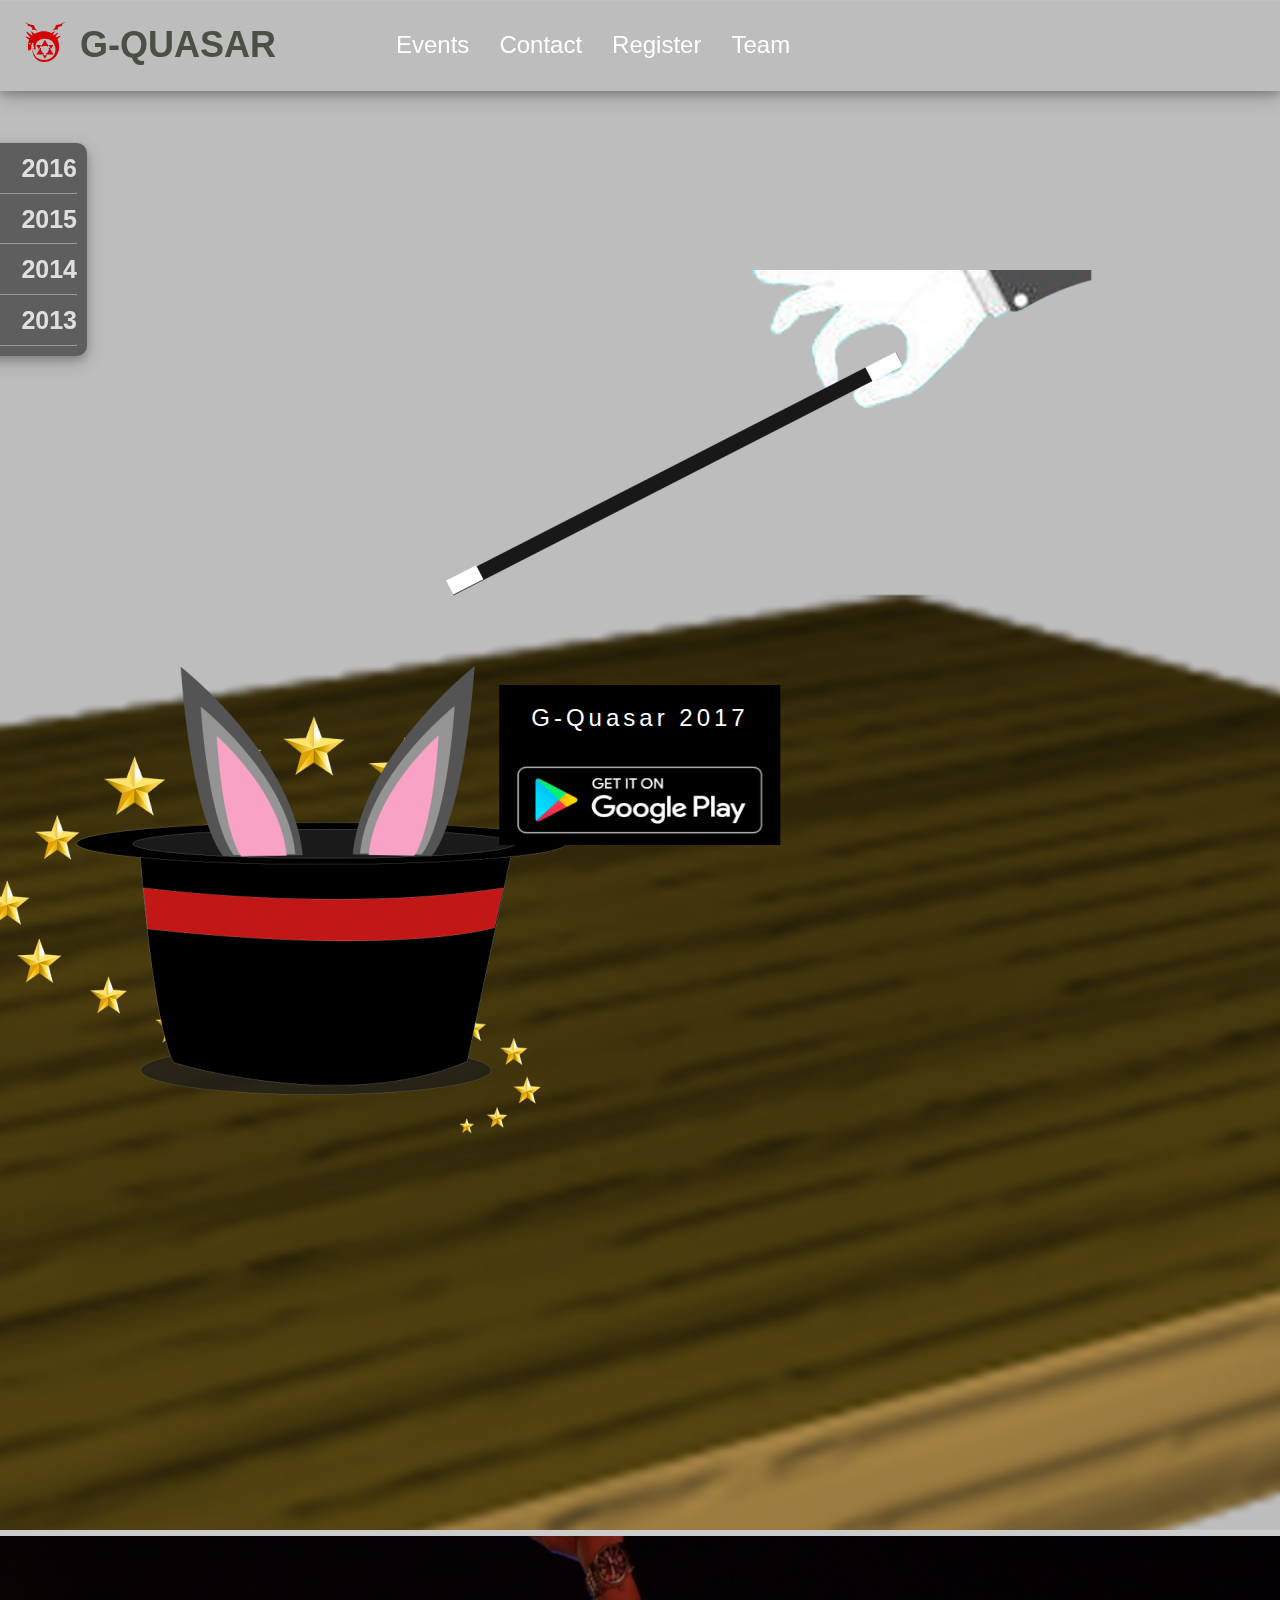
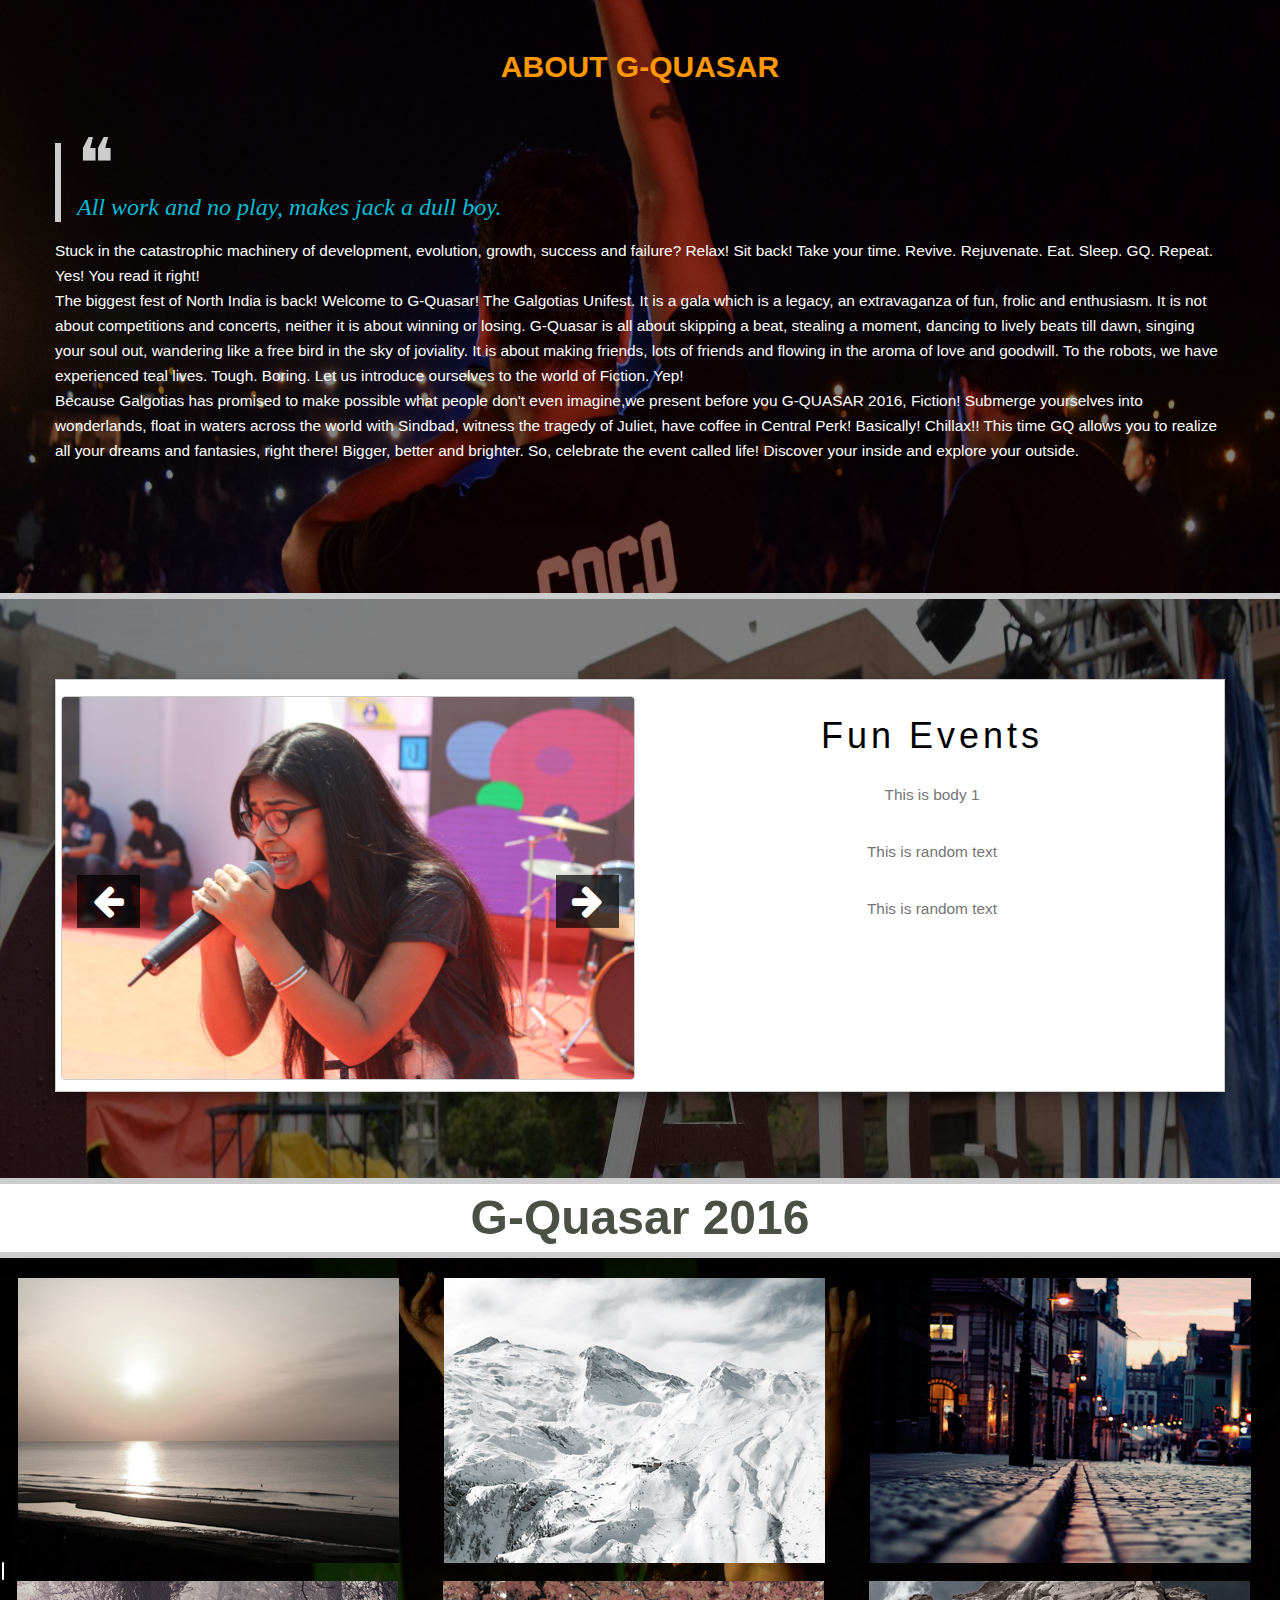
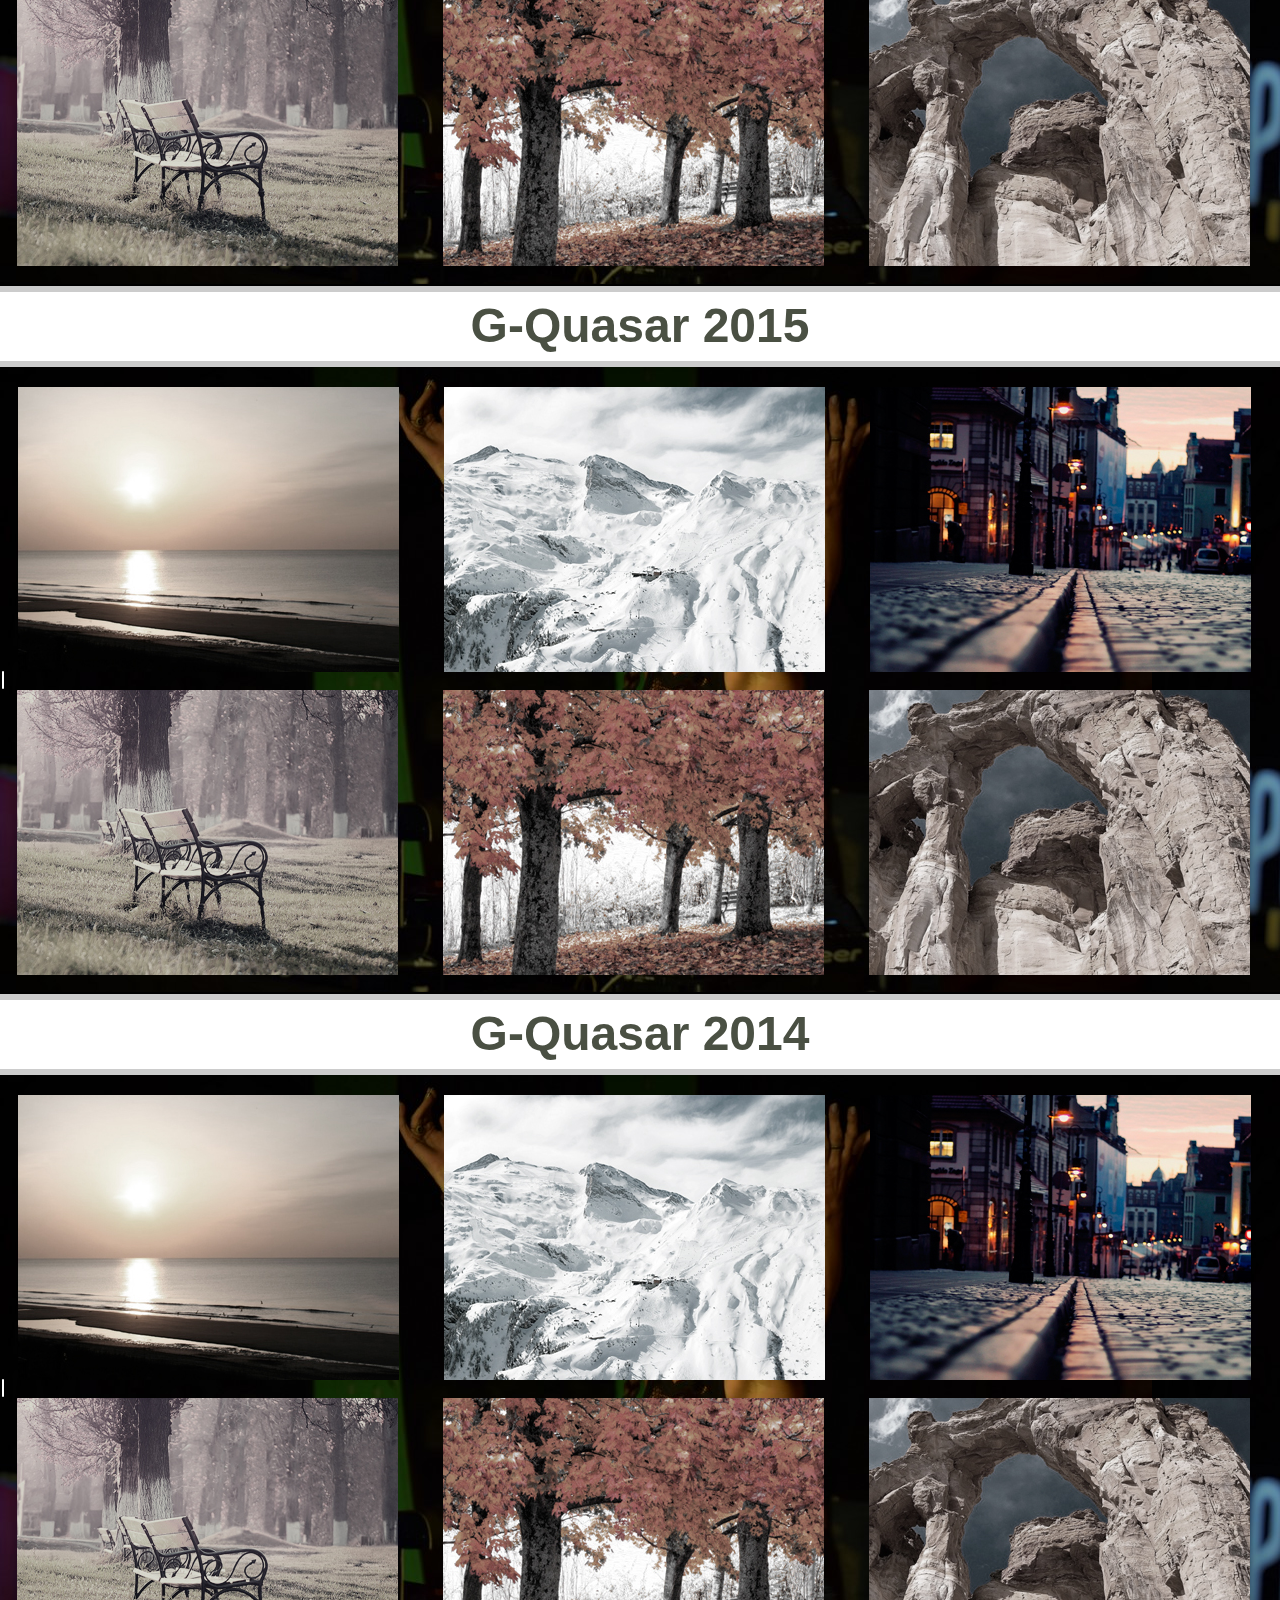
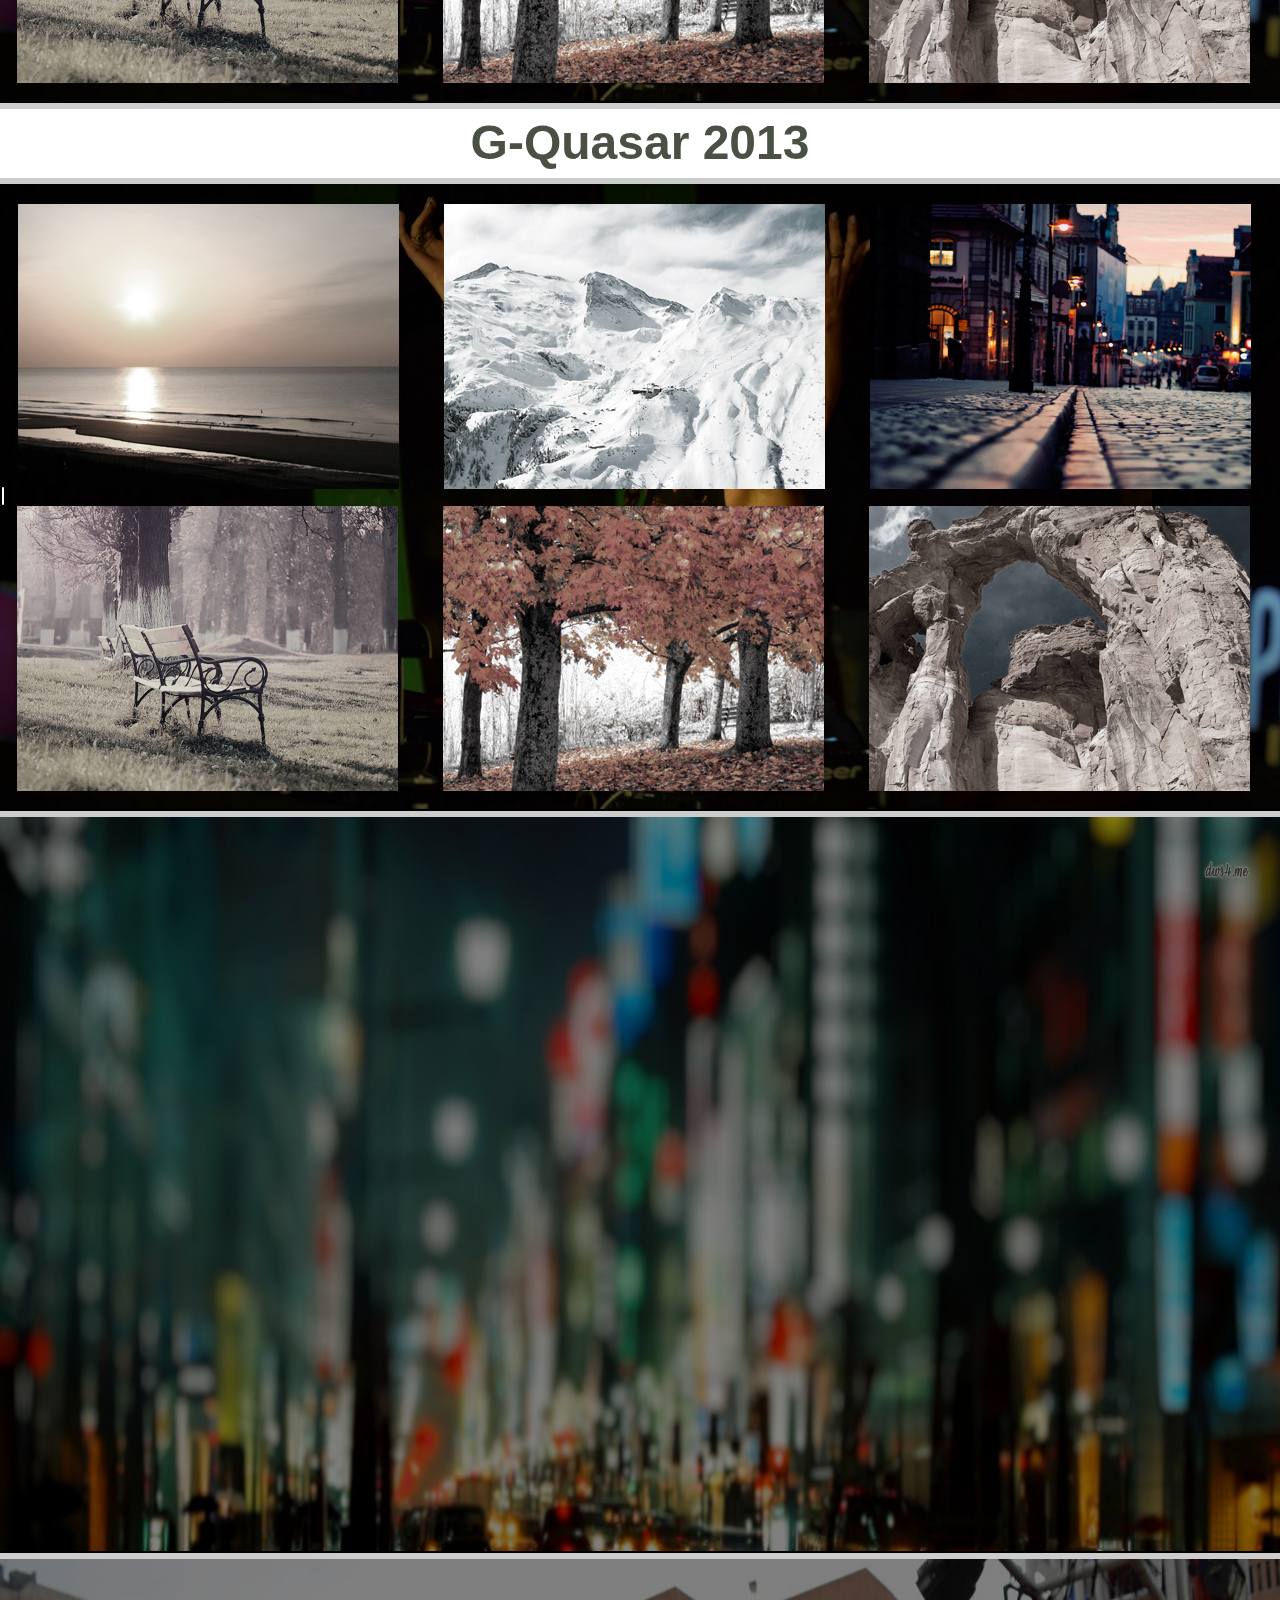
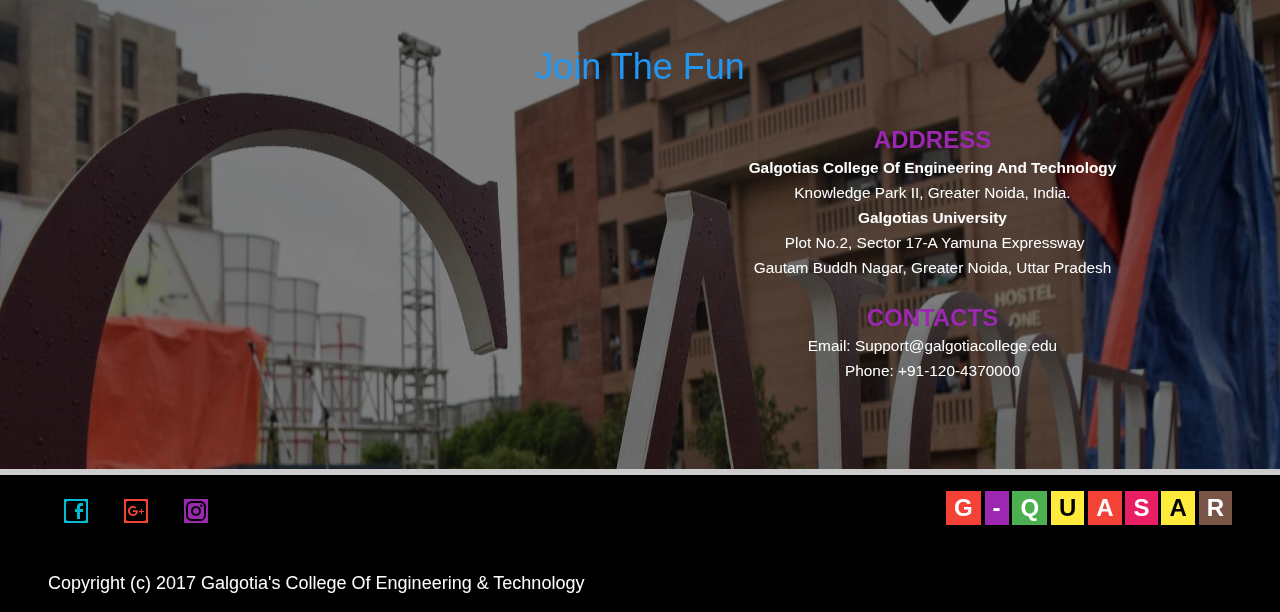
<file: index.html>
<!DOCTYPE html>
<html>
<head>
<meta http-equiv="X-UA-Compatible" content="IE=edge,chrome=1">
<meta name='viewport' content='width=device-width, initial-scale=1'>
  <title>G-Quasar 2017</title>
  <link rel="icon" href="assets/images/ico.png" type="image/x-icon">

   
  <link rel="stylesheet" href="assets/css/w3.min.css">
   <link rel="stylesheet" href="assets/css/style.css">
  <link rel="stylesheet" type="text/css" href="assets/css/main.min.css">
  <link rel="stylesheet" href="https://cdnjs.cloudflare.com/ajax/libs/font-awesome/4.7.0/css/font-awesome.min.css">
 <!--  <link rel="stylesheet" href="assets/css/bootstrap.min.css"> -->
    
  <link href="assets/css/scrolling-nav.css" rel="stylesheet">
  <script  src="assets/js/jqbs.min.js"></script>
<!--   <script  src="assets/js/bootstrap.min.js"></script> -->
</head>
<body  id="page-top" data-spy="scroll" data-target=".navbar-fixed-top">

    <!-- Navigation -->
    <nav class="navbar navbar-default navbar-fixed-top w3-card-4" style="background-color: rgba(0,0,0,0);border-color: rgba(0,0,0,0); " role="navigation">
    <img class="w3-left" src="assets/images/fma.svg" width="40" height="40" style="margin-left:25px;margin-top: 2px;" >
    <a class="navbar-brand page-scroll w3-xxlarge" style="font-family:sans-serif;font-weight: bold;color:#4A5043;" href="#page-top" >G-QUASAR</a>
        <div class="container">

            <div class="navbar-header page-scroll">

                <button type="button" class="navbar-toggle" data-toggle="collapse" data-target=".navbar-ex1-collapse">
                    <span class="sr-only">Toggle navigation</span>
                    <span class="icon-bar"></span>
                    <span class="icon-bar"></span>
                    <span class="icon-bar"></span>
                </button>

                
            </div>

            <!-- Collect the nav links, forms, and other content for toggling -->
            <div class="collapse navbar-collapse navbar-ex1-collapse">
                <ul class="nav navbar-nav" style="margin-left: 90px;">
                    <!-- Hidden li included to remove active class from about link when scrolled up past about section -->
                    <li class="hidden">
                        <a class="page-scroll w3-text-white w3-xlarge" href="#page-top"></a>
                    </li>
                    <li>
                        <a class="page-scroll w3-text-white w3-xlarge w3-hover-orange" href="./events.html">Events</a>
                    </li>
                    <li>
                        <a class="page-scroll w3-text-white w3-xlarge w3-hover-orange" href="./contact.html">Contact</a>
                    </li>
                    <li>
                        <a class="page-scroll w3-text-white w3-xlarge w3-hover-orange" href="./register.html">Register</a>
                    </li>
                    <li>
                        <a class="page-scroll w3-text-white w3-xlarge w3-hover-orange" href="./register.html">Team</a>
                    </li>
                </ul>
            </div>
            <!-- /.navbar-collapse -->
        </div>
        <!-- /.container -->
    </nav>

    <!-- Intro Section -->


<!-- animated loader -->
<div id="loader-wrapper">
<div class="spinner">
  <div class="rect1"></div>
  <div class="rect2"></div>
  <div class="rect3"></div>
  <div class="rect4"></div>
  <div class="rect5"></div>
</div>
</div>

<div id="hero" class="hero2 w3-display-container" >


<nav class="w3-hide-small w3-card-4" id="years_nav" style="z-index: 2000;">
        <ul id="menu_years">
          <li id="li2016" class="" onclick="$('li').removeClass('selected');$(this).addClass('selected');"><a id="a2016" href="#2016" style="font-family:sans-serif;font-weight: bold;color:#FFF;" >2016</a></li>
          <li  id="li2015" class="" onclick="$('li').removeClass('selected');$(this).addClass('selected');"><a id="a2015" href="#2015" style="font-family:sans-serif;font-weight: bold;color:#FFF;">2015</a></li>
          <li id="li2014" class="" onclick="$('li').removeClass('selected');$(this).addClass('selected');"><a id="a2014" href="#2014" style="font-family:sans-serif;font-weight: bold;color:#FFF;">2014</a></li>
          <li id="li2013" class="" onclick="$('li').removeClass('selected');$(this).addClass('selected');"><a id="a2013" href="#2013" style="font-family:sans-serif;font-weight: bold;color:#FFF;">2013</a></li>
        </ul>
</nav>


<div class="w3-display-middle w3-black  w3-animate-opacity" style="height:160px;min-width: 280px;"> 
 <span class="w3-padding-xlarge w3-xlarge w3-wide" style="z-index: -1;display: block;">G-Quasar 2017</span>
 <br>
 <img src="assets/images/android.png" id="" class=" w3-hover-cyan" style="z-index:1; height:100px;width: 100%;position: absolute;bottom: 0px;" >

</div>

<!-- 
 <span class=" w3-padding-xlarge w3-black w3-xlarge w3-wide w3-animate-opacity" style="position: fixed;top:65vh;left:40vw;z-index: -1;" data-type = "parallax" data-depth="0.20">G-Quasar 2017</span>

  <img src="assets/images/android.png" id="androidlogo" class="w3-black w3-padding-0 w3-wide w3-animate-opacity w3-hover-cyan" style="z-index:1;position: fixed;top:75vh;left:40vw; height: 80px;width: 275px" data-type = "parallax" data-depth="0.20"> -->


  <div class="layer layer-01" data-type = "parallax" data-depth="0.10"></div>
  <div class="layer layer-02"   data-type = "parallax" data-depth="0.15"></div>
  <div class="layer layer-03"  data-type = "parallax" data-depth="-0.25"></div>
  <div class="layer layer-04"  data-type = "parallax" data-depth="0.20"></div>
  <div class="layer layer-05"  data-type = "parallax" data-depth="0.90"></div>
</div>


<section class="content-2 col-3 mbr-parallax-background w3-topbar w3-bottombar" id="features1-3" style="background-image: url(assets/images/about.jpg);">
  <div class="mbr-overlay" style=" background-color: rgba(0,0, 0,0.5); height: 100%;width: 100%;"></div>

<div class="container" style="padding-top: 30px;padding-bottom: 60px;">


  <div style="width: 100%;"><h2 style="text-align: center;font-family:sans-serif;font-weight: bold;" class=" w3-text-orange w3-myfont ">ABOUT G-QUASAR</h2></div>

    <div class="w3-panel w3-leftbar " style=" margin-top:60px !important;">
      <p><span style="font-size:70px;line-height:0.6em;opacity:0.8">&#10077;</span><br>
      <i class="w3-serif w3-xlarge w3-text-cyan">All work and no play, makes jack a dull boy.</i></p>

    </div>
<p>
Stuck in the catastrophic machinery of development, evolution, growth, success and failure? Relax! Sit back! Take your time. Revive. Rejuvenate. Eat. Sleep. GQ. Repeat.</p>
<p>Yes! You read it right!</p>
<p>
The biggest fest of North India is back! Welcome to G-Quasar! The Galgotias Unifest. It is a gala which is a legacy, an extravaganza of fun, frolic and enthusiasm. It is not about competitions and concerts, neither it is about winning or losing. G-Quasar is all about skipping a beat, stealing a moment, dancing to lively beats till dawn, singing your soul out, wandering like a free bird in the sky of joviality. It is about making friends, lots of friends and flowing in the aroma of love and goodwill.
To the robots, we have experienced teal lives. Tough. Boring. Let us introduce ourselves to the world of Fiction. Yep!</p>
<p>
Because Galgotias has promised to make possible what people don't even imagine,we present before you G-QUASAR 2016, Fiction!
Submerge yourselves into wonderlands, float in waters across the world with Sindbad, witness the tragedy of Juliet, have coffee in Central Perk! Basically! Chillax!! This time GQ allows you to realize all your dreams and fantasies, right there! Bigger, better and brighter.
So, celebrate the event called life! Discover your inside and explore your outside.
</p>
</div>

    
</section>




 
<section class="content-2 col-3 mbr-parallax-background " id="features1-3" style="background-image: url(assets/images/galgotia.jpg);">
<div class="mbr-overlay" style=" background-color: rgba(0,0, 0,0.5); height: 100%;width: 100%;"></div>

<div class="container w3-padding-16">
<div class="w3-row w3-padding-0  w3-card w3-card-4 w3-white">

<div class="w3-col l6 w3-center w3-padding-16" style="padding-left: 5px;padding-right: 5px;">
<div class="w3-display-container ">
<img src="assets/images/4c.jpg" alt="Lights" class="w3-round w3-image w3-border w3-animate-opacity imgAnimate">
<img src="assets/images/2c.jpg" alt="Lights" class="w3-round w3-image w3-border w3-animate-opacity imgAnimate" style="display: none;">
<img src="assets/images/g2.jpg" alt="Lights" class="w3-round w3-image w3-border w3-animate-opacity imgAnimate" style="display: none;">
<div class="bLeft w3-display-left w3-container w3-xxlarge w3-text-white w3-margin w3-hover-grey" style="background-color: rgba(0,0,0,0.7);"><i class="fa fa-arrow-left"></i></div>
<div class="bRight w3-display-right w3-container w3-xxlarge w3-text-white w3-margin  w3-hover-grey" style="background-color: rgba(0,0,0,0.7);"><i class="fa fa-arrow-right"></i></div>
</div>
</div>

<div class="w3-col l6 w3-center w3-padding-16 w3-animate-opacity">
<div class="imgAnimateText">
<h1 class="w3-wide" id="title">Fun Events</h1>
<p class="w3-text-grey w3-padding-16" >This is body 1 </p>
<p class="w3-text-grey w3-padding-16" >This is random text</p>
<p class="w3-text-grey w3-padding-16" >This is random text</p>
</div>
<div class="imgAnimateText" style="display: none;">
<h1 class="w3-wide" id="title">Fun Events 2</h1>
<p class="w3-text-grey w3-padding-16" >This is body 2 </p>
<p class="w3-text-grey w3-padding-16" >This is random text</p>
<p class="w3-text-grey w3-padding-16" >This is random text</p>
</div>
<div class="imgAnimateText" style="display: none;">
<h1 class="w3-wide" id="title">Fun Events 3</h1>
<p class="w3-text-grey w3-padding-16" >This is body 3 </p>
<p class="w3-text-grey w3-padding-16" >This is random text</p>
<p class="w3-text-grey w3-padding-16" >This is random text</p>
</div>
</div>

</div>
</div>
</section>


 
 <div class="" style="background: url('assets/images/2c.jpg');" >
    <div class=" w3-margin-0 w3-white w3-padding-0 w3-topbar w3-bottombar" id="2016">
    <h1 class="w3-xxxlarge w3-center w3-padding-8 w3-margin-0" style="font-family:sans-serif;font-weight: bold;color:#4A5043;">G-Quasar 2016</h1>
  </div>
  <div style="padding-top: 20px;" id="d2016">

      <ul class="project-wrapper wow animated fadeInUp">
                            <a class="panel" name="link2011"></a>
              <li class="portfolio-item">
                <img class="boximg" src="assets/images/item.jpg" class="img-responsive" alt="gq17">
                <figcaption class="mask">
                  <h3>Habib</h3>
                  <p>2011</p>
                </figcaption>
                <ul class="external">
                  <li><a class="fancybox" title="Araund The world" data-fancybox-group="works" href="img/portfolio/item.jpg"><i class="fa fa-search"></i></a></li>
                  
                </ul>
              </li>
              
              <li class="portfolio-item">
                <img class="boximg" src="assets/images/item2.jpg" class="img-responsive" alt="Lorem Ipsum is simply dummy text of the printing and typesetting ndustry. ">
                <figcaption class="mask">
                  <h3>G-QUASAR</h3>
                  <p>2011</p>
                </figcaption>
                <ul class="external">
                  <li><a class="fancybox" title="Wall street" href="img/slider/banner.jpg" data-fancybox-group="works" ><i class="fa fa-search"></i></a></li>
                  
                </ul>
              </li>
              
              <li class="portfolio-item">
                <img class="boximg" src="assets/images/item3.jpg" class="img-responsive" alt="Lorem Ipsum is simply dummy text of the printing and typesetting ndustry. ">
                <figcaption class="mask">
                  <h3>G-QUASAR</h3>
                  <p>2011</p>
                </figcaption>
                <ul class="external">
                  <li><a class="fancybox" title="Behind The world" data-fancybox-group="works" href="img/portfolio/item3.jpg"><i class="fa fa-search"></i></a></li>
                  
                </ul>
              </li>
              
              <li class="portfolio-item">
                <img class="boximg" src="assets/images/item4.jpg" class="img-responsive" alt="Lorem Ipsum is simply dummy text of the printing and typesetting ndustry.">
                <figcaption class="mask">
                  <h3>G-QUASAR</h3>
                  <p>2011</p>
                </figcaption>
                <ul class="external">
                  <li><a class="fancybox" title="Wall street 4" data-fancybox-group="works" href="img/portfolio/item4.jpg"><i class="fa fa-search"></i></a></li>
                  
                </ul>
              </li>
              
              <li class="portfolio-item">
                <img class="boximg" src="assets/images/item5.jpg" class="img-responsive" alt="Lorem Ipsum is simply dummy text of the printing and typesetting ndustry. ">
                <figcaption class="mask">
                  <h3>G-QUASAR</h3>
                  <p>2011</p>
                </figcaption>
                <ul class="external">
                  <li><a class="fancybox" title="Wall street 5" data-fancybox-group="works" href="img/portfolio/item5.jpg"><i class="fa fa-search"></i></a></li>
                  
                </ul>
              </li>
              
              <li class="portfolio-item">
                <img class="boximg" src="assets/images/item6.jpg" class="img-responsive" alt="Lorem Ipsum is simply dummy text of the printing and typesetting ndustry. ">
                <figcaption class="mask">
        
                            <h3>G-QUASAR</h3>
                  <p>2011</p>
                                </figcaption>
                <ul class="external">
                  <li><a class="fancybox" title="Wall street 6" data-fancybox-group="works" href="img/portfolio/item6.jpg"><i class="fa fa-search"></i></a></li>



                                    

                  
                </ul>
              </li>
            </ul>
</div>



 </div>

  

 <section>
  </section>
 
 <div class="w3-margin-0" style="background: url('assets/images/2c.jpg'); " >
    <div class=" w3-margin-0 w3-white w3-padding-0 w3-topbar w3-bottombar" id="2015">
    <h1 class="w3-xxxlarge w3-center w3-padding-8 w3-margin-0" style="font-family:sans-serif;font-weight: bold;color:#4A5043;">G-Quasar 2015</h1>
  </div>
  <div style="padding-top: 20px;" id="d2015" >

      <ul class="project-wrapper wow animated fadeInUp">
                            <a class="panel" name="link2011"></a>
              <li class="portfolio-item">
                <img class="boximg" src="assets/images/item.jpg" class="img-responsive" alt="gq17">
                <figcaption class="mask">
                  <h3>Habib</h3>
                  <p>2011</p>
                </figcaption>
                <ul class="external">
                  <li><a class="fancybox" title="Araund The world" data-fancybox-group="works" href="img/portfolio/item.jpg"><i class="fa fa-search"></i></a></li>
                  
                </ul>
              </li>
              
              <li class="portfolio-item">
                <img class="boximg" src="assets/images/item2.jpg" class="img-responsive" alt="Lorem Ipsum is simply dummy text of the printing and typesetting ndustry. ">
                <figcaption class="mask">
                  <h3>G-QUASAR</h3>
                  <p>2011</p>
                </figcaption>
                <ul class="external">
                  <li><a class="fancybox" title="Wall street" href="img/slider/banner.jpg" data-fancybox-group="works" ><i class="fa fa-search"></i></a></li>
                  
                </ul>
              </li>
              
              <li class="portfolio-item">
                <img class="boximg" src="assets/images/item3.jpg" class="img-responsive" alt="Lorem Ipsum is simply dummy text of the printing and typesetting ndustry. ">
                <figcaption class="mask">
                  <h3>G-QUASAR</h3>
                  <p>2011</p>
                </figcaption>
                <ul class="external">
                  <li><a class="fancybox" title="Behind The world" data-fancybox-group="works" href="img/portfolio/item3.jpg"><i class="fa fa-search"></i></a></li>
                  
                </ul>
              </li>
              
              <li class="portfolio-item">
                <img class="boximg" src="assets/images/item4.jpg" class="img-responsive" alt="Lorem Ipsum is simply dummy text of the printing and typesetting ndustry.">
                <figcaption class="mask">
                  <h3>G-QUASAR</h3>
                  <p>2011</p>
                </figcaption>
                <ul class="external">
                  <li><a class="fancybox" title="Wall street 4" data-fancybox-group="works" href="img/portfolio/item4.jpg"><i class="fa fa-search"></i></a></li>
                  
                </ul>
              </li>
              
              <li class="portfolio-item">
                <img class="boximg" src="assets/images/item5.jpg" class="img-responsive" alt="Lorem Ipsum is simply dummy text of the printing and typesetting ndustry. ">
                <figcaption class="mask">
                  <h3>G-QUASAR</h3>
                  <p>2011</p>
                </figcaption>
                <ul class="external">
                  <li><a class="fancybox" title="Wall street 5" data-fancybox-group="works" href="img/portfolio/item5.jpg"><i class="fa fa-search"></i></a></li>
                  
                </ul>
              </li>
              
              <li class="portfolio-item">
                <img class="boximg" src="assets/images/item6.jpg" class="img-responsive" alt="Lorem Ipsum is simply dummy text of the printing and typesetting ndustry. ">
                <figcaption class="mask">
        
                            <h3>G-QUASAR</h3>
                  <p>2011</p>
                                </figcaption>
                <ul class="external">
                  <li><a class="fancybox" title="Wall street 6" data-fancybox-group="works" href="img/portfolio/item6.jpg"><i class="fa fa-search"></i></a></li>



                                    

                  
                </ul>
              </li>
            </ul>
</div>



 </div>




 <section>
  </section>
 
 <div class="" style="background: url('assets/images/2c.jpg');" >
    <div class=" w3-margin-0 w3-white w3-padding-0 w3-topbar w3-bottombar" id="2014">
    <h1 class="w3-xxxlarge w3-center w3-padding-8 w3-margin-0" style="font-family:sans-serif;font-weight: bold;color:#4A5043;">G-Quasar 2014</h1>
  </div>
  <div style="padding-top: 20px;" id="d2014">

      <ul class="project-wrapper wow animated fadeInUp">
                            <a class="panel" name="link2011"></a>
              <li class="portfolio-item">
                <img class="boximg" src="assets/images/item.jpg" class="img-responsive" alt="gq17">
                <figcaption class="mask">
                  <h3>Habib</h3>
                  <p>2011</p>
                </figcaption>
                <ul class="external">
                  <li><a class="fancybox" title="Araund The world" data-fancybox-group="works" href="img/portfolio/item.jpg"><i class="fa fa-search"></i></a></li>
                  
                </ul>
              </li>
              
              <li class="portfolio-item">
                <img class="boximg" src="assets/images/item2.jpg" class="img-responsive" alt="Lorem Ipsum is simply dummy text of the printing and typesetting ndustry. ">
                <figcaption class="mask">
                  <h3>G-QUASAR</h3>
                  <p>2011</p>
                </figcaption>
                <ul class="external">
                  <li><a class="fancybox" title="Wall street" href="img/slider/banner.jpg" data-fancybox-group="works" ><i class="fa fa-search"></i></a></li>
                  
                </ul>
              </li>
              
              <li class="portfolio-item">
                <img class="boximg" src="assets/images/item3.jpg" class="img-responsive" alt="Lorem Ipsum is simply dummy text of the printing and typesetting ndustry. ">
                <figcaption class="mask">
                  <h3>G-QUASAR</h3>
                  <p>2011</p>
                </figcaption>
                <ul class="external">
                  <li><a class="fancybox" title="Behind The world" data-fancybox-group="works" href="img/portfolio/item3.jpg"><i class="fa fa-search"></i></a></li>
                  
                </ul>
              </li>
              
              <li class="portfolio-item">
                <img class="boximg" src="assets/images/item4.jpg" class="img-responsive" alt="Lorem Ipsum is simply dummy text of the printing and typesetting ndustry.">
                <figcaption class="mask">
                  <h3>G-QUASAR</h3>
                  <p>2011</p>
                </figcaption>
                <ul class="external">
                  <li><a class="fancybox" title="Wall street 4" data-fancybox-group="works" href="img/portfolio/item4.jpg"><i class="fa fa-search"></i></a></li>
                  
                </ul>
              </li>
              
              <li class="portfolio-item">
                <img class="boximg" src="assets/images/item5.jpg" class="img-responsive" alt="Lorem Ipsum is simply dummy text of the printing and typesetting ndustry. ">
                <figcaption class="mask">
                  <h3>G-QUASAR</h3>
                  <p>2011</p>
                </figcaption>
                <ul class="external">
                  <li><a class="fancybox" title="Wall street 5" data-fancybox-group="works" href="img/portfolio/item5.jpg"><i class="fa fa-search"></i></a></li>
                  
                </ul>
              </li>
              
              <li class="portfolio-item">
                <img class="boximg" src="assets/images/item6.jpg" class="img-responsive" alt="Lorem Ipsum is simply dummy text of the printing and typesetting ndustry. ">
                <figcaption class="mask">
        
                            <h3>G-QUASAR</h3>
                  <p>2011</p>
                                </figcaption>
                <ul class="external">
                  <li><a class="fancybox" title="Wall street 6" data-fancybox-group="works" href="img/portfolio/item6.jpg"><i class="fa fa-search"></i></a></li>



                                    

                  
                </ul>
              </li>
            </ul>
</div>



 </div>



 <section>
  </section>
 
<div class="" style="background: url('assets/images/2c.jpg');" >
    <div class=" w3-margin-0 w3-white w3-padding-0 w3-topbar w3-bottombar" id="2013">
    <h1 class="w3-xxxlarge w3-center w3-padding-8 w3-margin-0" style="font-family:sans-serif;font-weight: bold;color:#4A5043;">G-Quasar 2013</h1>
  </div>
  <div style="padding-top: 20px;" id="d2013">

      <ul class="project-wrapper wow animated fadeInUp">
                            <a class="panel" name="link2011"></a>
              <li class="portfolio-item">
                <img class="boximg" src="assets/images/item.jpg" class="img-responsive" alt="gq17">
                <figcaption class="mask">
                  <h3>Habib</h3>
                  <p>2011</p>
                </figcaption>
                <ul class="external">
                  <li><a class="fancybox" title="Araund The world" data-fancybox-group="works" href="img/portfolio/item.jpg"><i class="fa fa-search"></i></a></li>
                  
                </ul>
              </li>
              
              <li class="portfolio-item">
                <img class="boximg" src="assets/images/item2.jpg" class="img-responsive" alt="Lorem Ipsum is simply dummy text of the printing and typesetting ndustry. ">
                <figcaption class="mask">
                  <h3>G-QUASAR</h3>
                  <p>2011</p>
                </figcaption>
                <ul class="external">
                  <li><a class="fancybox" title="Wall street" href="img/slider/banner.jpg" data-fancybox-group="works" ><i class="fa fa-search"></i></a></li>
                  
                </ul>
              </li>
              
              <li class="portfolio-item">
                <img class="boximg" src="assets/images/item3.jpg" class="img-responsive" alt="Lorem Ipsum is simply dummy text of the printing and typesetting ndustry. ">
                <figcaption class="mask">
                  <h3>G-QUASAR</h3>
                  <p>2011</p>
                </figcaption>
                <ul class="external">
                  <li><a class="fancybox" title="Behind The world" data-fancybox-group="works" href="img/portfolio/item3.jpg"><i class="fa fa-search"></i></a></li>
                  
                </ul>
              </li>
              
              <li class="portfolio-item">
                <img class="boximg" src="assets/images/item4.jpg" class="img-responsive" alt="Lorem Ipsum is simply dummy text of the printing and typesetting ndustry.">
                <figcaption class="mask">
                  <h3>G-QUASAR</h3>
                  <p>2011</p>
                </figcaption>
                <ul class="external">
                  <li><a class="fancybox" title="Wall street 4" data-fancybox-group="works" href="img/portfolio/item4.jpg"><i class="fa fa-search"></i></a></li>
                  
                </ul>
              </li>
              
              <li class="portfolio-item">
                <img class="boximg" src="assets/images/item5.jpg" class="img-responsive" alt="Lorem Ipsum is simply dummy text of the printing and typesetting ndustry. ">
                <figcaption class="mask">
                  <h3>G-QUASAR</h3>
                  <p>2011</p>
                </figcaption>
                <ul class="external">
                  <li><a class="fancybox" title="Wall street 5" data-fancybox-group="works" href="img/portfolio/item5.jpg"><i class="fa fa-search"></i></a></li>
                  
                </ul>
              </li>
              
              <li class="portfolio-item">
                <img class="boximg" src="assets/images/item6.jpg" class="img-responsive" alt="Lorem Ipsum is simply dummy text of the printing and typesetting ndustry. ">
                <figcaption class="mask">
        
                            <h3>G-QUASAR</h3>
                  <p>2011</p>
                                </figcaption>
                <ul class="external">
                  <li><a class="fancybox" title="Wall street 6" data-fancybox-group="works" href="img/portfolio/item6.jpg"><i class="fa fa-search"></i></a></li>



                                    

                  
                </ul>
              </li>
            </ul>
</div>



 </div>



 <section>
  </section>
 

<section class="content-2 col-3 mbr-parallax-background w3-topbar" id="features1-3" style="background-image: url(assets/images/sponsors.jpg);">
  <div class="mbr-overlay" style=" background-color: rgba(0,0, 0,0.5); height: 100%;width: 100%;"></div>

<div class="container" style="height: 600px;">

 
 
</div>

    
</section>




<section>
</section>


<section class="content-2 col-3 mbr-parallax-background w3-topbar w3-bottombar" id="features1-3" style="background-image: url(assets/images/galgotia.jpg);">
  <div class="mbr-overlay" style=" background-color: rgba(0,0, 0,0.5); height: 100%;width: 100%;"></div>

<div class="container" style="">

 <h1 class="w3-center w3-margin w3-padding w3-text-blue" style="font-family:sans-serif;">Join The Fun</h1>
 <div class="w3-row">

 <div class="w3-col l6 w3-center w3-padding-16">

<!-- <script src='https://maps.googleapis.com/maps/api/js'></script><div  style='border: 2px solid black; border-radius: 10px;width: 100%;'><div id='gmap_canvas' style='border-radius: 10px;width: 100%;height: 280px;'></div><style>#gmap_canvas img{max-width:none!important;background:none!important}</style></div><script type='text/javascript'>function init_map(){var myOptions = {zoom:16,center:new google.maps.LatLng(28.4562316,77.49930740000002),mapTypeId: google.maps.MapTypeId.ROADMAP};map = new google.maps.Map(document.getElementById('gmap_canvas'), myOptions);marker = new google.maps.Marker({map: map,position: new google.maps.LatLng(28.4562316,77.49930740000002)});infowindow = new google.maps.InfoWindow({content:'<strong>Galgotia College</strong><br>Galgotia College<br>'});google.maps.event.addListener(marker, 'click', function(){infowindow.open(map,marker);});infowindow.open(map,marker);}google.maps.event.addDomListener(window, 'load', init_map);</script> -->



</div>
<div class="w3-col l6 w3-center location w3-padding-16">

<p class="mbr-contacts__text"><strong class="w3-xlarge w3-hover-pink w3-text-purple" style="font-family:sans-serif;font-weight: bold;">ADDRESS</strong><br><b>Galgotias College Of Engineering And Technology</b><br> Knowledge Park II, Greater Noida, India.<br><b>Galgotias University</b><br>&nbsp;Plot No.2, Sector 17-A Yamuna Expressway</p><p> Gautam Buddh Nagar, Greater Noida, Uttar Pradesh<br><br>
<strong class="w3-xlarge w3-hover-pink w3-text-purple" style="font-family:sans-serif;font-weight: bold;">CONTACTS</strong><br>
Email: Support@galgotiacollege.edu<br>
Phone: +91-120-4370000</p>
</div>
</div>


 
</div>

    
</section>





<div class="w3-row w3-black w3-padding"  style="z-index: 500;">

<div class="w3-container w3-twothird">
        
    <div class="w3-container">
        <svg class="w3-cyan w3-margin w3-hover-sepia" style="width:24px;height:24px;" viewBox="0 0 24 24">
        <path fill="#000000" d="M19,4V7H17A1,1 0 0,0 16,8V10H19V13H16V20H13V13H11V10H13V7.5C13,5.56 14.57,4 16.5,4M20,2H4A2,2 0 0,0 2,4V20A2,2 0 0,0 4,22H20A2,2 0 0,0 22,20V4C22,2.89 21.1,2 20,2Z" />
    </svg>

    <svg class="w3-red w3-margin w3-hover-sepia" style="width:24px;height:24px" viewBox="0 0 24 24">
        <path fill="#000000" d="M20,2A2,2 0 0,1 22,4V20A2,2 0 0,1 20,22H4A2,2 0 0,1 2,20V4C2,2.89 2.9,2 4,2H20M20,12H18V10H17V12H15V13H17V15H18V13H20V12M9,11.29V13H11.86C11.71,13.71 11,15.14 9,15.14C7.29,15.14 5.93,13.71 5.93,12C5.93,10.29 7.29,8.86 9,8.86C10,8.86 10.64,9.29 11,9.64L12.36,8.36C11.5,7.5 10.36,7 9,7C6.21,7 4,9.21 4,12C4,14.79 6.21,17 9,17C11.86,17 13.79,15 13.79,12.14C13.79,11.79 13.79,11.57 13.71,11.29H9Z" />
    </svg>

    <svg class="w3-purple w3-margin w3-hover-sepia"  style="width:24px;height:24px" viewBox="0 0 24 24">
        <path fill="#000000" d="M7.8,2H16.2C19.4,2 22,4.6 22,7.8V16.2A5.8,5.8 0 0,1 16.2,22H7.8C4.6,22 2,19.4 2,16.2V7.8A5.8,5.8 0 0,1 7.8,2M7.6,4A3.6,3.6 0 0,0 4,7.6V16.4C4,18.39 5.61,20 7.6,20H16.4A3.6,3.6 0 0,0 20,16.4V7.6C20,5.61 18.39,4 16.4,4H7.6M17.25,5.5A1.25,1.25 0 0,1 18.5,6.75A1.25,1.25 0 0,1 17.25,8A1.25,1.25 0 0,1 16,6.75A1.25,1.25 0 0,1 17.25,5.5M12,7A5,5 0 0,1 17,12A5,5 0 0,1 12,17A5,5 0 0,1 7,12A5,5 0 0,1 12,7M12,9A3,3 0 0,0 9,12A3,3 0 0,0 12,15A3,3 0 0,0 15,12A3,3 0 0,0 12,9Z" />
    </svg>
    </div>

    </br>



    <div class="w3-container">
        <h4 style="font-family:sans-serif;">Copyright (c) 2017 Galgotia's College Of Engineering &amp; Technology</h4>
    </div>

</div>


<div class="w3-container w3-third">

        <div class="w3-container w3-black w3-right w3-padding" style="right: 0px;bottom: 0px;height: 120px;">
              <span class="w3-tag w3-xlarge  w3-red w3-hover-green" style="font-family:sans-serif;font-weight: bold;">G</span>
              <span class="w3-tag w3-xlarge w3-hover-pink w3-purple " style="font-family:sans-serif;font-weight: bold;">-</span>
              <span class="w3-tag w3-xlarge w3-hover-yellow w3-green" style="font-family:sans-serif;font-weight: bold;">Q</span>
              <span class="w3-tag w3-xlarge w3-yellow w3-hover-grey" style="font-family:sans-serif;font-weight: bold;">U</span>
              <!-- <span class="w3-tag  w3-text-blue w3-hover-pink">L</span> -->
              <span class="w3-tag w3-xlarge w3-red w3-hover-green" style="font-family:sans-serif;font-weight: bold;">A</span>
              <span class="w3-tag w3-xlarge w3-pink w3-hover-sepia" style="font-family:sans-serif;font-weight: bold;">S</span>
              <span class="w3-tag w3-xlarge w3-yellow w3-hover-purple" style="font-family:sans-serif;font-weight: bold;">A</span>
              <span class="w3-tag w3-xlarge w3-brown w3-hover-orange" style="font-family:sans-serif;font-weight: bold;">R</span>
      </div>





  </div>
</div>



<script src="assets/js/progresssmordernizer.min.js"></script>
<!-- <script src="assets/js/modernizr.js"></script> -->
<script type="text/javascript">
  Pace.start();
  var touch = Modernizr.touch;
  var date=new Date();
  var time=date.getTime();

</script>

<!-- 
<script src="assets/js/jquery.imageScroll.min.js"></script>
 --> <script src="assets/js/jquery.parallax.js"></script>
<script src="assets/js/jquery.easing.min.min.js"></script>
 <script src="assets/js/script.js"></script>
<!-- <script src="assets/js/scrolling-nav.js"></script> -->
<!-- <script src="assets/js/jquery.fancybox.pack.js"></script> -->  
  <script  src="assets/js/detectmobilebrowser.js"></script> 
<script type="text/javascript">




  
  $(window).on("load",function(){
      Pace.stop();
      $("#loader-wrapper").fadeOut();
      // $("#main-container").fadeIn();
      //document.getElementById("top").click();
  });




$(document).ready(function(){


var hero2=document.getElementsByClassName("hero2");
  if(jQuery.browser.mobile){
      hero2[0].style.height="100vh";
      layers = hero2[0].querySelectorAll("[data-type='parallax']");
      for (i = 0, len = layers.length; i < len; i++) {
          $(layers[i]).css('display','none');
      }
      
      $("#hero").css('background-image',"url('assets/images/sponsors.jpg')");
    }



     if ($.fn.parallax){
            $(window).on('message', function(event){
                if ('destroy.parallax' === event.originalEvent.data.type){
                    $('[data-parallax-id="' + event.originalEvent.data.id + '"]')
                        .removeClass('mbr-added')
                        .parallax('destroy');
                }
            });
            $(document).on('add.cards change.cards', function(event){
                $(event.target).outerFind('.mbr-parallax-background:not(.mbr-added)').each(function(){
                    $(this).addClass('mbr-added');
                    if (!$.isMobile()){
                        $(this).attr('data-parallax-id', ('' + Math.random()).replace(/\D/g, '')).parallax('50%', 0.3, true);
                    }
                });
            });
        }





// var myIndex = 0;
// var myIndex2=0;
// carousel();
// carousel2();
// function carousel() {
//     var i;
//     var x = document.getElementsByClassName("mySlides");
//     for (i = 0; i < x.length; i++) {
//        x[i].style.display = "none";
//     }
//     myIndex++;
//     if (myIndex > x.length) {myIndex = 1}
//     x[myIndex-1].style.display = "block";
//     setTimeout(carousel, 2000); // Change image every 2 seconds
// }
// function carousel2() {
//     var j;
//     var gx = document.getElementsByClassName("mySlides1");
//     for (j = 0; j < gx.length; j++) {
//        gx[j].style.display = "none";
//     }
//     myIndex2++;
//     if (myIndex2 > gx.length) {myIndex2 = 1}
//     gx[myIndex2-1].style.display = "block";
//     setTimeout(carousel2, 2000); // Change image every 2 seconds
// }


  
// $('.img-holder').imageScroll();



var iIndex=0;
var imgAnimate=document.getElementsByClassName('imgAnimate');
var imgAnimateText=document.getElementsByClassName('imgAnimateText');
$(".bLeft").on('click',function(){
  console.log(iIndex);
  imgAnimate[iIndex].style.display='none';
  imgAnimateText[iIndex].style.display='none';
  if(iIndex==0){
    iIndex=imgAnimate.length;
  }
  imgAnimateText[--iIndex].style.display='block';
  imgAnimate[iIndex].style.display='block';
  
  
});

$(".bRight").on('click',function(){
    console.log(iIndex);

  imgAnimate[iIndex].style.display='none'; 
  imgAnimateText[iIndex].style.display='none';
  if(iIndex==imgAnimate.length-1){
    iIndex=-1;
  }
  imgAnimate[++iIndex].style.display='block';
  imgAnimateText[iIndex].style.display='block';
  
});




$.fn.isOnScreen = function(){
    
    var win = $(window);
    
    var viewport = {
        top : win.scrollTop(),
        left : win.scrollLeft()
    };

    viewport.right = viewport.left + win.width();
    viewport.bottom = viewport.top + win.height();
    var bounds = this.offset();
    bounds.right = bounds.left + this.outerWidth();
    bounds.bottom = bounds.top + this.outerHeight();
    return (!(viewport.right < bounds.left || viewport.left > bounds.right || viewport.bottom < bounds.top || viewport.top > bounds.bottom));
   
};



function removeSelectedClass(){
  $('#li2016').removeClass('selected');
  $('#li2015').removeClass('selected');
  $('#li2014').removeClass('selected');
  $('#li2013').removeClass('selected');
}




var d2016=document.getElementById("d2016");
var d2015=document.getElementById("d2015");
var d2014=document.getElementById("d2014");
var d2013=document.getElementById("d2013");

$(window).scroll(function(event) {



    //this is for the reveal effect   
   
      if(d2016.getBoundingClientRect().top<200 && d2016.getBoundingClientRect().bottom>150){
        removeSelectedClass();
        $("#li2016").addClass('selected');
      }else if(d2015.getBoundingClientRect().top<200 && d2015.getBoundingClientRect().bottom>150){
        removeSelectedClass();
        $("#li2015").addClass('selected');
      }else if(d2014.getBoundingClientRect().top<200 && d2014.getBoundingClientRect().bottom>150){
        removeSelectedClass();
        $("#li2014").addClass('selected');
      }else if(d2013.getBoundingClientRect().top<200 && d2013.getBoundingClientRect().bottom>150){
        removeSelectedClass();
        $("#li2013").addClass('selected');
      }else{
        removeSelectedClass();
      }




      var parallax = document.querySelectorAll(".parallax"),
      speed = 0.5;

  
    [].slice.call(parallax).forEach(function(el,i){

      var windowYOffset = window.pageYOffset,
          elBackgrounPos = "50% " + (windowYOffset * speed) + "px";

      el.style.backgroundPosition = elBackgrounPos;


    });




   

     

    if(!jQuery.browser.mobile){


          var hero2=document.getElementsByClassName("hero2");

      
         window.requestAnimationFrame(function(){

          for(var i=0;i<hero2.length;i++){
          var rect = hero2[i].getBoundingClientRect();
          if($(hero2[i]).isOnScreen() == true){
            if(i==0){
          
              setScroll(i, this.pageYOffset);
              // console.log(this.pageYOffset);
              
            //setScroll(i, window.innerHeight- rect.top );  
            }
            
          }
          }
        });

    }


    





});



$("#years_nav").on('click', 'a', function(event){
    event.preventDefault();

    $('html, body').animate({
        scrollTop: $( $.attr(this, 'href') ).offset().top
    }, 600);
});







function setScroll(e,d){



  var hero2=document.getElementsByClassName("hero2");
         
    //  var holder=document.getElementById("hero");
      layers = hero2[e].querySelectorAll("[data-type='parallax']");
      for (i = 0, len = layers.length; i < len; i++) {
        layer = layers[i];
        depth = layer.getAttribute('data-depth');
        if(d>=400 && i==2){
          layer.setAttribute('data-depth','-0.70');
          depth=Math.abs(depth);
          movement=-((d-350)*depth)+100;
          // console.log(movement);
        }else{
          if(i==2 && d<400){
            layer.setAttribute('data-depth','-0.25');
            depth = layer.getAttribute('data-depth');
          }
          movement = -(d * depth);  
        }
        
        translate3d = 'translate3d(0, ' + movement + 'px, 0)';
        layer.style['-webkit-transform'] = translate3d;
        layer.style['-moz-transform'] = translate3d;
        layer.style['-ms-transform'] = translate3d;
        layer.style['-o-transform'] = translate3d;
        layer.style.transform = translate3d;
      }




}



$(".fancybox").fancybox({
    padding: 0,

    openEffect : 'elastic',
    openSpeed  : 650,

    closeEffect : 'elastic',
    closeSpeed  : 550,

    closeClick : true,
      
    beforeShow: function () {
      this.title = $(this.element).attr('title');
      this.title = '<h3>' + this.title + '</h3>' + '<p>' + $(this.element).parents('.portfolio-item').find('img').attr('alt') + '</p>';
    },
    
    helpers : {
      title : { 
        type: 'inside' 
      },
      overlay : {
        css : {
          'background' : 'rgba(0,0,0,0.8)'
        }
      }
    }
  });
$(".fancybox").fancybox();

});


</script>
</body>



</html>
</file>
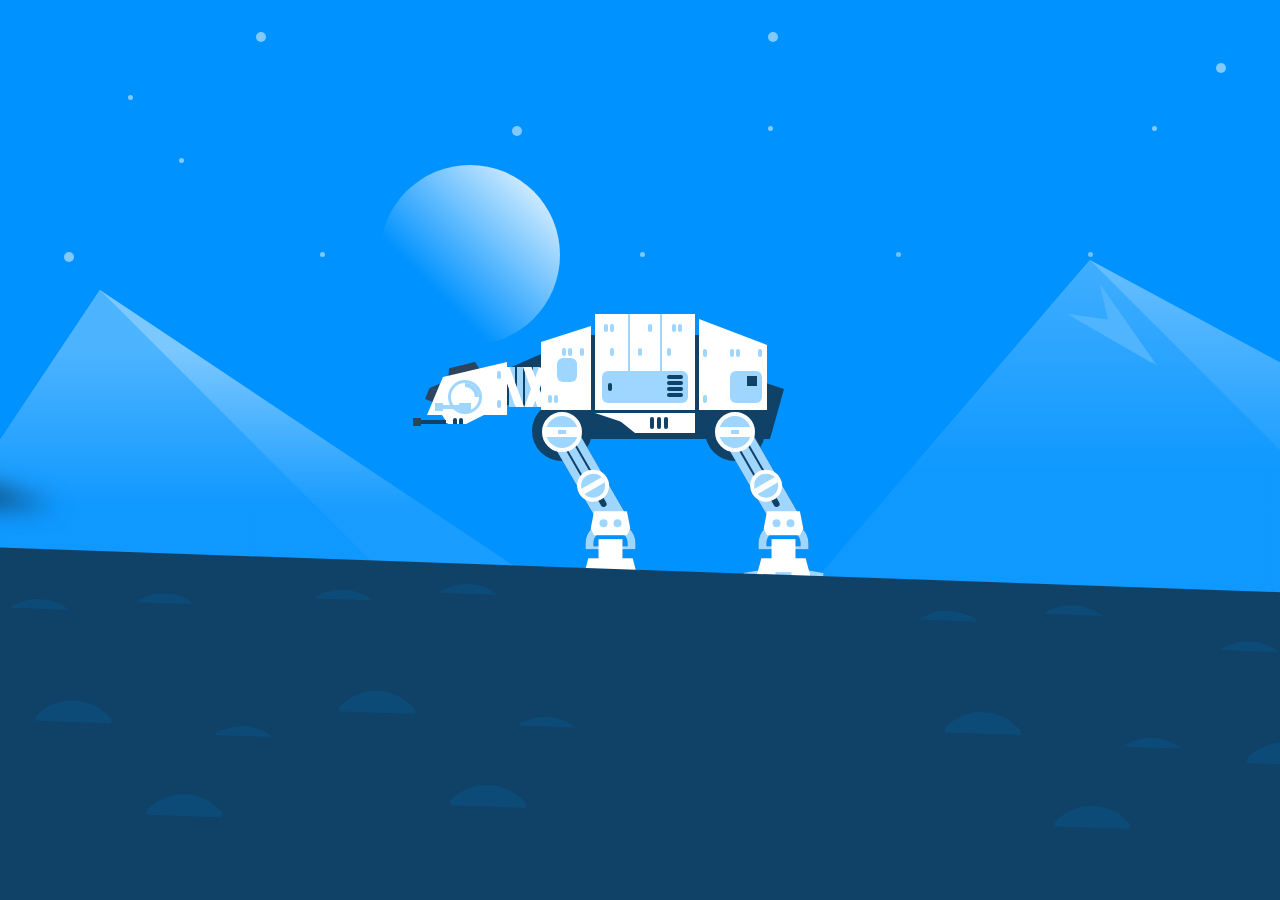
<file: starwars.html>
<!DOCTYPE html>
<!-- saved from url=(0038)http://gquasar.in/Events/starwars.html -->
<html><head><meta http-equiv="Content-Type" content="text/html; charset=windows-1252">

  <link rel="stylesheet" href="./starwars_files/animate.min.css">
  <link rel="stylesheet" href="./starwars_files/style.css">
  <link rel="stylesheet" href="./starwars_files/mbr-additional.css" type="text/css">
 
<style>
* {
  -khtml-box-sizing: border-box;
  -ms-box-sizing: border-box;
  box-sizing: border-box;
  *behavior: url(js/libs/boxsizing.htc);
}
body{
margin:0px;
}
html,
body {
  width: 100%;
  height: 100%;
}
body {
  margin: 0;
  line-height: 1;
  color: #000000;
  background: #0092ff;
}
section {
  position: relative;
  width: 100%;
  height: 100%;
  min-height: 500px;
  overflow: hidden;
}
.bg {
  position: absolute;
  left: 0;
  top: 0;
  width: 100%;
  height: 70%;
  z-index: 1;
}
.bg .star {
  position: absolute;
  width: 10px;
  height: 10px;
  border-radius: 6px;
  background: #ffffff;
  opacity: 0.5;
  filter: alpha(opacity=50);
}
.bg .star-small {
  position: absolute;
  width: 5px;
  height: 5px;
  border-radius: 3px;
  background: #ffffff;
  opacity: 0.5;
  filter: alpha(opacity=50);
}
.bg .star-1 {
  left: 5%;
  top: 40%;
}
.bg .star-2 {
  left: 20%;
  top: 5%;
}
.bg .star-3 {
  left: 40%;
  top: 20%;
}
.bg .star-4 {
  left: 60%;
  top: 5%;
}
.bg .star-5 {
  left: 80%;
  top: 60%;
}
.bg .star-6 {
  left: 95%;
  top: 10%;
}
.bg .star-small-1 {
  left: 10%;
  top: 15%;
}
.bg .star-small-2 {
  left: 14%;
  top: 25%;
}
.bg .star-small-3 {
  left: 8%;
  top: 60%;
}
.bg .star-small-4 {
  left: 25%;
  top: 40%;
}
.bg .star-small-5 {
  left: 18%;
  top: 75%;
}
.bg .star-small-6 {
  left: 50%;
  top: 40%;
}
.bg .star-small-7 {
  left: 60%;
  top: 20%;
}
.bg .star-small-8 {
  left: 70%;
  top: 40%;
}
.bg .star-small-9 {
  left: 90%;
  top: 20%;
}
.bg .star-small-10 {
  left: 85%;
  top: 40%;
}
.moon {
  position: absolute;
  left: 50%;
  top: 25%;
  margin: -60px 0 0 -260px;
  width: 180px;
  height: 180px;
  border-radius: 90px;
  background: -webkit-gradient(linear, left top, right bottom, color-stop(0%, #ffffff), color-stop(1%, rgba(255, 255, 255, 0.99)), color-stop(70%, rgba(255, 255, 255, 0)));
  background: -webkit-linear-gradient(-45deg, #ffffff 0%, rgba(255, 255, 255, 0.99) 1%, rgba(255, 255, 255, 0) 70%);
  background: -webkit-linear-gradient(315deg, #ffffff 0%, rgba(255, 255, 255, 0.99) 1%, rgba(255, 255, 255, 0) 70%);
  background: linear-gradient(135deg, #ffffff 0%, rgba(255, 255, 255, 0.99) 1%, rgba(255, 255, 255, 0) 70%);
  -webkit-transform: rotate(90deg);
  transform: rotate(90deg);
  z-index: 5;
}
.mountain-first {
  position: absolute;
  left: 0;
  top: 50%;
  margin-top: -260px;
  width: 550px;
  height: 400px;
  z-index: 1;
}
.mountain-first:before {
  content: '';
  position: absolute;
  left: -100px;
  bottom: 0;
  width: 0;
  height: 0;
  border-style: solid;
  border-width: 0 300px 300px 200px;
  border-color: transparent transparent #4cb3ff transparent;
  z-index: 2;
}
.mountain-first:after {
  content: '';
  position: absolute;
  left: 0;
  bottom: 0;
  width: 100%;
  height: 60%;
  background: -webkit-gradient(linear, left top, left bottom, color-stop(0%, rgba(125, 185, 232, 0)), color-stop(65%, #0092ff));
  background: -webkit-linear-gradient(top, rgba(125, 185, 232, 0) 0%, #0092ff 65%);
  background: linear-gradient(to bottom, rgba(125, 185, 232, 0) 0%, #0092ff 65%);
  opacity: 0.8;
  filter: alpha(opacity=80);
  z-index: 4;
}
.mountain-first .mountain-shadow {
  position: absolute;
  left: -100px;
  bottom: 0;
  width: 0;
  height: 0;
  border-style: solid;
  border-width: 0 450px 300px 200px;
  border-color: transparent transparent #7bc7ff transparent;
}
.mountain-second {
  position: absolute;
  right: -10px;
  top: 50%;
  margin-top: -240px;
  width: 500px;
  height: 400px;
  z-index: 1;
}
.mountain-second:before {
  content: '';
  position: absolute;
  left: 0;
  bottom: 0;
  width: 0;
  height: 0;
  border-style: solid;
  border-width: 0 350px 350px 300px;
  border-color: transparent transparent #4cb3ff transparent;
  z-index: 2;
}
.mountain-second:after {
  content: '';
  position: absolute;
  left: 0;
  bottom: 0;
  width: 100%;
  height: 100%;
  background: -webkit-gradient(linear, left top, left bottom, color-stop(0%, rgba(125, 185, 232, 0)), color-stop(65%, #0092ff));
  background: -webkit-linear-gradient(top, rgba(125, 185, 232, 0) 0%, #0092ff 65%);
  background: linear-gradient(to bottom, rgba(125, 185, 232, 0) 0%, #0092ff 65%);
  opacity: 0.8;
  filter: alpha(opacity=80);
  z-index: 4;
}
.mountain-second .mountain-shadow {
  position: absolute;
  left: 0;
  bottom: 0;
  width: 0;
  height: 0;
  border-style: solid;
  border-width: 0 650px 350px 300px;
  border-color: transparent transparent #7bc7ff transparent;
}
.mountain-second .mountain-top {
  position: absolute;
  left: 50%;
  top: 110px;
  margin: 0 0 0 30px;
  width: 50px;
  height: 50px;
  z-index: 8;
}
.mountain-second .mountain-top:after {
  content: '';
  position: absolute;
  left: 0;
  top: 0;
  border-style: solid;
  border-width: 0 50px 20px 50px;
  border-color: transparent transparent #50b4ff transparent;
  -webkit-transform: rotate(-125deg);
  transform: rotate(-125deg);
}
.mountain-second .mountain-top:before {
  content: '';
  position: absolute;
  left: -5px;
  top: 0;
  border-style: solid;
  border-width: 0 50px 20px 50px;
  border-color: transparent transparent #50b4ff transparent;
  -webkit-transform: rotate(30deg);
  transform: rotate(30deg);
}
.first-bg {
  position: absolute;
  left: -10%;
  top: 50%;
  margin-top: 120px;
  width: 120%;
  height: 10px;
  border-bottom: 580px solid #104166;
  border-left: 8px solid transparent;
  border-right: 14px solid transparent;
  height: 0;
  -webkit-transform: rotate(2deg);
  transform: rotate(2deg);
  z-index: 100;
}
.first-bg-anim {
  position: absolute;
  left: 0;
  top: 0;
  width: 100%;
  height: auto;
}
.first-bg-anim .first {
  position: absolute;
  left: -10%;
  bottom: -5px;
  width: 0;
  height: 0;
  border-style: solid;
  border-width: 0 160px 60px 80px;
  border-color: transparent transparent #104166 transparent;
  -webkit-animation: first-rock 30s infinite;
          animation: first-rock 30s infinite;
  -webkit-animation-fill-mode: forwards;
          animation-fill-mode: forwards;
  -webkit-animation-timing-function: linear;
          animation-timing-function: linear;
}
.first-bg-anim .first:before {
  content: '';
  position: absolute;
  left: 0px;
  top: 30px;
  width: 0;
  height: 0;
  border-style: solid;
  border-width: 0 60px 20px 40px;
  border-color: transparent transparent #0c4a78 transparent;
  -webkit-transform: rotate(-160deg);
  transform: rotate(-160deg);
}
.first-bg-anim .second {
  position: absolute;
  left: -10%;
  bottom: -5px;
  width: 0;
  height: 0;
  border-style: solid;
  border-width: 0 80px 80px 160px;
  border-color: transparent transparent #104166 transparent;
  -webkit-animation: first-rock 30s infinite;
          animation: first-rock 30s infinite;
  -webkit-animation-delay: 8s;
          animation-delay: 8s;
  -webkit-animation-fill-mode: forwards;
          animation-fill-mode: forwards;
  -webkit-animation-timing-function: linear;
          animation-timing-function: linear;
}
.first-bg-anim .second:before {
  content: '';
  position: absolute;
  left: -30px;
  top: 35px;
  width: 0;
  height: 0;
  border-style: solid;
  border-width: 0 20px 40px 60px;
  border-color: transparent transparent #0c4a78 transparent;
  -webkit-transform: rotate(-135deg);
  transform: rotate(-135deg);
}
.first-bg-anim .third {
  position: absolute;
  left: -10%;
  bottom: -5px;
  width: 0;
  height: 0;
  border-style: solid;
  border-width: 0 160px 60px 80px;
  border-color: transparent transparent #104166 transparent;
  -webkit-animation: first-rock 30s infinite;
          animation: first-rock 30s infinite;
  -webkit-animation-delay: 16s;
          animation-delay: 16s;
  -webkit-animation-fill-mode: forwards;
          animation-fill-mode: forwards;
  -webkit-animation-timing-function: linear;
          animation-timing-function: linear;
}
.first-bg-anim .third:before {
  content: '';
  position: absolute;
  left: 0px;
  top: 30px;
  width: 0;
  height: 0;
  border-style: solid;
  border-width: 0 60px 20px 40px;
  border-color: transparent transparent #0c4a78 transparent;
  -webkit-transform: rotate(-160deg);
  transform: rotate(-160deg);
}
.first-bg-anim .last {
  position: absolute;
  left: -10%;
  bottom: -5px;
  width: 0;
  height: 0;
  border-style: solid;
  border-width: 0 80px 80px 160px;
  border-color: transparent transparent #104166 transparent;
  -webkit-animation: first-rock 30s infinite;
          animation: first-rock 30s infinite;
  -webkit-animation-delay: 24s;
          animation-delay: 24s;
  -webkit-animation-fill-mode: forwards;
          animation-fill-mode: forwards;
  -webkit-animation-timing-function: linear;
          animation-timing-function: linear;
}
.first-bg-anim .last:before {
  content: '';
  position: absolute;
  left: -30px;
  top: 35px;
  width: 0;
  height: 0;
  border-style: solid;
  border-width: 0 20px 40px 60px;
  border-color: transparent transparent #0c4a78 transparent;
  -webkit-transform: rotate(-135deg);
  transform: rotate(-135deg);
}
.second-bg-anim {
  position: absolute;
  left: 0;
  top: 0;
  width: 100%;
  height: auto;
}
.second-bg-anim .first-rock-content {
  position: absolute;
  left: 0;
  top: 0;
  width: 100%;
  height: 100%;
  -webkit-animation: rock 20s infinite;
          animation: rock 20s infinite;
  -webkit-animation-fill-mode: forwards;
          animation-fill-mode: forwards;
  -webkit-animation-timing-function: linear;
          animation-timing-function: linear;
}
.second-bg-anim .second-rock-content {
  position: absolute;
  left: -100%;
  top: 0;
  width: 100%;
  height: 100%;
  -webkit-animation: rock 20s infinite;
          animation: rock 20s infinite;
  -webkit-animation-fill-mode: forwards;
          animation-fill-mode: forwards;
  -webkit-animation-timing-function: linear;
          animation-timing-function: linear;
}
.second-bg-anim .rock {
  position: absolute;
  overflow: hidden;
}
.second-bg-anim .rock:before {
  content: '';
  position: absolute;
  left: 50%;
  top: 0;
  border-radius: 50px;
  background: #0c4a78;
}
.second-bg-anim .rock-middle {
  width: 60px;
  height: 10px;
}
.second-bg-anim .rock-middle:before {
  margin: 0 0 0 -50px;
  width: 100px;
  height: 100px;
}
.second-bg-anim .rock-big {
  width: 76px;
  height: 22px;
}
.second-bg-anim .rock-big:before {
  margin: 0 0 0 -50px;
  width: 100px;
  height: 100px;
}
.second-bg-anim .rock-content {
  position: absolute;
  top: 0;
  width: 25%;
  height: 100%;
}
.second-bg-anim .rock-content-1 {
  display: block;
  left: 0;
}
.second-bg-anim .rock-content-2 {
  display: block;
  left: 20%;
  top: -20px;
}
.second-bg-anim .rock-content-3 {
  display: none;
  left: 40%;
  top: 30px;
}
.second-bg-anim .rock-content-4 {
  left: 60%;
  top: -20px;
}
.second-bg-anim .rock-content-5 {
  left: 80%;
}
.second-bg-anim .rock-content-6 {
  display: none;
  left: 90%;
}
.second-bg-anim .rock-1 {
  left: 70%;
  top: 240px;
}
.second-bg-anim .rock-2 {
  left: 40%;
  top: 150px;
}
.second-bg-anim .rock-3 {
  display: none;
  left: 90%;
  top: 70px;
}
.second-bg-anim .rock-7 {
  left: 32%;
  top: 50px;
}
.second-bg-anim .rock-8 {
  left: 64%;
  top: 110px;
  display: none;
}
.second-bg-anim .rock-9 {
  left: 80%;
  top: 130px;
  display: none;
}
.second-bg-anim .rock-10 {
  left: 74%;
  top: 200px;
  display: none;
}
.second-bg-anim .rock-11 {
  left: 87%;
  top: 170px;
}
.second-bg-anim .rock-12 {
  left: 35%;
  top: 240px;
  display: none;
}
.second-bg-anim .rock-13 {
  left: 45%;
  top: 100px;
  display: none;
}
.second-bg-anim .rock-14 {
  left: 65%;
  top: 40px;
}
.space-ship {
  position: absolute;
  left: -30%;
  top: 20%;
  width: 97px;
  height: 32px;
  background: #104166;
  z-index: 1000;
  -webkit-filter: blur(5px);
  -moz-filter: blur(5px);
  -o-filter: blur(5px);
  -ms-filter: blur(5px);
  filter: blur(5px);
}
.space-ship:before {
  content: '';
  position: absolute;
  left: -9px;
  top: 50%;
  margin: -11px 0 0 0;
  width: 9px;
  height: 22px;
  background: #104166;
}
.space-ship:after {
  content: '';
  position: absolute;
  left: 100%;
  top: 0;
  width: 0;
  height: 0;
  border-style: solid;
  border-width: 32px 0 0 108px;
  border-color: transparent transparent transparent #104166;
}
.space-ship-small {
  -webkit-animation: ship 4s infinite;
          animation: ship 4s infinite;
  -webkit-animation-fill-mode: forwards;
          animation-fill-mode: forwards;
  -webkit-animation-timing-function: ease-in;
          animation-timing-function: ease-in;
  -webkit-animation-delay: 4s;
          animation-delay: 4s;
}
.space-ship-big {
  left: -30%;
  top: 50%;
  -webkit-transform: scale(2.5);
  transform: scale(2.5);
  -webkit-animation: ship 2s infinite;
          animation: ship 2s infinite;
  -webkit-animation-fill-mode: forwards;
          animation-fill-mode: forwards;
  -webkit-animation-timing-function: ease-in;
          animation-timing-function: ease-in;
  -webkit-animation-delay: 4s;
          animation-delay: 4s;
}
.space-ship-wing {
  position: absolute;
  left: 27px;
  top: -14px;
  width: 50px;
  height: 25px;
  background: #22689d;
  z-index: 2;
}
.space-ship-wing:after {
  content: '';
  position: absolute;
  left: 100%;
  top: 0;
  width: 0;
  height: 0;
  border-style: solid;
  border-width: 25px 0 0 37px;
  border-color: transparent transparent transparent #22689d;
}
.space-ship-bg {
  position: absolute;
  left: 32px;
  top: 100%;
  width: 60px;
  height: 18px;
  background: #104166;
}
.space-ship-bg:before,
.space-ship-bg:after {
  content: '';
  position: absolute;
  top: 0;
  width: 0;
  height: 0;
  border-style: solid;
}
.space-ship-bg:before {
  left: -12px;
  border-width: 0 12px 18px 0;
  border-color: transparent #104166 transparent transparent;
}
.space-ship-bg:after {
  right: -12px;
  border-width: 18px 12px 0 0;
  border-color: #104166 transparent transparent transparent;
}
.space-ship-gun {
  position: absolute;
  left: 17px;
  top: 1px;
  width: 30px;
  height: 10px;
  background: #22689d;
  z-index: 2;
}
.space-ship-gun:after {
  content: '';
  position: absolute;
  left: 100%;
  bottom: 1px;
  width: 94px;
  height: 4px;
  background: #22689d;
}
.at-at {
  position: absolute;
  left: 50%;
  top: 50%;
  margin: -135px 0 0 -120px;
  width: 250px;
  height: 114px;
  z-index: 95;
}
.at-at-content {
  position: absolute;
  left: 0;
  top: 0;
  width: 100%;
  height: 100%;
  z-index: 10;
}
.at-at-content .dark-bg {
  position: absolute;
  right: 50px;
  bottom: -10px;
  width: 145px;
  height: 104px;
  background: #104166;
}
.at-at-content .dark-bg:before,
.at-at-content .dark-bg:after {
  content: '';
  position: absolute;
  bottom: -22px;
  width: 60px;
  height: 60px;
  border-radius: 30px;
  background: #104166;
}
.at-at-content .dark-bg:before {
  left: -43px;
}
.at-at-content .dark-bg:after {
  right: -45px;
}
.at-at-content .dark-bg-right {
  position: absolute;
  left: 100%;
  bottom: 0;
  width: 50px;
  height: 50px;
  background: #104166;
}
.at-at-content .dark-bg-right:after {
  content: '';
  position: absolute;
  right: -14px;
  top: 0;
  width: 0;
  height: 0;
  border-style: solid;
  border-width: 50px 14px 0 0;
  border-color: #104166 transparent transparent transparent;
}
.at-at-content .dark-bg-right:before {
  content: '';
  position: absolute;
  right: -14px;
  top: -18px;
  width: 0;
  height: 0;
  border-style: solid;
  border-width: 18px 0 0 54px;
  border-color: transparent transparent transparent #104166;
}
.at-at-body {
  position: absolute;
  left: 75px;
  top: -16px;
  margin-top: 15px;
  width: 100px;
  height: 96px;
  background: #ffffff;
  z-index: 20;
  -webkit-animation: at-at-body 2.5s infinite;
          animation: at-at-body 2.5s infinite;
  -webkit-animation-timing-function: ease-out;
          animation-timing-function: ease-out;
}
.at-at-body-bg {
  position: absolute;
  left: 7px;
  bottom: 7px;
  padding: 4px 5px 0 65px;
  width: 86px;
  height: 32px;
  border-radius: 6px;
  background: #9fd6ff;
  *zoom: 1;
}
.at-at-body-bg:before,
.at-at-body-bg:after {
  display: table;
  content: "";
}
.at-at-body-bg:after {
  clear: both;
}
.at-at-body-bg .i {
  position: absolute;
  left: 6px;
  top: 12px;
  width: 4px;
  height: 8px;
  border-radius: 2px;
  background: #104166;
}
.at-at-body-bg > i {
  float: right;
  margin: 0 0 2px 0;
  width: 16px;
  height: 4px;
  border-radius: 2px;
  background: #104166;
}
.at-at-body-bg-first-block {
  position: absolute;
  left: 0;
  top: 0;
  width: 35%;
  height: 57px;
  border-right: 2px solid #9fd6ff;
}
.at-at-body-bg-first-block i {
  position: absolute;
  width: 4px;
  height: 8px;
  border-radius: 2px;
  background: #9fd6ff;
}
.at-at-body-bg-first-block .at-at-body-bg-first-block-item-1 {
  left: 9px;
  top: 10px;
}
.at-at-body-bg-first-block .at-at-body-bg-first-block-item-2 {
  left: 15px;
  top: 10px;
}
.at-at-body-bg-first-block .at-at-body-bg-first-block-item-3 {
  left: 15px;
  top: 34px;
}
.at-at-body-bg-second-block {
  position: absolute;
  left: 35%;
  top: 0;
  width: 30%;
  height: 57px;
}
.at-at-body-bg-second-block i {
  position: absolute;
  width: 4px;
  height: 8px;
  border-radius: 2px;
  background: #9fd6ff;
}
.at-at-body-bg-second-block .at-at-body-bg-second-block-item-1 {
  left: 18px;
  top: 10px;
}
.at-at-body-bg-second-block .at-at-body-bg-second-block-item-2 {
  left: 8px;
  top: 34px;
}
.at-at-body-bg-third-block {
  position: absolute;
  right: 0;
  top: 0;
  width: 35%;
  height: 57px;
  border-left: 2px solid #9fd6ff;
}
.at-at-body-bg-third-block i {
  position: absolute;
  width: 4px;
  height: 8px;
  border-radius: 2px;
  background: #9fd6ff;
}
.at-at-body-bg-third-block .at-at-body-bg-third-block-item-1 {
  left: 10px;
  top: 10px;
}
.at-at-body-bg-third-block .at-at-body-bg-third-block-item-2 {
  left: 16px;
  top: 10px;
}
.at-at-body-bg-third-block .at-at-body-bg-third-block-item-3 {
  left: 5px;
  top: 34px;
}
.at-at-head {
  position: absolute;
  right: 100%;
  bottom: -5px;
  margin: 0 88px 0 0;
  width: 64px;
  height: 38px;
  background: #ffffff;
}
.at-at-neck {
  position: absolute;
  left: 100%;
  bottom: 10px;
  width: 34px;
  height: 36px;
}
.at-at-neck .neck-bg {
  position: absolute;
  left: 0;
  top: 0;
  width: 100%;
  height: 100%;
  background: #104166;
}
.at-at-neck .neck-bg:after {
  content: '';
  position: absolute;
  top: -15px;
  left: 0;
  width: 0;
  height: 0;
  border-style: solid;
  border-width: 0 0 15px 34px;
  border-color: transparent transparent #104166 transparent;
}
.at-at-neck .neck-ribs {
  position: absolute;
  left: 0;
  top: -2px;
  width: 100%;
  height: 40px;
  z-index: 2;
  overflow: hidden;
  *zoom: 1;
}
.at-at-neck .neck-ribs:before,
.at-at-neck .neck-ribs:after {
  display: table;
  content: "";
}
.at-at-neck .neck-ribs:after {
  clear: both;
}
.at-at-neck .neck-ribs i {
  float: left;
  margin: 0 0 0 2px;
  width: 6px;
  height: 100%;
  background: #9fd6ff;
}
.at-at-neck .neck-ribs .neck-cable-first {
  position: absolute;
  left: -6px;
  top: 0px;
  width: 8px;
  height: 200%;
  background: #ffffff;
  -webkit-transform: rotate(-20deg);
  transform: rotate(-20deg);
  -webkit-transform-origin: left top;
  transform-origin: left top;
}
.at-at-neck .neck-ribs .neck-cable-second {
  position: absolute;
  left: 16px;
  top: 0px;
  width: 8px;
  height: 200%;
  background: #ffffff;
  -webkit-transform: rotate(-20deg);
  transform: rotate(-20deg);
  -webkit-transform-origin: left top;
  transform-origin: left top;
}
.at-at-neck .neck-ribs .neck-cable-last {
  position: absolute;
  left: 32px;
  top: 0px;
  width: 8px;
  height: 200%;
  background: #ffffff;
  -webkit-transform: rotate(20deg);
  transform: rotate(20deg);
  -webkit-transform-origin: left top;
  transform-origin: left top;
}
.head-bg {
  position: absolute;
  left: 0;
  top: 0;
  width: 100%;
  height: 100%;
  z-index: 10;
}
.head-bg i {
  position: absolute;
  width: 4px;
  height: 8px;
  border-radius: 2px;
  background: #9fd6ff;
}
.head-bg .head-bg-first {
  right: 6px;
  top: -6px;
}
.head-bg .head-bg-second {
  right: 6px;
  bottom: 7px;
}
.head-snout {
  position: absolute;
  left: 5px;
  top: 3px;
  width: 34px;
  height: 34px;
  border-radius: 18px;
  border: 3px solid #9fd6ff;
}
.head-snout .in-head-snout {
  position: absolute;
  right: 0;
  top: 0;
  width: 14px;
  height: 14px;
  overflow: hidden;
}
.head-snout .in-head-snout:after {
  content: '';
  position: absolute;
  right: 0;
  top: 0;
  border-radius: 20px;
  width: 20px;
  height: 20px;
  border: 4px solid #9fd6ff;
}
.head-snout .head-snout-gun {
  position: absolute;
  bottom: 2px;
  left: -8px;
  width: 16px;
  height: 4px;
  background: #9fd6ff;
}
.head-snout .head-snout-gun:before {
  content: '';
  position: absolute;
  left: -8px;
  top: -2px;
  width: 8px;
  height: 8px;
  background: #9fd6ff;
}
.head-snout .head-snout-gun:after {
  content: '';
  position: absolute;
  right: -12px;
  top: -2px;
  width: 12px;
  height: 8px;
  background: #9fd6ff;
}
.head {
  position: absolute;
  left: 0;
  top: 0;
  width: 100%;
  height: 100%;
  z-index: 5;
}
.head:after {
  content: '';
  position: absolute;
  left: 0;
  top: -15px;
  width: 0;
  height: 0;
  border-style: solid;
  border-width: 0 0 15px 64px;
  border-color: transparent transparent #ffffff transparent;
}
.head:before {
  content: '';
  position: absolute;
  top: 0;
  left: -16px;
  width: 0;
  height: 0;
  border-style: solid;
  border-width: 0 0 38px 16px;
  border-color: transparent transparent #ffffff transparent;
}
.head-chin {
  position: absolute;
  left: 5px;
  bottom: -9px;
  width: 18px;
  height: 9px;
  background: #ffffff;
}
.head-chin:before {
  content: '';
  position: absolute;
  left: -6px;
  top: 0;
  width: 0;
  height: 0;
  border-style: solid;
  border-width: 0 6px 9px 0;
  border-color: transparent #ffffff transparent transparent;
  z-index: 5;
}
.head-chin:after {
  content: '';
  position: absolute;
  right: -18px;
  top: 0;
  width: 0;
  height: 0;
  border-style: solid;
  border-width: 9px 18px 0 0;
  border-color: #ffffff transparent transparent transparent;
}
.head-chin .head-chin-bg-first {
  position: absolute;
  left: 5px;
  bottom: 0;
  width: 4px;
  height: 6px;
  border-radius: 2px 2px 0 0;
  background: #104166;
}
.head-chin .head-chin-bg-second {
  position: absolute;
  left: 11px;
  bottom: 0;
  width: 4px;
  height: 6px;
  border-radius: 2px 2px 0 0;
  background: #104166;
}
.head-gun {
  position: absolute;
  right: 20px;
  bottom: 0;
  width: 25px;
  height: 4px;
  background: #104166;
  z-index: 5;
  -webkit-animation: fire-back 2.5s infinite;
          animation: fire-back 2.5s infinite;
  -webkit-animation-timing-function: ease-out;
          animation-timing-function: ease-out;
}
.head-gun:after {
  content: '';
  position: absolute;
  left: -8px;
  top: -2px;
  width: 8px;
  height: 8px;
  background: #2d445d;
}
.fire {
  position: absolute;
  left: -34px;
  bottom: 1px;
  width: 36px;
  height: 2px;
  -webkit-animation: fire 2.5s infinite;
          animation: fire 2.5s infinite;
  -webkit-animation-timing-function: ease-out;
          animation-timing-function: ease-out;
  *zoom: 1;
}
.fire:before,
.fire:after {
  display: table;
  content: "";
}
.fire:after {
  clear: both;
}
.fire i {
  float: left;
  margin: 0 0 0 4px;
  width: 8px;
  height: 2px;
  background: #ffffff;
}
.head-left-bg {
  position: absolute;
  left: -16px;
  top: 12px;
  width: 8px;
  height: 12px;
  background: #2d445d;
  -webkit-transform: rotate(22deg);
  transform: rotate(22deg);
}
.head-left-bg:after {
  content: '';
  position: absolute;
  left: 0;
  top: -8px;
  width: 0;
  height: 0;
  border-style: solid;
  border-width: 0 0 8px 8px;
  border-color: transparent transparent #2d445d transparent;
}
.head-top-bg {
  position: absolute;
  left: 4px;
  top: -12px;
  display: block;
  width: 32px;
  height: 8px;
  overflow: hidden;
  z-index: 1;
  -webkit-transform: rotate(-14deg);
  transform: rotate(-14deg);
}
.head-top-bg:after {
  content: '';
  position: absolute;
  bottom: 0;
  left: 0;
  width: 0;
  height: 0;
  border-style: solid;
  border-width: 0 16px 50px 16px;
  border-color: transparent transparent #2d445d transparent;
}
.at-at-body-left {
  position: absolute;
  right: 100%;
  top: 28px;
  margin: 0 4px 0 0;
  width: 50px;
  height: 68px;
  background: #ffffff;
}
.at-at-body-left:after {
  content: '';
  position: absolute;
  left: 0;
  top: -16px;
  width: 0;
  height: 0;
  border-style: solid;
  border-width: 0 0 16px 50px;
  border-color: transparent transparent #ffffff transparent;
}
.at-at-body-left-bg {
  position: absolute;
  left: 16px;
  top: 16px;
  width: 20px;
  height: 24px;
  border-radius: 6px;
  background: #9fd6ff;
}
.at-at-body-left-bg-1,
.at-at-body-left-bg-2,
.at-at-body-left-bg-3,
.at-at-body-left-bg-4,
.at-at-body-left-bg-5 {
  position: absolute;
  width: 4px;
  height: 8px;
  border-radius: 2px;
  background: #9fd6ff;
}
.at-at-body-left-bg-1 {
  left: 21px;
  top: 6px;
}
.at-at-body-left-bg-2 {
  left: 27px;
  top: 6px;
}
.at-at-body-left-bg-3 {
  left: 39px;
  top: 6px;
}
.at-at-body-left-bg-4 {
  left: 7px;
  bottom: 7px;
}
.at-at-body-left-bg-5 {
  left: 13px;
  bottom: 7px;
}
.at-at-body-right {
  position: absolute;
  left: 100%;
  top: 31px;
  margin: 0 0 0 4px;
  width: 68px;
  height: 65px;
  background: #ffffff;
}
.at-at-body-right:after {
  content: '';
  position: absolute;
  left: 0;
  top: -26px;
  width: 0;
  height: 0;
  border-style: solid;
  border-width: 26px 0 0 68px;
  border-color: transparent transparent transparent #ffffff;
}
.at-at-body-right-bg-1,
.at-at-body-right-bg-2,
.at-at-body-right-bg-3,
.at-at-body-right-bg-4,
.at-at-body-right-bg-5 {
  position: absolute;
  width: 4px;
  height: 8px;
  border-radius: 2px;
  background: #9fd6ff;
}
.at-at-body-right-bg-1 {
  left: 4px;
  top: 4px;
}
.at-at-body-right-bg-2 {
  left: 31px;
  top: 4px;
}
.at-at-body-right-bg-3 {
  left: 37px;
  top: 4px;
}
.at-at-body-right-bg-4 {
  left: 59px;
  top: 4px;
}
.at-at-body-right-bg-5 {
  left: 4px;
  bottom: 7px;
}
.at-at-body-right-bg {
  position: absolute;
  right: 5px;
  bottom: 7px;
  width: 32px;
  height: 32px;
  border-radius: 6px;
  background: #9fd6ff;
}
.at-at-body-right-bg:after {
  content: '';
  position: absolute;
  right: 5px;
  top: 5px;
  width: 10px;
  height: 10px;
  background: #104166;
}
.at-at-body-bottom {
  position: absolute;
  right: 0;
  top: 100%;
  margin-top: 3px;
  width: 60px;
  height: 20px;
  background: #ffffff;
}
.at-at-body-bottom .body-bottom-left {
  position: absolute;
  left: -40px;
  top: 0;
  width: 40px;
  height: 20px;
}
.at-at-body-bottom .body-bottom-left:before {
  content: '';
  position: absolute;
  left: 0;
  top: 0;
  width: 0;
  height: 0;
  border-style: solid;
  border-width: 0 48px 16px 0;
  border-color: transparent #ffffff transparent transparent;
}
.at-at-body-bottom .body-bottom-left:after {
  content: '';
  position: absolute;
  left: 25px;
  bottom: 0;
  width: 0;
  height: 0;
  border-style: solid;
  border-width: 0 15px 12px 0;
  border-color: transparent #ffffff transparent transparent;
}
.at-at-body-bottom-bg {
  padding: 4px 0 4px 15px;
  width: 100%;
  height: 100%;
  *zoom: 1;
}
.at-at-body-bottom-bg:before,
.at-at-body-bottom-bg:after {
  display: table;
  content: "";
}
.at-at-body-bottom-bg:after {
  clear: both;
}
.at-at-body-bottom-bg i {
  float: left;
  margin: 0 3px 0 0;
  width: 4px;
  height: 12px;
  border-radius: 2px;
  background: #104166;
}
.leg-front-back {
  left: 30px;
  z-index: 5;
  -webkit-animation: legs 10s infinite;
          animation: legs 10s infinite;
  -webkit-animation-delay: 5s;
          animation-delay: 5s;
}
.leg-front-back .leg-first {
  -webkit-animation: leg-first 10s infinite;
          animation: leg-first 10s infinite;
  -webkit-animation-delay: 5s;
          animation-delay: 5s;
}
.leg-front-back .leg-second {
  -webkit-animation: leg-second 10s infinite;
          animation: leg-second 10s infinite;
  -webkit-animation-delay: 5s;
          animation-delay: 5s;
}
.leg-front-back .in-second-leg {
  -webkit-animation: leg-foot 10s infinite;
          animation: leg-foot 10s infinite;
  -webkit-animation-delay: 5s;
          animation-delay: 5s;
}
.leg-rear-back {
  left: 203px;
  z-index: 5;
  -webkit-animation: legs 10s infinite;
          animation: legs 10s infinite;
  -webkit-animation-delay: 7.5s;
          animation-delay: 7.5s;
}
.leg-rear-back .leg-first {
  -webkit-animation: leg-first 10s infinite;
          animation: leg-first 10s infinite;
  -webkit-animation-delay: 7.5s;
          animation-delay: 7.5s;
}
.leg-rear-back .leg-second {
  -webkit-animation: leg-second 10s infinite;
          animation: leg-second 10s infinite;
  -webkit-animation-delay: 7.5s;
          animation-delay: 7.5s;
}
.leg-rear-back .in-second-leg {
  -webkit-animation: leg-foot 10s infinite;
          animation: leg-foot 10s infinite;
  -webkit-animation-delay: 7.5s;
          animation-delay: 7.5s;
}
.leg-front {
  left: 30px;
  z-index: 15;
  -webkit-animation: legs 10s infinite;
          animation: legs 10s infinite;
}
.leg-front .leg-first {
  -webkit-animation: leg-first 10s infinite;
          animation: leg-first 10s infinite;
}
.leg-front .leg-second {
  -webkit-animation: leg-second 10s infinite;
          animation: leg-second 10s infinite;
}
.leg-front .in-second-leg {
  -webkit-animation: leg-foot 10s infinite;
          animation: leg-foot 10s infinite;
}
.leg-rear {
  left: 203px;
  z-index: 15;
  -webkit-animation: legs 10s infinite;
          animation: legs 10s infinite;
  -webkit-animation-delay: 2.5s;
          animation-delay: 2.5s;
}
.leg-rear .leg-first {
  -webkit-animation: leg-first 10s infinite;
          animation: leg-first 10s infinite;
  -webkit-animation-delay: 2.5s;
          animation-delay: 2.5s;
}
.leg-rear .leg-second {
  -webkit-animation: leg-second 10s infinite;
          animation: leg-second 10s infinite;
  -webkit-animation-delay: 2.5s;
          animation-delay: 2.5s;
}
.leg-rear .in-second-leg {
  -webkit-animation: leg-foot 10s infinite;
          animation: leg-foot 10s infinite;
  -webkit-animation-delay: 2.5s;
          animation-delay: 2.5s;
}
.leg-content {
  position: absolute;
  bottom: -15px;
  width: 40px;
  height: 40px;
}
.leg-content .leg-first-joint {
  position: absolute;
  left: -8px;
  bottom: -8px;
  border-radius: 20px;
  border: 4px solid #ffffff;
  width: 40px;
  height: 40px;
  background: #9fd6ff;
  z-index: 2;
}
.leg-content .leg-first-joint i {
  position: absolute;
  left: 0;
  top: 50%;
  margin-top: -5px;
  width: 100%;
  height: 10px;
  background: #ffffff;
}
.leg-content .leg-first-joint i:after {
  content: '';
  position: absolute;
  left: 50%;
  top: 50%;
  margin: -2px 0 0 -4px;
  width: 8px;
  height: 4px;
  background: #9fd6ff;
}
.leg-content .leg-first {
  position: absolute;
  left: 0;
  top: 35px;
  width: 28px;
  height: 60px;
  background: #9fd6ff;
  -webkit-transform: rotate(-30deg);
  transform: rotate(-30deg);
  -webkit-transform-origin: left top;
  transform-origin: left top;
}
.leg-content .leg-first .leg-first-hr-a,
.leg-content .leg-first .leg-first-hr-b {
  position: absolute;
  left: 8px;
  top: 0;
  width: 2px;
  height: 100%;
  background: #104166;
}
.leg-content .leg-first .leg-first-hr-b {
  left: auto;
  right: 8px;
}
.leg-content .in-first-leg {
  position: absolute;
  left: -6px;
  bottom: -6px;
  width: 40px;
  height: 40px;
}
.leg-content .leg-second-joint {
  position: absolute;
  left: 4px;
  top: 20px;
  border-radius: 20px;
  border: 4px solid #ffffff;
  width: 32px;
  height: 32px;
  background: #9fd6ff;
  z-index: 2;
}
.leg-content .leg-second-joint i {
  position: absolute;
  left: 0;
  top: 50%;
  margin-top: -3px;
  width: 100%;
  height: 6px;
  background: #ffffff;
}
.leg-content .leg-second {
  position: absolute;
  left: 6px;
  top: 30px;
  width: 28px;
  height: 50px;
  background: #9fd6ff;
  -webkit-transform-origin: left top;
  transform-origin: left top;
}
.leg-content .leg-second .leg-second-hr {
  position: absolute;
  left: 50%;
  top: 0;
  margin: 0 0 0 -3px;
  width: 6px;
  height: 60%;
  border-radius: 0 0 4px 4px;
  background: #104166;
}
.leg-content .in-second-leg {
  position: absolute;
  left: 0px;
  bottom: -15px;
  width: 40px;
  height: 40px;
  -webkit-transform: rotate(30deg);
  transform: rotate(30deg);
  -webkit-transform-origin: left top;
  transform-origin: left top;
}
.leg-content .foot-joint {
  position: absolute;
  left: 0px;
  top: 2px;
  width: 40px;
  height: 18px;
  overflow: hidden;
  z-index: 2;
}
.leg-content .foot-joint .foot-ankle {
  position: relative;
  display: block;
  width: 100%;
  height: 100%;
}
.leg-content .foot-joint .foot-ankle:before,
.leg-content .foot-joint .foot-ankle:after {
  content: '';
  position: absolute;
  bottom: 2px;
  width: 8px;
  height: 8px;
  border-radius: 4px;
  background: #9fd6ff;
  z-index: 4;
}
.leg-content .foot-joint .foot-ankle:before {
  left: 9px;
}
.leg-content .foot-joint .foot-ankle:after {
  right: 9px;
}
.leg-content .foot-joint .foot-ankle-bg {
  position: absolute;
  left: 0;
  bottom: 0;
  width: 0;
  height: 0;
  border-style: solid;
  border-width: 0 20px 100px 20px;
  border-color: transparent transparent #ffffff transparent;
}
.leg-content .foot-ankle-bottom {
  position: absolute;
  top: 18px;
  width: 40px;
  height: 8px;
  overflow: hidden;
  z-index: 2;
}
.leg-content .foot-ankle-bottom:after {
  content: '';
  position: absolute;
  left: 0;
  top: 1px;
  width: 0;
  height: 0;
  border-style: solid;
  border-width: 40px 20px 0 20px;
  border-color: #ffffff transparent transparent transparent;
}
.leg-content .foot-ankle-space {
  position: absolute;
  left: -5px;
  top: 14px;
  width: 50px;
  height: 26px;
  border-radius: 20px 20px 0 0;
  border: 8px solid #9fd6ff;
  border-bottom: 3px solid #9fd6ff;
}
.leg-content .foot {
  position: absolute;
  left: 50%;
  top: 30px;
  margin: 0 0 0 -12px;
  width: 24px;
  height: 37px;
  background: #ffffff;
}
.leg-content .foot-bottom {
  position: absolute;
  left: 50%;
  bottom: 0;
  margin: 0 0 0 -27px;
  width: 54px;
  height: 18px;
  overflow: hidden;
  z-index: 2;
}
.leg-content .foot-bottom:before {
  content: '';
  position: absolute;
  left: 0;
  bottom: 0;
  width: 0;
  height: 0;
  border-style: solid;
  border-width: 0 27px 100px 27px;
  border-color: transparent transparent #ffffff transparent;
}
.leg-content .foot-bottom:after {
  content: '';
  position: absolute;
  left: 50%;
  bottom: 0;
  margin: 0 0 0 -8px;
  width: 16px;
  height: 4px;
  background: #9fd6ff;
}
.leg-content .foot-land {
  position: absolute;
  left: 50%;
  bottom: 0;
  margin: 0 0 0 -40px;
  width: 80px;
  height: 10px;
  overflow: hidden;
}
.leg-content .foot-land:before {
  content: '';
  position: absolute;
  left: 50%;
  bottom: 0;
  margin: 0 0 0 -60px;
  width: 0;
  height: 0;
  border-style: solid;
  border-width: 0 60px 10px 60px;
  border-color: transparent transparent #9fd6ff transparent;
}
.leg-front-back .leg-first-joint,
.leg-rear-back .leg-first-joint {
  border-color: #104166;
  background: #104166;
}
.leg-front-back .leg-first-joint i,
.leg-rear-back .leg-first-joint i {
  display: none;
}
.leg-front-back .leg-first,
.leg-rear-back .leg-first {
  background: #104166;
}
.leg-front-back .leg-second-joint,
.leg-rear-back .leg-second-joint {
  border-color: #22689d;
  background: #22689d;
}
.leg-front-back .leg-second-joint i,
.leg-rear-back .leg-second-joint i {
  display: none;
}
.leg-front-back .leg-second,
.leg-rear-back .leg-second {
  background: #104166;
}
.leg-front-back .foot-joint .foot-ankle:before,
.leg-rear-back .foot-joint .foot-ankle:before,
.leg-front-back .foot-joint .foot-ankle:after,
.leg-rear-back .foot-joint .foot-ankle:after {
  display: none;
}
.leg-front-back .foot-joint .foot-ankle-bg,
.leg-rear-back .foot-joint .foot-ankle-bg {
  border-color: transparent transparent #22689d transparent;
}
.leg-front-back .foot-ankle-bottom:after,
.leg-rear-back .foot-ankle-bottom:after {
  border-color: #22689d transparent transparent transparent;
}
.leg-front-back .foot-ankle-space,
.leg-rear-back .foot-ankle-space {
  border: 8px solid #104166;
  border-bottom: 3px solid #104166;
}
.leg-front-back .foot,
.leg-rear-back .foot {
  background: #22689d;
}
.leg-front-back .foot-bottom:before,
.leg-rear-back .foot-bottom:before {
  border-color: transparent transparent #22689d transparent;
}
.leg-front-back .foot-bottom:after,
.leg-rear-back .foot-bottom:after {
  background: #104166;
}
.leg-front-back .foot-land:before,
.leg-rear-back .foot-land:before {
  border-color: transparent transparent #104166 transparent;
}
@-webkit-keyframes ship {
  0% {
    left: -30%;
  }
  100% {
    left: 1000%;
  }
}
@keyframes ship {
  0% {
    left: -30%;
  }
  100% {
    left: 1000%;
  }
}
@-webkit-keyframes rock {
  0% {
    margin-left: 0%;
  }
  100% {
    margin-left: 100%;
  }
}
@keyframes rock {
  0% {
    margin-left: 0%;
  }
  100% {
    margin-left: 100%;
  }
}
@-webkit-keyframes first-rock {
  0% {
    left: -10%;
  }
  100% {
    left: 110%;
  }
}
@keyframes first-rock {
  0% {
    left: -10%;
  }
  100% {
    left: 110%;
  }
}
@-webkit-keyframes fire-back {
  0% {
    width: 25px;
  }
  40% {
    width: 25px;
  }
  45% {
    width: 20px;
  }
  50% {
    width: 25px;
  }
  100% {
    width: 25px;
  }
}
@keyframes fire-back {
  0% {
    width: 25px;
  }
  40% {
    width: 25px;
  }
  45% {
    width: 20px;
  }
  50% {
    width: 25px;
  }
  100% {
    width: 25px;
  }
}
@-webkit-keyframes fire {
  0% {
    left: -34px;
  }
  50% {
    left: -34px;
  }
  100% {
    left: -1000px;
  }
}
@keyframes fire {
  0% {
    left: -34px;
  }
  50% {
    left: -34px;
  }
  100% {
    left: -1000px;
  }
}
@-webkit-keyframes at-at-body {
  0% {
    margin-top: 15px;
  }
  20% {
    margin-top: 10px;
  }
  75% {
    margin-top: 10px;
  }
  80% {
    margin-top: 15px;
  }
  100% {
    margin-top: 15px;
  }
}
@keyframes at-at-body {
  0% {
    margin-top: 15px;
  }
  20% {
    margin-top: 10px;
  }
  75% {
    margin-top: 10px;
  }
  80% {
    margin-top: 15px;
  }
  100% {
    margin-top: 15px;
  }
}
@-webkit-keyframes legs {
  0% {
    bottom: -15px;
  }
  10% {
    bottom: -5px;
  }
  15% {
    bottom: -5px;
  }
  25% {
    bottom: -15px;
  }
}
@keyframes legs {
  0% {
    bottom: -15px;
  }
  10% {
    bottom: -5px;
  }
  15% {
    bottom: -5px;
  }
  25% {
    bottom: -15px;
  }
}
@-webkit-keyframes leg-first {
  0% {
    left: 0px;
    -webkit-transform: rotate(-30deg);
    transform: rotate(-30deg);
  }
  15% {
    left: 0;
    top: 20px;
    height: 50px;
    -webkit-transform: rotate(40deg);
    transform: rotate(40deg);
  }
  30% {
    left: 0;
    top: 20px;
    height: 60px;
    -webkit-transform: rotate(40deg);
    transform: rotate(40deg);
  }
}
@keyframes leg-first {
  0% {
    left: 0px;
    -webkit-transform: rotate(-30deg);
    transform: rotate(-30deg);
  }
  15% {
    left: 0;
    top: 20px;
    height: 50px;
    -webkit-transform: rotate(40deg);
    transform: rotate(40deg);
  }
  30% {
    left: 0;
    top: 20px;
    height: 60px;
    -webkit-transform: rotate(40deg);
    transform: rotate(40deg);
  }
}
@-webkit-keyframes leg-second {
  0% {
    top: 30px;
    left: 6px;
    height: 50px;
    -webkit-transform: rotate(0deg);
    transform: rotate(0deg);
  }
  15% {
    top: 50px;
    left: 10px;
    height: 50px;
    -webkit-transform: rotate(-60deg);
    transform: rotate(-60deg);
  }
  25% {
    top: 45px;
    left: 5px;
    height: 50px;
    -webkit-transform: rotate(0deg);
    transform: rotate(0deg);
  }
  33% {
    top: 45px;
    left: 5px;
    height: 50px;
    -webkit-transform: rotate(0deg);
    transform: rotate(0deg);
  }
  50% {
    height: 30px;
  }
  60% {
    height: 35px;
  }
}
@keyframes leg-second {
  0% {
    top: 30px;
    left: 6px;
    height: 50px;
    -webkit-transform: rotate(0deg);
    transform: rotate(0deg);
  }
  15% {
    top: 50px;
    left: 10px;
    height: 50px;
    -webkit-transform: rotate(-60deg);
    transform: rotate(-60deg);
  }
  25% {
    top: 45px;
    left: 5px;
    height: 50px;
    -webkit-transform: rotate(0deg);
    transform: rotate(0deg);
  }
  33% {
    top: 45px;
    left: 5px;
    height: 50px;
    -webkit-transform: rotate(0deg);
    transform: rotate(0deg);
  }
  50% {
    height: 30px;
  }
  60% {
    height: 35px;
  }
}
@-webkit-keyframes leg-foot {
  0% {
    left: 0px;
    bottom: -15px;
    -webkit-transform: rotate(30deg);
    transform: rotate(30deg);
  }
  15% {
    left: -5px;
    bottom: -25px;
    -webkit-transform: rotate(10deg);
    transform: rotate(10deg);
  }
  20% {
    left: -5px;
    bottom: -40px;
    -webkit-transform: rotate(-35deg);
    transform: rotate(-35deg);
  }
  25% {
    left: -5px;
    bottom: -40px;
    -webkit-transform: rotate(-35deg);
    transform: rotate(-35deg);
  }
  33% {
    left: -5px;
    bottom: -40px;
    -webkit-transform: rotate(-30deg);
    transform: rotate(-30deg);
  }
}
@keyframes leg-foot {
  0% {
    left: 0px;
    bottom: -15px;
    -webkit-transform: rotate(30deg);
    transform: rotate(30deg);
  }
  15% {
    left: -5px;
    bottom: -25px;
    -webkit-transform: rotate(10deg);
    transform: rotate(10deg);
  }
  20% {
    left: -5px;
    bottom: -40px;
    -webkit-transform: rotate(-35deg);
    transform: rotate(-35deg);
  }
  25% {
    left: -5px;
    bottom: -40px;
    -webkit-transform: rotate(-35deg);
    transform: rotate(-35deg);
  }
  33% {
    left: -5px;
    bottom: -40px;
    -webkit-transform: rotate(-30deg);
    transform: rotate(-30deg);
  }
}
@media screen and (max-width: 1025px), screen and (max-height: 500px) {
  .at-at {
    margin-top: -95px;
    -webkit-transform: scale(0.8);
    transform: scale(0.8);
  }
  .mountain-first {
    left: -80px;
    -webkit-transform: scale(0.8);
    transform: scale(0.8);
  }
  .mountain-second {
    right: -100px;
    -webkit-transform: scale(0.8);
    transform: scale(0.8);
  }
  .first-bg-anim .second {
    display: none;
  }
  .first-bg-anim .last {
    display: none;
  }
}
@media screen and (max-width: 740px), screen and (max-height: 500px) {
  section {
    min-height: 0;
  }
  .at-at {
    margin-top: -35px;
    -webkit-transform: scale(0.5);
    transform: scale(0.5);
  }
  .moon {
    position: absolute;
    left: 50%;
    top: 25%;
    margin: -60px 0 0 -180px;
    width: 100px;
    height: 100px;
  }
  .mountain-first {
    left: -150px;
    margin-top: -170px;
    -webkit-transform: scale(0.5);
    transform: scale(0.5);
  }
  .mountain-second {
    right: -180px;
    margin-top: -160px;
    -webkit-transform: scale(0.5);
    transform: scale(0.5);
  }
}
@media screen and (max-width: 500px), screen and (max-height: 400px) {
  .moon {
    margin: -60px 0 0 -100px;
  }
  .first-bg-anim .third {
    display: none;
  }
}
.c {
  *zoom: 1;
}
.c:before,
.c:after {
  display: table;
  content: "";
}
.c:after {
  clear: both;
}

</style>
</head>
<body>
<section>
  <div class="at-at">
    <div class="at-at-content">
      <div class="at-at-body">
        <div class="at-at-head">
          <div class="at-at-neck">
            <div class="neck-ribs">
              <div class="neck-cable-first"></div>
              <div class="neck-cable-second"></div>
              <div class="neck-cable-last"></div>
              <i></i><i></i><i></i><i></i>
            </div>
            <div class="neck-bg"></div>
          </div>
          <div class="head-bg">
            <div class="head-snout">
              <div class="in-head-snout"></div>
              <div class="head-snout-gun"></div>
            </div>
            <i class="head-bg-first"></i>
            <i class="head-bg-second"></i>
          </div>
          <div class="head">
            <div class="head-chin">
              <i class="head-chin-bg-first"></i>
              <i class="head-chin-bg-second"></i>
              <i class="head-gun"></i>
              <i class="fire"><i></i><i></i><i></i></i>
            </div>
          </div>
          <i class="head-left-bg"></i>
          <i class="head-top-bg"></i>
        </div>
        <div class="at-at-body-left">
          <i class="at-at-body-left-bg-1"></i>
          <i class="at-at-body-left-bg-2"></i>
          <i class="at-at-body-left-bg-3"></i>
          <i class="at-at-body-left-bg-4"></i>
          <i class="at-at-body-left-bg-5"></i>
          <div class="at-at-body-left-bg"></div>
        </div>
        <div class="at-at-body-right">
          <i class="at-at-body-right-bg-1"></i>
          <i class="at-at-body-right-bg-2"></i>
          <i class="at-at-body-right-bg-3"></i>
          <i class="at-at-body-right-bg-4"></i>
          <i class="at-at-body-right-bg-5"></i>
          <div class="at-at-body-right-bg"></div>
        </div>
        <div class="at-at-body-bottom">
          <div class="at-at-body-bottom-bg"><i></i><i></i><i></i></div>
          <div class="body-bottom-left"></div>
        </div>
        <div class="at-at-body-bg">
          <i></i><i></i><i></i><i></i>
          <div class="i"></div>
        </div>
        <div class="at-at-body-bg-first-block">
          <i class="at-at-body-bg-first-block-item-1"></i>
          <i class="at-at-body-bg-first-block-item-2"></i>
          <i class="at-at-body-bg-first-block-item-3"></i>
        </div>
        <div class="at-at-body-bg-second-block">
          <i class="at-at-body-bg-second-block-item-1"></i>
          <i class="at-at-body-bg-second-block-item-2"></i>
        </div>
        <div class="at-at-body-bg-third-block">
          <i class="at-at-body-bg-third-block-item-1"></i>
          <i class="at-at-body-bg-third-block-item-2"></i>
          <i class="at-at-body-bg-third-block-item-3"></i>
        </div>
      </div>
      <div class="dark-bg">
        <i class="dark-bg-right"></i>
      </div>
    </div>
    <div class="leg-content leg-front">
      <div class="leg-first-joint"><i></i></div>
      <div class="leg-first">
        <i class="leg-first-hr-a"></i>
        <i class="leg-first-hr-b"></i>
        <div class="in-first-leg">
          <div class="leg-second-joint"><i></i></div>
          <div class="leg-second">
            <i class="leg-second-hr"></i>
            <div class="in-second-leg">
              <div class="foot-joint"><i class="foot-ankle"><i class="foot-ankle-bg"></i></i>
              </div>
              <div class="foot-ankle-bottom"></div>
              <div class="foot-ankle-space"></div>
              <div class="foot">
                <div class="foot-bottom"></div>
                <div class="foot-land"></div>
              </div>
            </div>
          </div>
        </div>
      </div>
    </div>
    <div class="leg-content leg-rear">
      <div class="leg-first-joint"><i></i></div>
      <div class="leg-first">
        <i class="leg-first-hr-a"></i>
        <i class="leg-first-hr-b"></i>
        <div class="in-first-leg">
          <div class="leg-second-joint"><i></i></div>
          <div class="leg-second">
            <i class="leg-second-hr"></i>
            <div class="in-second-leg">
              <div class="foot-joint"><i class="foot-ankle"><i class="foot-ankle-bg"></i></i>
              </div>
              <div class="foot-ankle-bottom"></div>
              <div class="foot-ankle-space"></div>
              <div class="foot">
                <div class="foot-bottom"></div>
                <div class="foot-land"></div>
              </div>
            </div>
          </div>
        </div>
      </div>
    </div>
    <div class="leg-content leg-front-back">
      <div class="leg-first-joint"><i></i></div>
      <div class="leg-first">
        <i class="leg-first-hr-a"></i>
        <i class="leg-first-hr-b"></i>
        <div class="in-first-leg">
          <div class="leg-second-joint"><i></i></div>
          <div class="leg-second">
            <i class="leg-second-hr"></i>
            <div class="in-second-leg">
              <div class="foot-joint"><i class="foot-ankle"><i class="foot-ankle-bg"></i></i>
              </div>
              <div class="foot-ankle-bottom"></div>
              <div class="foot-ankle-space"></div>
              <div class="foot">
                <div class="foot-bottom"></div>
                <div class="foot-land"></div>
              </div>
            </div>
          </div>
        </div>
      </div>
    </div>
    <div class="leg-content leg-rear-back">
      <div class="leg-first-joint"><i></i></div>
      <div class="leg-first">
        <i class="leg-first-hr-a"></i>
        <i class="leg-first-hr-b"></i>
        <div class="in-first-leg">
          <div class="leg-second-joint"><i></i></div>
          <div class="leg-second">
            <i class="leg-second-hr"></i>
            <div class="in-second-leg">
              <div class="foot-joint"><i class="foot-ankle"><i class="foot-ankle-bg"></i></i>
              </div>
              <div class="foot-ankle-bottom"></div>
              <div class="foot-ankle-space"></div>
              <div class="foot">
                <div class="foot-bottom"></div>
                <div class="foot-land"></div>
              </div>
            </div>
          </div>
        </div>
      </div>
    </div>
  </div>

  <div class="bg">
    <i class="star star-1"></i>
    <i class="star star-2"></i>
    <i class="star star-3"></i>
    <i class="star star-4"></i>
    <i class="star star-5"></i>
    <i class="star star-6"></i>
    <i class="star-small star-small-1"></i>
    <i class="star-small star-small-2"></i>
    <i class="star-small star-small-3"></i>
    <i class="star-small star-small-4"></i>
    <i class="star-small star-small-5"></i>
    <i class="star-small star-small-6"></i>
    <i class="star-small star-small-7"></i>
    <i class="star-small star-small-8"></i>
    <i class="star-small star-small-9"></i>
    <i class="star-small star-small-10"></i>
  </div>

  <i class="moon"></i>
  <i class="mountain-first">
			<i class="mountain-shadow"></i>
  </i>
  <i class="mountain-second">
			<i class="mountain-shadow"></i>
  <span class="mountain-top"></span>
  </i>
  <div class="first-bg">
    <div class="first-bg-anim">
      <i class="first"></i>
      <i class="second"></i>
      <i class="third"></i>
      <i class="last"></i>
    </div>
    <div class="second-bg-anim">
      <div class="first-rock-content">
        <div class="rock-content rock-content-1">
          <i class="rock rock-big rock-1"></i>
          <i class="rock rock-big rock-2"></i>
          <i class="rock rock-big rock-3"></i>
          <i class="rock rock-middle rock-7"></i>
          <i class="rock rock-middle rock-8"></i>
          <i class="rock rock-middle rock-9"></i>
          <i class="rock rock-middle rock-10"></i>
          <i class="rock rock-middle rock-11"></i>
          <i class="rock rock-middle rock-12"></i>
          <i class="rock rock-middle rock-13"></i>
          <i class="rock rock-middle rock-14"></i>
        </div>
        <div class="rock-content rock-content-2">
          <i class="rock rock-big rock-1"></i>
          <i class="rock rock-big rock-2"></i>
          <i class="rock rock-big rock-3"></i>
          <i class="rock rock-middle rock-7"></i>
          <i class="rock rock-middle rock-8"></i>
          <i class="rock rock-middle rock-9"></i>
          <i class="rock rock-middle rock-10"></i>
          <i class="rock rock-middle rock-11"></i>
          <i class="rock rock-middle rock-12"></i>
          <i class="rock rock-middle rock-13"></i>
          <i class="rock rock-middle rock-14"></i>
        </div>
        <div class="rock-content rock-content-3">
          <i class="rock rock-big rock-1"></i>
          <i class="rock rock-big rock-2"></i>
          <i class="rock rock-big rock-3"></i>
          <i class="rock rock-middle rock-7"></i>
          <i class="rock rock-middle rock-8"></i>
          <i class="rock rock-middle rock-9"></i>
          <i class="rock rock-middle rock-10"></i>
          <i class="rock rock-middle rock-11"></i>
          <i class="rock rock-middle rock-12"></i>
          <i class="rock rock-middle rock-13"></i>
          <i class="rock rock-middle rock-14"></i>
        </div>
        <div class="rock-content rock-content-4">
          <i class="rock rock-big rock-1"></i>
          <i class="rock rock-big rock-2"></i>
          <i class="rock rock-big rock-3"></i>
          <i class="rock rock-middle rock-7"></i>
          <i class="rock rock-middle rock-8"></i>
          <i class="rock rock-middle rock-9"></i>
          <i class="rock rock-middle rock-10"></i>
          <i class="rock rock-middle rock-11"></i>
          <i class="rock rock-middle rock-12"></i>
          <i class="rock rock-middle rock-13"></i>
          <i class="rock rock-middle rock-14"></i>
        </div>
        <div class="rock-content rock-content-5">
          <i class="rock rock-big rock-1"></i>
          <i class="rock rock-big rock-2"></i>
          <i class="rock rock-big rock-3"></i>
          <i class="rock rock-middle rock-7"></i>
          <i class="rock rock-middle rock-8"></i>
          <i class="rock rock-middle rock-9"></i>
          <i class="rock rock-middle rock-10"></i>
          <i class="rock rock-middle rock-11"></i>
          <i class="rock rock-middle rock-12"></i>
          <i class="rock rock-middle rock-13"></i>
          <i class="rock rock-middle rock-14"></i>
        </div>
        <div class="rock-content rock-content-6">
          <i class="rock rock-big rock-1"></i>
          <i class="rock rock-big rock-2"></i>
          <i class="rock rock-big rock-3"></i>
          <i class="rock rock-middle rock-7"></i>
          <i class="rock rock-middle rock-8"></i>
          <i class="rock rock-middle rock-9"></i>
          <i class="rock rock-middle rock-10"></i>
          <i class="rock rock-middle rock-11"></i>
          <i class="rock rock-middle rock-12"></i>
          <i class="rock rock-middle rock-13"></i>
          <i class="rock rock-middle rock-14"></i>
        </div>
      </div>
      <div class="second-rock-content">
        <div class="rock-content rock-content-1">
          <i class="rock rock-big rock-1"></i>
          <i class="rock rock-big rock-2"></i>
          <i class="rock rock-big rock-3"></i>
          <i class="rock rock-middle rock-7"></i>
          <i class="rock rock-middle rock-8"></i>
          <i class="rock rock-middle rock-9"></i>
          <i class="rock rock-middle rock-10"></i>
          <i class="rock rock-middle rock-11"></i>
          <i class="rock rock-middle rock-12"></i>
          <i class="rock rock-middle rock-13"></i>
          <i class="rock rock-middle rock-14"></i>
        </div>
        <div class="rock-content rock-content-2">
          <i class="rock rock-big rock-1"></i>
          <i class="rock rock-big rock-2"></i>
          <i class="rock rock-big rock-3"></i>
          <i class="rock rock-middle rock-7"></i>
          <i class="rock rock-middle rock-8"></i>
          <i class="rock rock-middle rock-9"></i>
          <i class="rock rock-middle rock-10"></i>
          <i class="rock rock-middle rock-11"></i>
          <i class="rock rock-middle rock-12"></i>
          <i class="rock rock-middle rock-13"></i>
          <i class="rock rock-middle rock-14"></i>
        </div>
        <div class="rock-content rock-content-3">
          <i class="rock rock-big rock-1"></i>
          <i class="rock rock-big rock-2"></i>
          <i class="rock rock-big rock-3"></i>
          <i class="rock rock-middle rock-7"></i>
          <i class="rock rock-middle rock-8"></i>
          <i class="rock rock-middle rock-9"></i>
          <i class="rock rock-middle rock-10"></i>
          <i class="rock rock-middle rock-11"></i>
          <i class="rock rock-middle rock-12"></i>
          <i class="rock rock-middle rock-13"></i>
          <i class="rock rock-middle rock-14"></i>
        </div>
        <div class="rock-content rock-content-4">
          <i class="rock rock-big rock-1"></i>
          <i class="rock rock-big rock-2"></i>
          <i class="rock rock-big rock-3"></i>
          <i class="rock rock-middle rock-7"></i>
          <i class="rock rock-middle rock-8"></i>
          <i class="rock rock-middle rock-9"></i>
          <i class="rock rock-middle rock-10"></i>
          <i class="rock rock-middle rock-11"></i>
          <i class="rock rock-middle rock-12"></i>
          <i class="rock rock-middle rock-13"></i>
          <i class="rock rock-middle rock-14"></i>
        </div>
        <div class="rock-content rock-content-5">
          <i class="rock rock-big rock-1"></i>
          <i class="rock rock-big rock-2"></i>
          <i class="rock rock-big rock-3"></i>
          <i class="rock rock-middle rock-7"></i>
          <i class="rock rock-middle rock-8"></i>
          <i class="rock rock-middle rock-9"></i>
          <i class="rock rock-middle rock-10"></i>
          <i class="rock rock-middle rock-11"></i>
          <i class="rock rock-middle rock-12"></i>
          <i class="rock rock-middle rock-13"></i>
          <i class="rock rock-middle rock-14"></i>
        </div>
        <div class="rock-content rock-content-6">
          <i class="rock rock-big rock-1"></i>
          <i class="rock rock-big rock-2"></i>
          <i class="rock rock-big rock-3"></i>
          <i class="rock rock-middle rock-7"></i>
          <i class="rock rock-middle rock-8"></i>
          <i class="rock rock-middle rock-9"></i>
          <i class="rock rock-middle rock-10"></i>
          <i class="rock rock-middle rock-11"></i>
          <i class="rock rock-middle rock-12"></i>
          <i class="rock rock-middle rock-13"></i>
          <i class="rock rock-middle rock-14"></i>
        </div>
      </div>
    </div>
  </div>
  <div class="space-ship space-ship-small">
    <i class="space-ship-wing"></i>
    <i class="space-ship-bg"><i class="space-ship-gun"></i></i>
  </div>
  <div class="space-ship space-ship-big">
    <i class="space-ship-wing"></i>
    <i class="space-ship-bg"><i class="space-ship-gun"></i></i>
  </div>
</section>

</body></html>
</file>
<file: assets/css/style.css>
*{
   font-family: "Comic Sans MS", cursive, sans-serif;
   -webkit-font-smoothing: antialiased;
   scroll-behavior: smooth;
   -webkit-scroll-behavior:smooth;
   


  }

/* cyrillic-ext */
@font-face {
  font-family: 'Roboto';
  font-style: normal;
  font-weight: 400;
  src: local('Roboto'), local('Roboto-Regular'), url(https://fonts.gstatic.com/s/roboto/v15/ek4gzZ-GeXAPcSbHtCeQI_esZW2xOQ-xsNqO47m55DA.woff2) format('woff2');
  unicode-range: U+0460-052F, U+20B4, U+2DE0-2DFF, U+A640-A69F;
}
/* cyrillic */
@font-face {
  font-family: 'Roboto';
  font-style: normal;
  font-weight: 400;
  src: local('Roboto'), local('Roboto-Regular'), url(https://fonts.gstatic.com/s/roboto/v15/mErvLBYg_cXG3rLvUsKT_fesZW2xOQ-xsNqO47m55DA.woff2) format('woff2');
  unicode-range: U+0400-045F, U+0490-0491, U+04B0-04B1, U+2116;
}
/* greek-ext */
@font-face {
  font-family: 'Roboto';
  font-style: normal;
  font-weight: 400;
  src: local('Roboto'), local('Roboto-Regular'), url(https://fonts.gstatic.com/s/roboto/v15/-2n2p-_Y08sg57CNWQfKNvesZW2xOQ-xsNqO47m55DA.woff2) format('woff2');
  unicode-range: U+1F00-1FFF;
}
/* greek */
@font-face {
  font-family: 'Roboto';
  font-style: normal;
  font-weight: 400;
  src: local('Roboto'), local('Roboto-Regular'), url(https://fonts.gstatic.com/s/roboto/v15/u0TOpm082MNkS5K0Q4rhqvesZW2xOQ-xsNqO47m55DA.woff2) format('woff2');
  unicode-range: U+0370-03FF;
}
/* vietnamese */
@font-face {
  font-family: 'Roboto';
  font-style: normal;
  font-weight: 400;
  src: local('Roboto'), local('Roboto-Regular'), url(https://fonts.gstatic.com/s/roboto/v15/NdF9MtnOpLzo-noMoG0miPesZW2xOQ-xsNqO47m55DA.woff2) format('woff2');
  unicode-range: U+0102-0103, U+1EA0-1EF9, U+20AB;
}
/* latin-ext */
@font-face {
  font-family: 'Roboto';
  font-style: normal;
  font-weight: 400;
  src: local('Roboto'), local('Roboto-Regular'), url(https://fonts.gstatic.com/s/roboto/v15/Fcx7Wwv8OzT71A3E1XOAjvesZW2xOQ-xsNqO47m55DA.woff2) format('woff2');
  unicode-range: U+0100-024F, U+1E00-1EFF, U+20A0-20AB, U+20AD-20CF, U+2C60-2C7F, U+A720-A7FF;
}
/* latin */
@font-face {
  font-family: 'Roboto';
  font-style: normal;
  font-weight: 400;
  src: local('Roboto'), local('Roboto-Regular'), url(https://fonts.gstatic.com/s/roboto/v15/CWB0XYA8bzo0kSThX0UTuA.woff2) format('woff2');
  unicode-range: U+0000-00FF, U+0131, U+0152-0153, U+02C6, U+02DA, U+02DC, U+2000-206F, U+2074, U+20AC, U+2212, U+2215, U+E0FF, U+EFFD, U+F000;
}
/* cyrillic-ext */
@font-face {
  font-family: 'Roboto';
  font-style: normal;
  font-weight: 700;
  src: local('Roboto Bold'), local('Roboto-Bold'), url(https://fonts.gstatic.com/s/roboto/v15/77FXFjRbGzN4aCrSFhlh3hJtnKITppOI_IvcXXDNrsc.woff2) format('woff2');
  unicode-range: U+0460-052F, U+20B4, U+2DE0-2DFF, U+A640-A69F;
}
/* cyrillic */
@font-face {
  font-family: 'Roboto';
  font-style: normal;
  font-weight: 700;
  src: local('Roboto Bold'), local('Roboto-Bold'), url(https://fonts.gstatic.com/s/roboto/v15/isZ-wbCXNKAbnjo6_TwHThJtnKITppOI_IvcXXDNrsc.woff2) format('woff2');
  unicode-range: U+0400-045F, U+0490-0491, U+04B0-04B1, U+2116;
}
/* greek-ext */
@font-face {
  font-family: 'Roboto';
  font-style: normal;
  font-weight: 700;
  src: local('Roboto Bold'), local('Roboto-Bold'), url(https://fonts.gstatic.com/s/roboto/v15/UX6i4JxQDm3fVTc1CPuwqhJtnKITppOI_IvcXXDNrsc.woff2) format('woff2');
  unicode-range: U+1F00-1FFF;
}
/* greek */
@font-face {
  font-family: 'Roboto';
  font-style: normal;
  font-weight: 700;
  src: local('Roboto Bold'), local('Roboto-Bold'), url(https://fonts.gstatic.com/s/roboto/v15/jSN2CGVDbcVyCnfJfjSdfBJtnKITppOI_IvcXXDNrsc.woff2) format('woff2');
  unicode-range: U+0370-03FF;
}
/* vietnamese */
@font-face {
  font-family: 'Roboto';
  font-style: normal;
  font-weight: 700;
  src: local('Roboto Bold'), local('Roboto-Bold'), url(https://fonts.gstatic.com/s/roboto/v15/PwZc-YbIL414wB9rB1IAPRJtnKITppOI_IvcXXDNrsc.woff2) format('woff2');
  unicode-range: U+0102-0103, U+1EA0-1EF9, U+20AB;
}
/* latin-ext */
@font-face {
  font-family: 'Roboto';
  font-style: normal;
  font-weight: 700;
  src: local('Roboto Bold'), local('Roboto-Bold'), url(https://fonts.gstatic.com/s/roboto/v15/97uahxiqZRoncBaCEI3aWxJtnKITppOI_IvcXXDNrsc.woff2) format('woff2');
  unicode-range: U+0100-024F, U+1E00-1EFF, U+20A0-20AB, U+20AD-20CF, U+2C60-2C7F, U+A720-A7FF;
}
/* latin */
@font-face {
  font-family: 'Roboto';
  font-style: normal;
  font-weight: 700;
  src: local('Roboto Bold'), local('Roboto-Bold'), url(https://fonts.gstatic.com/s/roboto/v15/d-6IYplOFocCacKzxwXSOFtXRa8TVwTICgirnJhmVJw.woff2) format('woff2');
  unicode-range: U+0000-00FF, U+0131, U+0152-0153, U+02C6, U+02DA, U+02DC, U+2000-206F, U+2074, U+20AC, U+2212, U+2215, U+E0FF, U+EFFD, U+F000;
}




.img-holder{
  height: auto;
  background-repeat: no-repeat;
  background-size: cover;
  background-color: black;
  z-index: -1;
}

.mbr-transparent {
  opacity: 0;
  filter: alpha(opacity=0);
}
.mbr-fullscreen {
  width: 100%;
}
.mbr-background-video,
.mbr-background-video-preview {
  bottom: 0;
  left: 0;
  overflow: hidden;
  position: absolute;
  right: 0;
  top: 0;
}
.mbr-parallax-background,
.mbr-background {
  background-attachment: fixed !important;
  background-position: 50% 0;
  background-repeat: no-repeat;
  background-size: cover !important;
}
.mbr-hidden-scrollbar .mbr-parallax-background {
  background-size: auto 130%;
}
.mobile .mbr-parallax-background {
  background-attachment: scroll !important;
}
.mbr-background {
  background-attachment: scroll !important;
}
.is-builder .animated {
  -webkit-animation-name: none !important;
  animation-name: none !important;
}
.content-1 {
  overflow: hidden;
  padding: 0 20px;
  position: relative;
  text-align: center;
}
.content-1 .container {
  padding: 57px 0 79px;
  position: relative;
  z-index: 3;
}

.content-1 .group {
  margin-top: 0;
  padding: 36px 0 14px;
}
@media (max-width: 530px) {
  .content-1 .group .btn {
    display: block;
  }
  .content-1 .group .btn + .btn {
    margin: 12px 0 0;
  }
}
@media (min-width: 531px) {
  .content-1 .group {
    line-height: 67px;
    padding: 29px 0 9px;
  }
  .content-1 .group .btn {
    margin-right: 10px;
    position: relative;
    left: 5px;
  }
}
.content-1 div + .group,
.content-1 h2 + .group,
.content-1 p + .group {
  padding-top: 20px;
}
@media (max-width: 530px) {
  .content-1 div + .group,
  .content-1 h2 + .group,
  .content-1 p + .group {
    padding-top: 27px;
  }
}
.content-1 .row > div {
  display: block;
  float: none;
  margin-left: auto;
  margin-right: auto;
}
@media (min-width: 768px) {
  .content-1.left {
    text-align: left;
  }
  .content-1.left .row > div {
    margin-left: 0;
  }
  .content-1.left p:before {
    left: 0;
    margin-left: 0;
  }
}
.content-1.dark {
  background: #3c3c3c;
  color: #fff;
}
.content-1.dark p {
  color: #fff;
}
.content-1.dark p:before {
  background: #fff;
}
.content-1.dark .btn-default {
  border-color: #fff;
  color: #fff;
}
.content-1.dark .btn-default:hover,
.content-1.dark .btn-default:focus,
.content-1.dark .btn-default.focus,
.content-1.dark .btn-default:active,
.content-1.dark .btn-default.active,
.open > .dropdown-toggle.content-1.dark .btn-default {
  background-color: #fff;
  border-color: #fff;
  color: #252525;
}
@media (min-width: 768px) {
  .content-1.extended {
    padding: 0 5px;
  }
}
.content-1.extended .container {
  padding: 93px 0 83px;
}
.content-1.extended .group {
  padding-bottom: 10px;
}
.content-1.extended h2 {
  margin-top: -36px;
}
.content-1.extended h2 + h2 {
  margin-top: -31px;
}
@media (min-width: 768px) {
  .content-1.extended .container {
    padding-bottom: 82px;
  }
  .content-1.extended .row {
    display: table;
    margin: 0;
    table-layout: fixed;
    width: 100%;
  }
  .content-1.extended .row > div {
    display: table-cell;
    float: none;
    padding-left: 0;
    padding-right: 41px;
    text-align: center;
    vertical-align: middle;
  }
  .content-1.extended .row > div.img {
    vertical-align: top;
  }
  .content-1.extended .group {
    padding-bottom: 11px;
    position: relative;
    right: -5px;
  }
  .content-1.extended h2 {
    left: 6px;
    margin-top: -35px !important;
    padding-bottom: 26px;
    position: relative;
    text-align: center;
  }
  .content-1.extended h2 + h2 {
    margin-top: -51px !important;
  }
  .content-1.extended p + .group,
  .content-1.extended h2 + .group,
  .content-1.extended div + .group {
    margin-top: -6px;
    padding-top: 0;
  }
  .content-1.extended .img + div h2 {
    margin-top: -36px !important;
  }
  .content-1.extended p {
    margin: 0;
    padding-bottom: 35px;
    padding-top: 0;
    text-align: left;
  }
  .content-1.extended p + p {
    margin-top: -35px;
  }
  .content-1.extended h2 + p {
    margin-top: -6px;
  }
  .content-1.extended iframe,
  .content-1.extended img {
    margin-bottom: 11px;
  }
}
@media (min-width: 768px) and (min-width: 768px) and (max-width: 990px) {
  .content-1.extended p + .group,
  .content-1.extended h2 + .group,
  .content-1.extended div + .group {
    margin-top: 2px;
  }
}
@media (min-width: 768px) and (max-width: 990px) {
  .content-1.extended .group .btn {
    display: block;
    margin-right: 0;
  }
  .content-1.extended .group .btn + .btn {
    margin: 10px 0 0;
  }
}
.content-1.extended .img {
  padding-bottom: 16px;
}
.content-1.extended .img iframe {
  width: 100% !important;
}
.content-1.extended .img img {
  max-width: 100%;
}
.content-1.extended .img + div h2 {
  margin-top: 0;
}
.content-1.extended .img + div h2 + h2 {
  margin-top: -31px;
}
.content-1.extended .img + div p {
  text-align: left;
}
@media (min-width: 768px) {
  .content-1.extended .img {
    padding-bottom: 0;
    padding-left: 0;
    padding-right: 41px !important;
  }
  .content-1.extended .img img,
  .content-1.extended .img iframe {
    float: right;
  }
  .content-1.extended .img + div {
    padding: 0 0 0 15px;
    text-align: left;
  }
  .content-1.extended .img + div h2 {
    left: -1px;
    text-align: left;
  }
  .content-1.extended .img + div h2 + h2 {
    margin-top: -53px !important;
  }
  .content-1.extended .img + div .group {
    left: -5px;
    right: auto;
  }
}
.content-1.extended div + .img {
  padding: 42px 15px 10px 15px;
}
@media (min-width: 768px) {
  .content-1.extended div + .img {
    padding: 0 0 0 15px !important;
  }
  .content-1.extended div + .img img,
  .content-1.extended div + .img iframe {
    float: left;
  }
}
@media (min-width: 768px) {
  .content-1.extended.left .row > div {
    text-align: left;
  }
  .content-1.extended.left .row > div h2 {
    left: -1px;
    text-align: left;
  }
  .content-1.extended.left .row > div p {
    text-align: left;
  }
  .content-1.extended.center .row > div {
    text-align: center;
  }
  .content-1.extended.center .row > div h2 {
    left: 0;
    text-align: center;
  }
  .content-1.extended.center .row > div p {
    text-align: left;
  }
  .content-1.extended.right .row > div {
    text-align: right;
  }
  .content-1.extended.right .row > div h2 {
    left: 6px;
    text-align: right;
  }
  .content-1.extended.right .row > div p {
    text-align: right;
  }
}
.msgbox-1 {
  overflow: hidden;
  padding: 0 20px;
  position: relative;
}
.msgbox-1 .container {
  padding: 41px 0 29px;
  position: relative;
  z-index: 3;
}
@media (max-width: 767px) {
  .msgbox-1 .container {
    padding: 67px 0 78px;
    text-align: center;
  }
}
.msgbox-1 .row > div + div {
  line-height: 67px;
}
@media (max-width: 767px) {
  .msgbox-1 .row > div + div {
    padding-bottom: 3px;
    padding-top: 23px;
  }
}
@media (max-width: 480px) {
  .msgbox-1 .row > div + div {
    padding-bottom: 15px;
    padding-top: 37px;
  }
}
.msgbox-1 h1,
.msgbox-1 h2 {
  letter-spacing: 4px;
  line-height: 33px;
  margin-bottom: 11px;
  margin-top: 10px;
}
.msgbox-1 h1 + h1,
.msgbox-1 h2 + h1,
.msgbox-1 h1 + h2,
.msgbox-1 h2 + h2 {
  margin-top: -11px;
}
@media (max-width: 767px) {
  .msgbox-1 h1,
  .msgbox-1 h2 {
    line-height: 1.5em;
    margin-bottom: 0;
  }
  .msgbox-1 h1 + h1,
  .msgbox-1 h2 + h1,
  .msgbox-1 h1 + h2,
  .msgbox-1 h2 + h2 {
    margin-top: -1px;
  }
}
.msgbox-1 p {
  color: #777;
  font-size: 17px;
  line-height: 27px;
  margin-bottom: 0;
  padding-bottom: 13px;
  padding-top: 16px;
  text-align: left;
}
.msgbox-1 p + p {
  margin-top: -13px;
  padding-top: 0;
}
@media (max-width: 767px) {
  .msgbox-1 p {
    padding-top: 20px;
  }
}
.msgbox-1 .btn {
  margin-top: -14px;
  margin-right: 10px;
}
@media (max-width: 480px) {
  .msgbox-1 .btn {
    display: block;
  }
  .msgbox-1 .btn + .btn {
    margin-top: 12px;
  }
}
.msgbox-1.dark {
  background: #3c3c3c;
  color: #fff;
}
.msgbox-1.dark p {
  color: #fff;
}
.msgbox-1.dark .btn-default {
  border-color: #fff;
  color: #fff;
}
.msgbox-1.dark .btn-default:hover,
.msgbox-1.dark .btn-default:focus,
.msgbox-1.dark .btn-default.focus,
.msgbox-1.dark .btn-default:active,
.msgbox-1.dark .btn-default.active,
.open > .dropdown-toggle.msgbox-1.dark .btn-default {
  background-color: #fff;
  border-color: #fff;
  color: #252525;
}
.content-2 {
  overflow: hidden;
  padding: 71px 20px 70px;
  position: relative;
}
.content-2.col-5 .row > div {
  position: relative;
  min-height: 1px;
  padding-left: 15px;
  padding-right: 15px;
}
@media (min-width: 768px) {
  .content-2.col-5 .row > div {
    display: inline-block;
    float: none;
    vertical-align: top;
    width: 33%;
  }
}
@media (min-width: 992px) {
  .content-2.col-5 .row > div {
    float: left;
    width: 20%;
  }
}
@media (min-width: 992px) {
  .content-2.col-5 {
    padding-top: 75px;
  }
  .content-2.col-5 .thumbnail h3 {
    margin-top: 15px;
  }
  .content-2.col-5 .thumbnail h3 + h3 {
    margin-top: -33px;
  }
}
.content-2.col-4 .row > div {
  position: relative;
  min-height: 1px;
  padding-left: 15px;
  padding-right: 15px;
}
@media (min-width: 768px) {
  .content-2.col-4 .row > div {
    float: left;
    width: 50%;
  }
}
@media (min-width: 992px) {
  .content-2.col-4 .row > div {
    float: left;
    width: 25%;
  }
}
.content-2.col-3 .row > div {
  position: relative;
  min-height: 1px;
  padding-left: 15px;
  padding-right: 15px;
}
@media (min-width: 768px) {
  .content-2.col-3 .row > div {
    float: left;
    width: 33.33333333%;
  }
}
@media (min-width: 992px) {
  .content-2.col-3 {
    padding-top: 64px;
  }
  .content-2.col-3 .thumbnail h3 {
    margin-top: 4px;
  }
  .content-2.col-3 .thumbnail h3 + h3 {
    margin-top: -33px;
  }
  .content-2.col-3 .thumbnail .group {
    margin-top: 37px;
  }
}
.content-2.col-2 .row > div {
  position: relative;
  min-height: 1px;
  padding-left: 15px;
  padding-right: 15px;
}
@media (min-width: 768px) {
  .content-2.col-2 .row > div {
    float: left;
    width: 50%;
  }
}
@media (min-width: 992px) {
  .content-2.col-2 {
    padding-top: 48px;
  }
  .content-2.col-2 .thumbnail > img {
    width: 100%;
    max-width: 300px;
  }
  .content-2.col-2 .thumbnail h3 {
    margin-top: -14px;
    margin-bottom: 20px;
    font-size: 25px;
    letter-spacing: 6px;
    line-height: 1.5em;
  }
  .content-2.col-2 .thumbnail h3 + h3 {
    margin-top: -19px;
  }
  .content-2.col-2 .thumbnail p {
    font-size: 17px;
    line-height: 27px;
  }
  .content-2.col-2 .thumbnail .btn {
    padding: 16px 27px;
    font-size: 18px;
    line-height: 1.3333333;
    border-radius: 0px;
    font-size: 14px;
    letter-spacing: 2px;
  }
}
@media (max-width: 767px) {
  .content-2 {
    padding: 0 20px;
  }
  .content-2 .row > div {
    -webkit-box-shadow: inset 0 1px 1px rgba(10, 10, 10, 0.06);
    box-shadow: inset 0 1px 1px rgba(10, 10, 10, 0.06);
  }
  .content-2.dark .row > div {
    -webkit-box-shadow: inset 0 1px 1px rgba(0, 0, 0, 0.2);
    box-shadow: inset 0 1px 1px rgba(0, 0, 0, 0.2);
  }
}
@media (min-width: 768px) and (max-width: 991px) {
  .content-2.col-5 {
    padding-top: 70px;
  }
  .content-2.col-5 .row > div + div + div + div {
    margin-top: 50px;
  }
  .content-2.col-5 .thumbnail h3 {
    margin-top: 10px;
  }
  .content-2.col-5 .thumbnail h3 + h3 {
    margin-top: -33px;
  }
  .content-2.col-4 {
    padding: 64px 20px 70px;
  }
  .content-2.col-4 .row > div + div + div {
    margin-top: 39px;
  }
  .content-2.col-4 .thumbnail h3 {
    margin-top: 4px;
    margin-bottom: 32px;
  }
  .content-2.col-4 .thumbnail h3 + h3 {
    margin-top: -33px;
  }
  .content-2.col-4 .thumbnail .group {
    margin-top: 37px;
  }
  .content-2.col-3 {
    padding-top: 73px;
  }
  .content-2.col-3 .thumbnail h3 {
    margin-top: 12px;
    margin-bottom: 33px;
  }
  .content-2.col-3 .thumbnail h3 + h3 {
    margin-top: -33px;
  }
  .content-2.col-3 .thumbnail .group {
    margin-top: 36px;
  }
  .content-2.col-2 {
    padding-top: 64px;
  }
  .content-2.col-2 .thumbnail h3 {
    margin-top: 4px;
    margin-bottom: 33px;
  }
  .content-2.col-2 .thumbnail h3 + h3 {
    margin-top: -34px;
  }
  .content-2.col-2 .thumbnail .group {
    margin-top: 36px;
  }
}
.content-2 .container {
  padding: 0;
  position: relative;
  z-index: 3;
}
.content-2 .row {
  margin-left: -24px;
  margin-right: -24px;
}
.content-2 .thumbnail {
  background: none;
  border: 0;
  margin-bottom: 0;
  padding-bottom: 0;
  padding-left: 0;
  padding-right: 0;
  text-align: center;
}
@media (max-width: 767px) {
  .content-2 .thumbnail {
    padding-top: 52px;
    padding-bottom: 65px;
    margin-bottom: 0;
  }
}
@media (max-width: 480px) {
  .content-2 .thumbnail {
    padding-bottom: 70px;
  }
}
.content-2 .thumbnail > img {
  max-width: 50%;
}
@media (max-width: 767px) {
  .content-2 .thumbnail > img {
    width: 100%;
    max-width: 300px;
  }
}
.content-2 .thumbnail h3 {
  font-size: 16px;
  letter-spacing: 1px;
  margin-bottom: 32px;
  margin-top: 11px;
}
.content-2 .thumbnail h3 + h3 {
  margin-top: -32px;
}
@media (max-width: 767px) {
  .content-2 .thumbnail h3 {
    font-size: 25px;
    letter-spacing: 6px;
    line-height: 1.5em;
    margin-bottom: 20px;
    margin-top: -14px;
  }
  .content-2 .thumbnail h3 + h3 {
    margin-top: -21px;
  }
}
.content-2 .thumbnail p {
  color: #999;
  font-size: 16px;
  line-height: 26px;
  text-align: left;
}
.content-2 .thumbnail p + p {
  margin-top: -10px;
}
@media (max-width: 767px) {
  .content-2 .thumbnail p {
    font-size: 17px;
    line-height: 27px;
  }
}
.content-2 .thumbnail .group {
  line-height: 43px;
  margin-bottom: 14px;
  margin-top: 33px;
  text-align: center;
}
@media (max-width: 767px) {
  .content-2 .thumbnail .group {
    margin-top: 29px;
    line-height: 67px;
  }
}
@media (max-width: 480px) {
  .content-2 .thumbnail .group {
    margin-top: 37px;
  }
}
@media (max-width: 767px) {
  .content-2 .thumbnail .btn {
    padding: 16px 27px;
    font-size: 18px;
    line-height: 1.3333333;
    border-radius: 0px;
    font-size: 14px;
    letter-spacing: 2px;
    margin-right: 9px;
  }
}
@media (max-width: 480px) {
  .content-2 .thumbnail .btn {
    display: block;
    margin-right: 0;
  }
  .content-2 .thumbnail .btn + .btn {
    margin-top: 12px;
  }
}
.content-2.simple h3 {
  margin-top: 0 !important;
  margin-bottom: 31px !important;
}
.content-2.simple h3 + h3 {
  margin-top: -30px !important;
}
.content-2.simple.col-5 {
  padding-top: 77px;
}
.content-2.simple.col-4,
.content-2.simple.col-3 {
  padding-top: 76px;
}
.content-2.simple.col-2 {
  padding-top: 64px;
}
@media (min-width: 768px) and (max-width: 991px) {
  .content-2.simple h3 {
    margin-bottom: 32px !important;
  }
  .content-2.simple.col-5 {
    padding-top: 76px;
  }
  .content-2.simple.col-5 .row > div + div + div + div {
    margin-top: 53px;
  }
  .content-2.simple.col-4 {
    padding-top: 77px;
  }
  .content-2.simple.col-4 .row > div + div + div {
    margin-top: 53px;
  }
  .content-2.simple.col-2 {
    padding-top: 76px;
  }
}
@media (max-width: 767px) {
  .content-2.simple {
    padding-top: 0 !important;
  }
  .content-2.simple .thumbnail {
    padding-top: 68px;
  }
  .content-2.simple h3 {
    margin-bottom: 20px !important;
  }
  .content-2.simple h3 + h3 {
    margin-top: -21px !important;
  }
}
.content-2.dark {
  background: #3c3c3c;
}
.content-2.dark h1,
.content-2.dark h2,
.content-2.dark h3,
.content-2.dark h4 {
  color: #fff;
}
.content-2.dark p {
  color: #fff;
}
.content-2.dark .btn-default {
  border-color: #fff;
  color: #fff;
}
.content-2.dark .btn-default:hover,
.content-2.dark .btn-default:focus,
.content-2.dark .btn-default.focus,
.content-2.dark .btn-default:active,
.content-2.dark .btn-default.active,
.open > .dropdown-toggle.content-2.dark .btn-default {
  background-color: #fff;
  border-color: #fff;
  color: #252525;
}
.pricing-table-1 {
  -webkit-box-shadow: inset 0 1px 0 rgba(10, 10, 10, 0.06);
  box-shadow: inset 0 1px 0 rgba(10, 10, 10, 0.06);
  background: #f0f0f0;
  overflow: hidden;
  padding: 100px 0 67px;
  position: relative;
}
.pricing-table-1 .container {
  display: block;
  float: none;
  margin-left: auto;
  margin-right: auto;
  max-width: 1000px;
  position: relative;
  z-index: 3;
}
.pricing-table-1.col-4 .row > div {
  position: relative;
  min-height: 1px;
  padding-left: 15px;
  padding-right: 15px;
  padding: 0;
}
@media (min-width: 768px) {
  .pricing-table-1.col-4 .row > div {
    float: left;
    width: 25%;
  }
}
.pricing-table-1.col-3 .container {
  max-width: 750px;
}
.pricing-table-1.col-3 .row > div {
  position: relative;
  min-height: 1px;
  padding-left: 15px;
  padding-right: 15px;
  padding: 0;
}
@media (min-width: 768px) {
  .pricing-table-1.col-3 .row > div {
    float: left;
    width: 33.33333333%;
  }
}
.pricing-table-1.col-2 .container {
  max-width: 600px;
}
.pricing-table-1.col-2 .row > div {
  position: relative;
  min-height: 1px;
  padding-left: 15px;
  padding-right: 15px;
  padding: 0;
}
@media (min-width: 768px) {
  .pricing-table-1.col-2 .row > div {
    float: left;
    width: 50%;
  }
}
.pricing-table-1 .plan {
  -webkit-box-shadow: 0 2px 2px rgba(10, 10, 10, 0.06);
  box-shadow: 0 2px 2px rgba(10, 10, 10, 0.06);
  background: #fff;
  color: #484f5a;
  margin-right: 1px;
  padding-bottom: 39px;
  text-align: center;
}
.pricing-table-1 .plan h3 {
  background: #323b44;
  border-radius: 7px 7px 0 0;
  color: #fff;
  font-size: 16px;
  letter-spacing: 1px;
  margin: 0;
  padding: 18px 0 19px;
  position: relative;
  top: -7px;
}
.pricing-table-1 .plan p {
  margin-bottom: 0;
}
.pricing-table-1 .plan .price {
  font-size: 80px;
  letter-spacing: 1px;
  padding: 7px 0 0;
}
.pricing-table-1 .plan .price small {
  color: #aaa;
  display: block;
  font-size: 13px;
  margin-top: -11px;
  padding-bottom: 19px;
}
.pricing-table-1 .plan .price strong {
  font-weight: normal;
  left: -10px;
  position: relative;
}
.pricing-table-1 .plan .price sup {
  display: inline-block;
  font-size: 32px;
  height: 1px;
  margin: 58px 0 0 -4px;
  position: relative;
  vertical-align: top;
  width: 25px;
}
.pricing-table-1 .plan .price:after {
  background: #eee;
  content: "";
  display: block;
  height: 1px;
  margin: 20px auto 0;
  width: 80%;
}
.pricing-table-1 .plan ul {
  font-size: 14px;
  list-style: none;
  margin: 35px 0 35px;
  padding-left: 0;
}
.pricing-table-1 .plan ul li {
  margin-bottom: 12px;
}
.pricing-table-1 .plan .btn {
  margin-bottom: 2px;
  margin-top: 1px;
}
.pricing-table-1 .favorite {
  -webkit-box-shadow: 0 0 10px rgba(10, 10, 10, 0.35);
  box-shadow: 0 0 10px rgba(10, 10, 10, 0.35);
  margin-left: -5px;
  margin-right: -5px;
  padding-bottom: 52px;
  position: relative;
  top: -13px;
  z-index: 2;
}
.pricing-table-1 .favorite h3 {
  background: #f97352;
}
.pricing-table-1 .favorite .price {
  padding-top: 20px;
}
.pricing-table-1 .favorite .price strong {
  left: -8px;
}
.pricing-table-1 .green h3 {
  background: #7ac673;
}
.pricing-table-1 .blue h3 {
  background: #27aae0;
}
.pricing-table-1 .orange h3 {
  background: #faaf40;
}
@media (max-width: 767px) {
  .pricing-table-1 {
    padding: 30px 20px 10px 20px;
  }
  .pricing-table-1 .plan {
    margin-bottom: 20px;
  }
  .pricing-table-1 .plan ul {
    margin: 36px 0 34px;
  }
  .pricing-table-1 .plan .btn {
    margin-top: 2px;
  }
  .pricing-table-1 .favorite {
    margin-left: 0;
    margin-right: 0;
    top: 0;
  }
}
@media (min-width: 480px) and (max-width: 767px) {
  .pricing-table-1 .plan {
    padding-bottom: 64px;
  }
  .pricing-table-1 .plan .price {
    font-size: 120px;
    line-height: 142px;
  }
  .pricing-table-1 .plan .price small {
    font-size: 16px;
    margin-top: -1px;
    padding-bottom: 18px;
    line-height: 23px;
  }
  .pricing-table-1 .plan .price sup {
    font-size: 36px;
    margin: 77px 0 0 -4px;
  }
  .pricing-table-1 .plan ul {
    font-size: 16px;
    margin: 35px 0 22px;
  }
  .pricing-table-1 .plan .btn {
    padding: 16px 27px;
    font-size: 18px;
    line-height: 1.3333333;
    border-radius: 0px;
    font-size: 14px;
    letter-spacing: 2px;
    margin-bottom: 3px;
    margin-top: -13px;
    position: relative;
    top: 26px;
  }
}
.mbr-navbar {
  position: relative;
  width: 100%;
}
.mbr-navbar:before {
  content: "";
  display: block;
}
.mbr-navbar__brand-link:after,
.mbr-navbar__brand-img {
  height: 74px;
}
.mbr-navbar:before,
.mbr-navbar__container {
  height: 98px;
}
.mbr-navbar--ss .mbr-navbar__brand-link:after,
.mbr-navbar--ss .mbr-navbar__brand-img {
  height: 74px;
}
.mbr-navbar--ss:before,
.mbr-navbar--ss .mbr-navbar__container {
  height: 98px;
}
.mbr-navbar--xs .mbr-navbar__brand-link:after,
.mbr-navbar--xs .mbr-navbar__brand-img {
  height: 32px;
}
.mbr-navbar--xs:before,
.mbr-navbar--xs .mbr-navbar__container {
  height: 56px;
}
.mbr-navbar--s .mbr-navbar__brand-link:after,
.mbr-navbar--s .mbr-navbar__brand-img {
  height: 48px;
}
.mbr-navbar--s:before,
.mbr-navbar--s .mbr-navbar__container {
  height: 72px;
}
.mbr-navbar--m .mbr-navbar__brand-link:after,
.mbr-navbar--m .mbr-navbar__brand-img {
  height: 64px;
}
.mbr-navbar--m:before,
.mbr-navbar--m .mbr-navbar__container {
  height: 88px;
}
.mbr-navbar--l .mbr-navbar__brand-link:after,
.mbr-navbar--l .mbr-navbar__brand-img {
  height: 96px;
}
.mbr-navbar--l:before,
.mbr-navbar--l .mbr-navbar__container {
  height: 120px;
}
.mbr-navbar--xl .mbr-navbar__brand-link:after,
.mbr-navbar--xl .mbr-navbar__brand-img {
  height: 128px;
}
.mbr-navbar--xl:before,
.mbr-navbar--xl .mbr-navbar__container {
  height: 152px;
}
.mbr-navbar--short .mbr-navbar__brand-link:after,
.mbr-navbar--short .mbr-navbar__brand-img {
  height: 40px;
}
.mbr-navbar--short:before,
.mbr-navbar--short .mbr-navbar__container {
  height: 64px;
}
.mbr-navbar--short .mbr-navbar__container {
  padding: 12px 0;
}
.mbr-navbar__brand-img {
  position: relative;
}
.mbr-navbar__brand-img,
.mbr-navbar__container,
.mbr-navbar__section {
  -webkit-transition: all 300ms ease-in-out 0s;
  -o-transition: all 300ms ease-in-out 0s;
  transition: all 300ms ease-in-out 0s;
}
.mbr-navbar__section {
  background: #2c2c2c;
  height: auto;
  position: absolute;
  top: 0;
  width: 100%;
  z-index: 1000;
}
.mbr-navbar__container {
  display: table;
  padding: 12px 0;
  width: 100%;
}
.mbr-navbar__menu-box {
  display: table;
  width: 100%;
}
.mbr-navbar__menu-box--inline-left,
.mbr-navbar__menu-box--inline-center,
.mbr-navbar__menu-box--inline-right {
  display: block;
  text-align: left;
}
.mbr-navbar__menu-box--inline-center {
  text-align: center;
}
.mbr-navbar__menu-box--inline-right {
  text-align: right;
}
.mbr-navbar__column {
  display: table-cell;
  vertical-align: middle;
}
.mbr-navbar__column--xxs {
  width: 1%;
}
.mbr-navbar__column--xs {
  width: 10%;
}
.mbr-navbar__column--s {
  width: 20%;
}
.mbr-navbar__column--m {
  width: 30%;
}
.mbr-navbar__column--l {
  width: 40%;
}
.mbr-navbar__column--xl {
  width: 50%;
}
.mbr-navbar__menu-box--inline-left .mbr-navbar__column,
.mbr-navbar__menu-box--inline-center .mbr-navbar__column,
.mbr-navbar__menu-box--inline-right .mbr-navbar__column {
  display: inline-block;
}
.mbr-navbar__items {
  float: left;
  padding-left: 0px;
  position: relative;
  left: -20px;
}
.mbr-navbar__items--right {
  float: right;
  left: 0;
}
.mbr-navbar__item {
  display: block;
  float: left;
  position: relative;
}
.mbr-navbar__hamburger {
  display: none;
  margin-top: -11px;
  position: absolute;
  right: 0;
  top: 50%;
  z-index: 10000;
}
.mbr-navbar--collapsed .mbr-navbar__container {
  position: relative;
}
.mbr-navbar--collapsed .mbr-navbar__column {
  display: block;
  width: 100%;
}
.mbr-navbar--collapsed .mbr-navbar__items--right {
  padding-top: 13px;
}
.mbr-navbar--collapsed .mbr-navbar__menu {
  background: rgba(0, 0, 0, 0.9);
  display: none;
  height: 100%;
  left: 0;
  position: fixed;
  top: 0;
  width: 100%;
  z-index: 9999;
}
.mbr-navbar--collapsed .mbr-navbar__menu-box {
  display: table-cell;
  vertical-align: middle;
}
.mbr-navbar--collapsed .mbr-navbar__items {
  float: none;
}
.mbr-navbar--collapsed .mbr-navbar__item {
  float: none;
}
.mbr-navbar--collapsed .mbr-navbar__hamburger {
  display: block;
}
.mbr-navbar--collapsed.mbr-navbar--open .mbr-navbar__menu {
  display: table;
}
.mbr-navbar--collapsed.mbr-navbar--open:not(.mbr-navbar--sticky) .mbr-navbar__section {
  background: none;
  position: fixed;
}
.mbr-navbar--collapsed.mbr-navbar--open .mbr-navbar__brand {
  visibility: hidden;
}
.mbr-navbar--collapsed.mbr-navbar--sticky.mbr-navbar--open .mbr-navbar__brand {
  visibility: visible;
}
.mbr-navbar--collapsed.mbr-navbar--open .mbr-navbar__brand-img,
.mbr-navbar--collapsed.mbr-navbar--open .mbr-navbar__container {
  -webkit-transition: none;
  -o-transition: none;
  transition: none;
}
.mbr-navbar--freeze.mbr-navbar--collapsed.mbr-navbar--open .mbr-navbar__hamburger,
.mbr-navbar--freeze.mbr-navbar--collapsed.mbr-navbar--open .mbr-navbar__hamburger:hover {
  color: #fff !important;
}
.mbr-navbar--sticky .mbr-navbar__section {
  position: fixed;
}
.mbr-navbar--absolute {
  position: absolute;
}
.mbr-navbar--transparent .mbr-navbar__section {
  background: none;
}
.mbr-navbar--stuck .mbr-navbar__section,
.mbr-navbar--relative .mbr-navbar__section {
  background: #2c2c2c;
}
@media (max-width: 991px) {
  .mbr-navbar--auto-collapse .mbr-navbar__container {
    position: relative;
  }
  .mbr-navbar--auto-collapse .mbr-navbar__column {
    display: block;
    width: 100%;
  }
  .mbr-navbar--auto-collapse .mbr-navbar__items--right {
    padding-top: 13px;
  }
  .mbr-navbar--auto-collapse .mbr-navbar__menu {
    background: rgba(0, 0, 0, 0.9);
    display: none;
    height: 100%;
    left: 0;
    position: fixed;
    top: 0;
    width: 100%;
    z-index: 9999;
  }
  .mbr-navbar--auto-collapse .mbr-navbar__menu-box {
    display: table-cell;
    vertical-align: middle;
  }
  .mbr-navbar--auto-collapse .mbr-navbar__items {
    float: none;
  }
  .mbr-navbar--auto-collapse .mbr-navbar__item {
    float: none;
  }
  .mbr-navbar--auto-collapse .mbr-navbar__hamburger {
    display: block;
  }
  .mbr-navbar--auto-collapse.mbr-navbar--open .mbr-navbar__menu {
    display: table;
  }
  .mbr-navbar--auto-collapse.mbr-navbar--open:not(.mbr-navbar--sticky) .mbr-navbar__section {
    background: none;
    position: fixed;
  }
  .mbr-navbar--auto-collapse.mbr-navbar--open .mbr-navbar__brand {
    visibility: hidden;
  }
  .mbr-navbar--auto-collapse.mbr-navbar--sticky.mbr-navbar--open .mbr-navbar__brand {
    visibility: visible;
  }
  .mbr-navbar--auto-collapse.mbr-navbar--open .mbr-navbar__brand-img,
  .mbr-navbar--auto-collapse.mbr-navbar--open .mbr-navbar__container {
    -webkit-transition: none;
    -o-transition: none;
    transition: none;
  }
  .mbr-navbar--freeze.mbr-navbar--auto-collapse.mbr-navbar--open .mbr-navbar__hamburger,
  .mbr-navbar--freeze.mbr-navbar--auto-collapse.mbr-navbar--open .mbr-navbar__hamburger:hover {
    color: #fff !important;
  }
}
.mbr-hamburger {
  cursor: pointer;
  height: 23px;
  width: 30px;
}
.mbr-hamburger:focus {
  outline: none;
}
.mbr-hamburger__line,
.mbr-hamburger__line:before,
.mbr-hamburger__line:after {
  content: "";
  position: absolute;
  display: block;
  width: 30px;
  height: 1px;
  border-bottom: 5px solid;
  cursor: pointer;
  top: 9px;
}
.mbr-hamburger__line:before {
  top: -9px;
}
.mbr-hamburger__line:after {
  top: 9px;
}
.mbr-hamburger__line,
.mbr-hamburger__line:before,
.mbr-hamburger__line:after {
  -webkit-transition: all 300ms ease-in-out;
  transition: all 300ms ease-in-out;
}
.mbr-hamburger--open .mbr-hamburger__line {
  border-color: transparent;
}
.mbr-hamburger--open .mbr-hamburger__line:before,
.mbr-hamburger--open .mbr-hamburger__line:after {
  top: 0;
}
.mbr-hamburger--open .mbr-hamburger__line:before {
  -ms-transform: rotate(45deg);
  -webkit-transform: rotate(45deg);
  transform: rotate(45deg);
}
.mbr-hamburger--open .mbr-hamburger__line:after {
  top: 10px;
  -ms-transform: translatey(-10px) rotate(-45deg);
  -webkit-transform: translatey(-10px) rotate(-45deg);
  transform: translatey(-10px) rotate(-45deg);
}
.mbr-brand {
  display: block;
  float: left;
  position: relative;
}
.mbr-brand,
.mbr-brand:hover {
  text-decoration: none;
}
.mbr-brand__name {
  display: block;
  font-weight: bold;
  margin-top: 5px;
  text-align: center;
}
.mbr-brand__name,
.mbr-brand__name:hover {
  text-decoration: none;
}
.mbr-brand--inline {
  display: table;
}
.mbr-brand--inline:after {
  content: "";
  display: table-cell;
  width: 1px;
}
.mbr-brand--inline .mbr-brand__logo,
.mbr-brand--inline .mbr-brand__name {
  display: table-cell;
  vertical-align: middle;
}
.mbr-brand--inline .mbr-brand__logo {
  padding-right: 10px;
}
.mbr-brand--inline .mbr-brand__name {
  margin: 0;
  text-align: left;
}
.mbr-form {
  display: table;
  margin-top: -13px;
  position: relative;
  top: 14px;
  width: 100%;
}
.mbr-form__left,
.mbr-form__right {
  display: table-cell;
  vertical-align: top;
}
.mbr-form__left {
  padding-right: 3px;
}
.mbr-form__right {
  width: 1px;
}
@media (max-width: 530px) {
  .mbr-form {
    display: block;
    margin-top: -27px;
    position: relative;
    top: 26px;
  }
  .mbr-form__left,
  .mbr-form__right {
    display: block;
  }
  .mbr-form__left {
    margin-bottom: 12px;
    padding-right: 0;
  }
  .mbr-form__right {
    width: 100%;
  }
}
.mbr-section {
  padding: 0 20px;
}
.mbr-section--no-padding {
  padding: 0;
}
.mbr-section--relative {
  position: relative;
}
.mbr-section--fixed-size {
  overflow: hidden;
}
.mbr-section--full-height {
  height: 100vh;
}
.mbr-section--bg-adapted {
  background-attachment: scroll;
  background-position: 50% 0;
  background-repeat: no-repeat;
  background-size: cover;
}
.mbr-section--gray {
  background-color: #444444;
}
.mbr-section--light-gray {
  background-color: #f0f0f0;
}
.mbr-section--dark-gray {
  background-color: #3c3c3c;
}
.mbr-section__container {
  padding: 0;
  position: relative;
  z-index: 3;
}
.mbr-section__container--std-padding {
  padding: 93px 0;
}
.mbr-section__container--sm-padding {
  padding: 41px 0;
}
.mbr-section__container--isolated {
  padding-bottom: 93px;
  padding-top: 93px;
}
.mbr-section__container--first {
  padding-top: 93px;
  padding-bottom: 41px;
}
.mbr-section__container--middle {
  padding-bottom: 41px;
}
.mbr-section__container--last {
  padding-bottom: 93px;
}
.mbr-section__header {
  line-height: 1.5em;
  margin: -10px 0 0;
  text-align: center;
}
.mbr-arrow {
  bottom: 71px;
  left: 0;
  line-height: 1px;
  padding: 0 20px;
  position: absolute;
  width: 100%;
  z-index: 3;
}
.mbr-arrow__link {
  display: inline-block;
  font-size: 26px;
}
.mbr-arrow__link,
.mbr-arrow__link:hover,
.mbr-arrow__link:focus {
  color: #fff;
}
.mbr-arrow--floating .mbr-arrow__link {
  -webkit-animation: floating-arrow 1.6s infinite ease-in-out 0s;
  -o-animation: floating-arrow 1.6s infinite ease-in-out 0s;
  animation: floating-arrow 1.6s infinite ease-in-out 0s;
}
@-webkit-keyframes floating-arrow {
  from {
    -webkit-transform: translateY(0);
    transform: translateY(0);
  }
  65% {
    -webkit-transform: translateY(11px);
    transform: translateY(11px);
  }
  to {
    -webkit-transform: translateY(0);
    transform: translateY(0);
  }
}
@-o-keyframes floating-arrow {
  from {
    -webkit-transform: translateY(0);
    transform: translateY(0);
  }
  65% {
    -webkit-transform: translateY(11px);
    transform: translateY(11px);
  }
  to {
    -webkit-transform: translateY(0);
    transform: translateY(0);
  }
}
@keyframes floating-arrow {
  from {
    -webkit-transform: translateY(0);
    transform: translateY(0);
  }
  65% {
    -webkit-transform: translateY(11px);
    transform: translateY(11px);
  }
  to {
    -webkit-transform: translateY(0);
    transform: translateY(0);
  }
}
.mbr-arrow--dark .mbr-arrow__link,
.mbr-arrow--dark .mbr-arrow__link:hover,
.mbr-arrow--dark .mbr-arrow__link:focus {
  color: #252525;
}
@media (max-width: 767px) {
  .mbr-arrow {
    bottom: 41px;
  }
}
@media (max-width: 320px) {
  .mbr-arrow {
    bottom: 21px;
    text-align: center;
  }
}
@media all and (device-width: 320px) and (device-height: 568px) and (orientation: portrait) {
  .mbr-arrow {
    bottom: 31px;
  }
}
.mbr-box {
  display: table;
  width: 100%;
}
.mbr-box--stretched {
  height: 100%;
}
.mbr-box__magnet {
  display: table-cell;
  float: none;
  height: 100%;
  margin-bottom: 0;
  margin-top: 0;
  text-align: center;
  vertical-align: middle;
}
.mbr-box__magnet--sm-padding {
  padding: 41px 0;
}
.mbr-box__magnet--top-left,
.mbr-box__magnet--top-center,
.mbr-box__magnet--top-right {
  vertical-align: top;
}
.mbr-box__magnet--bottom-left,
.mbr-box__magnet--bottom-center,
.mbr-box__magnet--bottom-right {
  vertical-align: bottom;
}
.mbr-box__magnet--top-left,
.mbr-box__magnet--center-left,
.mbr-box__magnet--bottom-left {
  text-align: left;
}
.mbr-box__magnet--top-right,
.mbr-box__magnet--center-right,
.mbr-box__magnet--bottom-right {
  text-align: right;
}
.mbr-box__container {
  height: 50%;
}
@media (max-width: 767px) {
  .mbr-box__container {
    height: 100%;
  }
}
.mbr-overlay {
  background: #222;
  bottom: 0;
  left: 0;
  position: absolute;
  right: 0;
  
  z-index: 2;
}
.mbr-google-map__marker {
  color: #252525;
  display: none;
  margin: 0;
}
.mbr-google-map--loaded .mbr-google-map__marker {
  display: block;
}
.mbr-hero {
  color: #fff;
  position: relative;
}
.mbr-hero__text {
  font-size: 46px;
  font-weight: bold;
  left: -2px;
  letter-spacing: 2px;
  line-height: 50px;
  margin: -18px 0 1px 0;
  padding-bottom: 41px;
  position: relative;
  top: 8px;
}
.mbr-hero__subtext {
  font-size: 21px;
  line-height: 29px;
  margin: -32px 0 3px 0;
  padding: 0 0 41px 0;
  position: relative;
  top: 6px;
}
.mbr-figure {
  background: #252525;
  display: block;
  line-height: 1px;
  margin: 0;
  overflow: hidden;
  position: relative;
}
.mbr-figure--no-bg {
  background: none;
}
.mbr-figure--full-width {
  width: 100%;
}
.mbr-figure--full-width iframe,
.mbr-figure--full-width .mbr-figure__img,
.mbr-figure--full-width .mbr-figure__map {
  width: 100%;
}
.mbr-figure iframe,
.mbr-figure__img,
.mbr-figure__map {
  max-width: 100%;
}
.mbr-figure__map {
  height: 400px;
  line-height: 1.3em;
}
.mbr-figure__map--short {
  height: 300px;
}
.mbr-figure__caption {
  background: rgba(0, 0, 0, 0.5);
  bottom: 0;
  color: #fff;
  display: block;
  font-size: 17px;
  left: 0;
  line-height: 1.3em;
  min-height: 53px;
  padding: 17px 20px;
  position: absolute;
  text-align: left;
  width: 100%;
}
.mbr-figure__caption--no-padding {
  padding: 17px 0;
}
.mbr-figure--wysiwyg .mbr-figure__caption a,
.mbr-figure--wysiwyg .mbr-figure__caption a:hover {
  color: inherit;
  text-decoration: underline;
}
.mbr-figure--caption-inside-top .mbr-figure__caption {
  bottom: auto;
  top: 0;
}
.mbr-figure--caption-outside-top .mbr-figure__caption,
.mbr-figure--caption-outside-bottom .mbr-figure__caption {
  background: none;
  position: relative;
}
.mbr-figure--no-bg.mbr-figure--caption-outside-top .mbr-figure__caption,
.mbr-figure--no-bg.mbr-figure--caption-outside-bottom .mbr-figure__caption {
  color: #252525;
}
.mbr-figure--no-bg.mbr-figure--caption-outside-top .mbr-figure__caption {
  margin-top: -3px;
  padding-top: 0;
}
.mbr-figure--no-bg.mbr-figure--caption-outside-bottom .mbr-figure__caption {
  margin-top: -2px;
  padding-bottom: 0;
  top: 2px;
}
.mbr-figure__caption--std-grid {
  background: none;
  z-index: 2;
}
@media (min-width: 768px) {
  .mbr-figure__caption--std-grid {
    width: 715px;
    left: 50%;
    margin-left: -357.5px;
    padding: 17px 0;
  }
}
@media (min-width: 992px) {
  .mbr-figure__caption--std-grid {
    width: 935px;
    margin-left: -467.5px;
  }
}
@media (min-width: 1200px) {
  .mbr-figure__caption--std-grid {
    width: 1150px;
    margin-left: -575px;
  }
}
.mbr-figure__caption--std-grid:before {
  bottom: 0;
  content: "";
  position: absolute;
  top: 0;
  width: 200%;
  z-index: -1;
  margin-left: -50%;
}
.mbr-figure--caption-inside-top .mbr-figure__caption--std-grid:before,
.mbr-figure--caption-inside-bottom .mbr-figure__caption--std-grid:before {
  background: rgba(0, 0, 0, 0.6);
}
.mbr-figure__caption-small {
  color: #ccc;
  display: block;
  font-size: 14px;
  line-height: 1.3em;
}
.mbr-figure--no-bg.mbr-figure--caption-outside-top .mbr-figure__caption-small,
.mbr-figure--no-bg.mbr-figure--caption-outside-bottom .mbr-figure__caption-small {
  color: #777;
}
@media (max-width: 767px) {
  .mbr-figure--caption-inside-top .mbr-figure__caption,
  .mbr-figure--caption-inside-bottom .mbr-figure__caption {
    background: none;
    position: relative;
  }
  .mbr-figure--caption-inside-top .mbr-figure__caption--std-grid:before,
  .mbr-figure--caption-inside-bottom .mbr-figure__caption--std-grid:before {
    display: none;
  }
}
.mbr-reviews {
  list-style: none;
  margin: 0 -15px;
  padding: 3px 0 0 0;
}
.mbr-reviews__item {
  position: relative;
  margin-top: 39px;
}
.mbr-reviews__text {
  background: #fafafa;
  border-radius: 3px;
  border: 1px solid #ededed;
  color: #777;
  font-size: 16px;
  line-height: 26px;
  padding: 20px;
  position: relative;
}
.mbr-reviews__text:before {
  -webkit-transform: rotate(45deg);
  -ms-transform: rotate(45deg);
  -o-transform: rotate(45deg);
  transform: rotate(45deg);
  width: 14px;
  height: 14px;
  background-color: #fafafa;
  border-color: #ededed;
  border-style: none solid solid none;
  border-width: 0 1px 1px 0;
  bottom: -8px;
  content: "";
  display: block;
  left: 50px;
  position: absolute;
}
.mbr-reviews__p {
  margin: 0;
}
.mbr-reviews__author {
  margin-top: 30px;
  padding-left: 102px;
  position: relative;
}
.mbr-reviews__author--short {
  margin-top: 27px;
  padding-left: 32px;
}
.mbr-reviews__author-img {
  width: 50px;
  height: 50px;
  border-radius: 50%;
  left: 33px;
  position: absolute;
  top: 0;
}
.mbr-reviews__author-name {
  color: #777;
  font-size: 14px;
  font-weight: bold;
  position: relative;
  top: -3px;
}
.mbr-reviews__author-bio {
  color: #999;
  font-size: 12px;
}
@media (max-width: 767px) {
  .mbr-reviews__author {
    padding-bottom: 32px;
  }
  .mbr-reviews__author--short {
    padding-bottom: 1px;
  }
}
@media (min-width: 768px) and (max-width: 991px) {
  .mbr-reviews__item:nth-of-type(2n+1) {
    clear: left;
  }
}
@media (min-width: 992px) {
  .mbr-reviews__item:nth-of-type(3n+1) {
    clear: left;
  }
}
.mbr-header {
  margin-top: -20px;
  padding: 0;
  position: relative;
  text-align: left;
  top: 10px;
}
.mbr-header--std-padding {
  padding-bottom: 41px;
}
.mbr-header--center {
  text-align: center;
}
.mbr-header__text {
  display: block;
  font-size: 25px;
  font-weight: bold;
  letter-spacing: 6px;
  line-height: 1.5em;
  margin: 0;
}
.mbr-header__subtext {
  color: #777;
  font-size: 14px;
  font-style: italic;
  letter-spacing: 1px;
  margin: 8px 0 7px 0;
}
.mbr-header--inline {
  margin-top: 0;
  padding: 41px 0 28px 0;
  top: 0;
}
.mbr-header--inline .mbr-header__text {
  letter-spacing: 4px;
  line-height: 1em;
  margin: 15px 0 0 0;
}
@media (max-width: 767px) {
  .mbr-header--inline {
    padding: 47px 0 38px 0;
  }
  .mbr-header--inline .mbr-header__text {
    display: block;
    margin: 0 0 38px 0;
  }
}
.mbr-social-icons__icon {
  -webkit-transition: all 0.2s ease-in-out 0s;
  -o-transition: all 0.2s ease-in-out 0s;
  transition: all 0.2s ease-in-out 0s;
  color: #fff;
  cursor: pointer;
  display: inline-block;
  font-size: 29px;
  height: 56px;
  line-height: 61px;
  margin: 0 10px 13px 0;
  position: relative;
  text-align: center;
  width: 56px;
}
.mbr-social-icons__icon:hover {
  color: #fff;
}
.mbr-social-icons--style-1 .mbr-social-icons__icon:hover {
  background: #252525 !important;
}
.mbr-contacts {
  color: #9c9c9c;
  font-size: 14px;
  line-height: 1.7em;
  padding: 45px 0 46px;
}
.mbr-contacts__img {
  max-width: 100%;
  margin: 6px 0 5px 40px;
}
.mbr-contacts__img--left {
  margin-left: 0;
}
.mbr-contacts__text {
  margin: 0;
}
.mbr-contacts__header {
  color: #fff;
  font-size: 14px;
  letter-spacing: 1px;
  margin-bottom: 20px;
  margin-top: 3px;
}
.mbr-contacts__list {
  list-style: none;
  margin: 0;
  padding: 0;
}
@media (max-width: 767px) {
  .mbr-contacts__img {
    margin-bottom: 10px;
  }
  .mbr-contacts__header {
    margin-top: 20px;
    margin-bottom: 10px;
  }
  .mbr-contacts__column {
    margin-top: 37px;
  }
}
.mbr-footer {
  color: #9c9c9c;
  font-size: 13px;
  letter-spacing: 1px;
  line-height: 1.5em;
  padding: 37px 0 39px;
  word-spacing: 1px;
}
.mbr-footer__copyright {
  margin: 0;
}
.mbr-buttons {
  margin: -26px 0 13px 0;
  position: relative;
  text-align: left;
  top: 26px;
}
.mbr-buttons__btn,
.mbr-buttons__link {
  margin: 0 10px 13px 0;
}
.mbr-buttons__btn,
.mbr-buttons__link,
.mbr-buttons__btn:hover,
.mbr-buttons__link:hover {
  text-decoration: none;
}
.mbr-buttons--no-offset {
  margin-top: 0;
  top: 0;
}
.mbr-buttons--center {
  left: 5px;
  text-align: center;
}
.mbr-buttons--right {
  text-align: right;
}
.mbr-buttons--right .mbr-buttons__btn,
.mbr-buttons--right .mbr-buttons__link {
  margin: 0 0 13px 10px;
}
.mbr-buttons--activated {
  left: 5px;
  text-align: center;
}
.mbr-buttons--activated .mbr-buttons__btn,
.mbr-buttons--activated .mbr-buttons__link {
  margin-left: 0;
  margin-right: 0;
}
.mbr-buttons--activated .mbr-buttons__link {
  font-size: 25px;
  padding: 10px 30px 2px;
}
.mbr-buttons--activated .mbr-buttons__btn {
  font-size: 15px;
  margin-top: 9px;
  padding: 15px 30px;
}
.mbr-buttons--freeze.mbr-buttons--activated .mbr-buttons__link {
  font-size: 25px !important;
}
.mbr-buttons--freeze.mbr-buttons--activated .mbr-buttons__link,
.mbr-buttons--freeze.mbr-buttons--activated .mbr-buttons__link:hover {
  color: #fff !important;
}
.mbr-buttons--freeze.mbr-buttons--activated .mbr-buttons__btn {
  font-size: 15px !important;
}
@media (max-width: 991px) {
  .mbr-buttons--active {
    left: 5px;
    text-align: center;
  }
  .mbr-buttons--active .mbr-buttons__btn,
  .mbr-buttons--active .mbr-buttons__link {
    margin-left: 0;
    margin-right: 0;
  }
  .mbr-buttons--active .mbr-buttons__link {
    font-size: 25px;
    padding: 10px 30px 2px;
  }
  .mbr-buttons--active .mbr-buttons__btn {
    font-size: 15px;
    margin-top: 9px;
    padding: 15px 30px;
  }
  .mbr-buttons--freeze.mbr-buttons--active .mbr-buttons__link {
    font-size: 25px !important;
  }
  .mbr-buttons--freeze.mbr-buttons--active .mbr-buttons__link,
  .mbr-buttons--freeze.mbr-buttons--active .mbr-buttons__link:hover {
    color: #fff !important;
  }
  .mbr-buttons--freeze.mbr-buttons--active .mbr-buttons__btn {
    font-size: 15px !important;
  }
}
@media (max-width: 530px) {
  .mbr-buttons {
    left: 0;
  }
  .mbr-buttons__btn,
  .mbr-buttons__link,
  .mbr-buttons--right .mbr-buttons__btn,
  .mbr-buttons--right .mbr-buttons__link {
    display: inline-block;
    margin: 0 0 13px 0;
    text-align: center;
    width: 100%;
  }
  .mbr-buttons--activated .mbr-buttons__btn,
  .mbr-buttons--activated .mbr-buttons__link,
  .mbr-buttons--active .mbr-buttons__btn,
  .mbr-buttons--active .mbr-buttons__link {
    width: auto;
  }
  .mbr-buttons--activated .mbr-buttons__btn,
  .mbr-buttons--active .mbr-buttons__btn {
    margin-top: 9px;
  }
}
.mbr-article {
  color: #777;
  font-size: 17px;
  line-height: 27px;
  text-align: left;
  position: relative;
  margin-top: -21px;
  top: 14px;
}
.mbr-article--wysiwyg h1,
.mbr-article--wysiwyg h2,
.mbr-article--wysiwyg h3,
.mbr-article--wysiwyg h4,
.mbr-article--wysiwyg h5,
.mbr-article--wysiwyg h6 {
  color: #252525;
  display: block;
  font-weight: bold;
  line-height: 1.3em;
  text-align: left;
}
.mbr-article--wysiwyg h1 {
  font-size: 27px;
  letter-spacing: 3px;
}
.mbr-article--wysiwyg h2 {
  font-size: 23px;
  letter-spacing: 2px;
}
.mbr-article--wysiwyg h3 {
  font-size: 19px;
  letter-spacing: 1px;
}
.mbr-article--wysiwyg h4 {
  font-size: 14px;
}
.mbr-article--wysiwyg h5 {
  font-size: 11px;
}
.mbr-article--wysiwyg h6 {
  font-size: 10px;
}
.mbr-article--wysiwyg p,
.mbr-article--wysiwyg ul,
.mbr-article--wysiwyg ol,
.mbr-article--wysiwyg blockquote {
  margin: 0 0 10px 0;
}
.mbr-article--wysiwyg blockquote {
  font-size: 17px;
  border-color: #f97352;
}
.social-likes__counter {
  -webkit-transition: all 0.2s ease-in-out 0s;
  -o-transition: all 0.2s ease-in-out 0s;
  transition: all 0.2s ease-in-out 0s;
  background: #3c3c3c;
  border-radius: 23px;
  font-size: 12px;
  height: 23px;
  line-height: 24px;
  min-width: 23px;
  padding: 0 5px;
  position: absolute;
  right: -7px;
  text-align: center;
  top: -7px;
}
.social-likes__counter_empty {
  display: none;
}
.social-likes_style-1 .social-likes__icon:hover {
  background: #252525 !important;
}
.social-likes_style-1 .social-likes__icon:hover .social-likes__counter {
  background: #f97352;
}
.social-likes_style-2 .social-likes__icon {
  background: #252525;
}
.social-likes_style-2 .social-likes__counter {
  background: #f97352;
}
.social-likes_style-2 .social-likes__icon:hover .social-likes__counter {
  background: #3c3c3c;
}
.engine {
	position: absolute;
	text-indent: -2400px;
	text-align: center;
	padding: 0;
}
</file>
<file: starwars_files/style.css>
html {
  position: relative;
  min-height: 100%;
}
.mbr-transparent {
  opacity: 0;
  filter: alpha(opacity=0);
}
.mbr-fullscreen {
  width: 100%;
}
.mbr-background-video,
.mbr-background-video-preview {
  bottom: 0;
  left: 0;
  overflow: hidden;
  position: absolute;
  right: 0;
  top: 0;
}
.mbr-parallax-background,
.mbr-background {
  background-attachment: fixed !important;
  background-position: 50% 0;
  background-repeat: no-repeat;
  background-size: cover !important;
}
.mbr-hidden-scrollbar .mbr-parallax-background {
  background-size: auto 130%;
}
.mobile .mbr-parallax-background {
  background-attachment: scroll !important;
}
.mbr-background {
  background-attachment: scroll !important;
}
.is-builder .animated {
  -webkit-animation-name: none !important;
  animation-name: none !important;
}
.content-1 {
  overflow: hidden;
  padding: 0 20px;
  position: relative;
  text-align: center;
}
.content-1 .container {
  padding: 57px 0 79px;
  position: relative;
  z-index: 3;
}
.content-1 h2 {
  line-height: 1.5em;
  margin: 0;
  padding: 26px 0 4px;
}
.content-1 h2 + h2 {
  margin-top: -31px;
}
.content-1 p {
  color: #777;
  font-size: 17px;
  line-height: 27px;
  margin-bottom: 0;
  padding-bottom: 10px;
  padding-top: 29px;
  position: relative;
  text-align: left;
}
.content-1 p + p {
  margin-top: -10px;
  padding-top: 0;
}
.content-1 h2 + p {
  padding-top: 20px;
}
.content-1 .group {
  margin-top: 0;
  padding: 36px 0 14px;
}
@media (max-width: 530px) {
  .content-1 .group .btn {
    display: block;
  }
  .content-1 .group .btn + .btn {
    margin: 12px 0 0;
  }
}
@media (min-width: 531px) {
  .content-1 .group {
    line-height: 67px;
    padding: 29px 0 9px;
  }
  .content-1 .group .btn {
    margin-right: 10px;
    position: relative;
    left: 5px;
  }
}
.content-1 div + .group,
.content-1 h2 + .group,
.content-1 p + .group {
  padding-top: 20px;
}
@media (max-width: 530px) {
  .content-1 div + .group,
  .content-1 h2 + .group,
  .content-1 p + .group {
    padding-top: 27px;
  }
}
.content-1 .row > div {
  display: block;
  float: none;
  margin-left: auto;
  margin-right: auto;
}
@media (min-width: 768px) {
  .content-1.left {
    text-align: left;
  }
  .content-1.left .row > div {
    margin-left: 0;
  }
  .content-1.left p:before {
    left: 0;
    margin-left: 0;
  }
}
.content-1.dark {
  background: #3c3c3c;
  color: #fff;
}
.content-1.dark p {
  color: #fff;
}
.content-1.dark p:before {
  background: #fff;
}
.content-1.dark .btn-default {
  border-color: #fff;
  color: #fff;
}
.content-1.dark .btn-default:hover,
.content-1.dark .btn-default:focus,
.content-1.dark .btn-default.focus,
.content-1.dark .btn-default:active,
.content-1.dark .btn-default.active,
.open > .dropdown-toggle.content-1.dark .btn-default {
  background-color: #fff;
  border-color: #fff;
  color: #252525;
}
@media (min-width: 768px) {
  .content-1.extended {
    padding: 0 5px;
  }
}
.content-1.extended .container {
  padding: 93px 0 83px;
}
.content-1.extended .group {
  padding-bottom: 10px;
}
.content-1.extended h2 {
  margin-top: -36px;
}
.content-1.extended h2 + h2 {
  margin-top: -31px;
}
@media (min-width: 768px) {
  .content-1.extended .container {
    padding-bottom: 82px;
  }
  .content-1.extended .row {
    display: table;
    margin: 0;
    table-layout: fixed;
    width: 100%;
  }
  .content-1.extended .row > div {
    display: table-cell;
    float: none;
    padding-left: 0;
    padding-right: 41px;
    text-align: center;
    vertical-align: middle;
  }
  .content-1.extended .row > div.img {
    vertical-align: top;
  }
  .content-1.extended .group {
    padding-bottom: 11px;
    position: relative;
    right: -5px;
  }
  .content-1.extended h2 {
    left: 6px;
    margin-top: -35px !important;
    padding-bottom: 26px;
    position: relative;
    text-align: center;
  }
  .content-1.extended h2 + h2 {
    margin-top: -51px !important;
  }
  .content-1.extended p + .group,
  .content-1.extended h2 + .group,
  .content-1.extended div + .group {
    margin-top: -6px;
    padding-top: 0;
  }
  .content-1.extended .img + div h2 {
    margin-top: -36px !important;
  }
  .content-1.extended p {
    margin: 0;
    padding-bottom: 35px;
    padding-top: 0;
    text-align: left;
  }
  .content-1.extended p + p {
    margin-top: -35px;
  }
  .content-1.extended h2 + p {
    margin-top: -6px;
  }
  .content-1.extended iframe,
  .content-1.extended img {
    margin-bottom: 11px;
  }
}
@media (min-width: 768px) and (min-width: 768px) and (max-width: 990px) {
  .content-1.extended p + .group,
  .content-1.extended h2 + .group,
  .content-1.extended div + .group {
    margin-top: 2px;
  }
}
@media (min-width: 768px) and (max-width: 990px) {
  .content-1.extended .group .btn {
    display: block;
    margin-right: 0;
  }
  .content-1.extended .group .btn + .btn {
    margin: 10px 0 0;
  }
}
.content-1.extended .img {
  padding-bottom: 16px;
}
.content-1.extended .img iframe {
  width: 100% !important;
}
.content-1.extended .img img {
  max-width: 100%;
}
.content-1.extended .img + div h2 {
  margin-top: 0;
}
.content-1.extended .img + div h2 + h2 {
  margin-top: -31px;
}
.content-1.extended .img + div p {
  text-align: left;
}
@media (min-width: 768px) {
  .content-1.extended .img {
    padding-bottom: 0;
    padding-left: 0;
    padding-right: 41px !important;
  }
  .content-1.extended .img img,
  .content-1.extended .img iframe {
    float: right;
  }
  .content-1.extended .img + div {
    padding: 0 0 0 15px;
    text-align: left;
  }
  .content-1.extended .img + div h2 {
    left: -1px;
    text-align: left;
  }
  .content-1.extended .img + div h2 + h2 {
    margin-top: -53px !important;
  }
  .content-1.extended .img + div .group {
    left: -5px;
    right: auto;
  }
}
.content-1.extended div + .img {
  padding: 42px 15px 10px 15px;
}
@media (min-width: 768px) {
  .content-1.extended div + .img {
    padding: 0 0 0 15px !important;
  }
  .content-1.extended div + .img img,
  .content-1.extended div + .img iframe {
    float: left;
  }
}
@media (min-width: 768px) {
  .content-1.extended.left .row > div {
    text-align: left;
  }
  .content-1.extended.left .row > div h2 {
    left: -1px;
    text-align: left;
  }
  .content-1.extended.left .row > div p {
    text-align: left;
  }
  .content-1.extended.center .row > div {
    text-align: center;
  }
  .content-1.extended.center .row > div h2 {
    left: 0;
    text-align: center;
  }
  .content-1.extended.center .row > div p {
    text-align: left;
  }
  .content-1.extended.right .row > div {
    text-align: right;
  }
  .content-1.extended.right .row > div h2 {
    left: 6px;
    text-align: right;
  }
  .content-1.extended.right .row > div p {
    text-align: right;
  }
}
.msgbox-1 {
  overflow: hidden;
  padding: 0 20px;
  position: relative;
}
.msgbox-1 .container {
  padding: 41px 0 29px;
  position: relative;
  z-index: 3;
}
@media (max-width: 767px) {
  .msgbox-1 .container {
    padding: 67px 0 78px;
    text-align: center;
  }
}
.msgbox-1 .row > div + div {
  line-height: 67px;
}
@media (max-width: 767px) {
  .msgbox-1 .row > div + div {
    padding-bottom: 3px;
    padding-top: 23px;
  }
}
@media (max-width: 480px) {
  .msgbox-1 .row > div + div {
    padding-bottom: 15px;
    padding-top: 37px;
  }
}
.msgbox-1 h1,
.msgbox-1 h2 {
  letter-spacing: 4px;
  line-height: 33px;
  margin-bottom: 11px;
  margin-top: 10px;
}
.msgbox-1 h1 + h1,
.msgbox-1 h2 + h1,
.msgbox-1 h1 + h2,
.msgbox-1 h2 + h2 {
  margin-top: -11px;
}
@media (max-width: 767px) {
  .msgbox-1 h1,
  .msgbox-1 h2 {
    line-height: 1.5em;
    margin-bottom: 0;
  }
  .msgbox-1 h1 + h1,
  .msgbox-1 h2 + h1,
  .msgbox-1 h1 + h2,
  .msgbox-1 h2 + h2 {
    margin-top: -1px;
  }
}
.msgbox-1 p {
  color: #777;
  font-size: 17px;
  line-height: 27px;
  margin-bottom: 0;
  padding-bottom: 13px;
  padding-top: 16px;
  text-align: left;
}
.msgbox-1 p + p {
  margin-top: -13px;
  padding-top: 0;
}
@media (max-width: 767px) {
  .msgbox-1 p {
    padding-top: 20px;
  }
}
.msgbox-1 .btn {
  margin-top: -14px;
  margin-right: 10px;
}
@media (max-width: 480px) {
  .msgbox-1 .btn {
    display: block;
  }
  .msgbox-1 .btn + .btn {
    margin-top: 12px;
  }
}
.msgbox-1.dark {
  background: #3c3c3c;
  color: #fff;
}
.msgbox-1.dark p {
  color: #fff;
}
.msgbox-1.dark .btn-default {
  border-color: #fff;
  color: #fff;
}
.msgbox-1.dark .btn-default:hover,
.msgbox-1.dark .btn-default:focus,
.msgbox-1.dark .btn-default.focus,
.msgbox-1.dark .btn-default:active,
.msgbox-1.dark .btn-default.active,
.open > .dropdown-toggle.msgbox-1.dark .btn-default {
  background-color: #fff;
  border-color: #fff;
  color: #252525;
}
.content-2 {
  overflow: hidden;
  padding: 71px 20px 70px;
  position: relative;
}
.content-2.col-5 .row > div {
  position: relative;
  min-height: 1px;
  padding-left: 15px;
  padding-right: 15px;
}
@media (min-width: 768px) {
  .content-2.col-5 .row > div {
    display: inline-block;
    float: none;
    vertical-align: top;
    width: 33%;
  }
}
@media (min-width: 992px) {
  .content-2.col-5 .row > div {
    float: left;
    width: 20%;
  }
}
@media (min-width: 992px) {
  .content-2.col-5 {
    padding-top: 75px;
  }
  .content-2.col-5 .thumbnail h3 {
    margin-top: 15px;
  }
  .content-2.col-5 .thumbnail h3 + h3 {
    margin-top: -33px;
  }
}
.content-2.col-4 .row > div {
  position: relative;
  min-height: 1px;
  padding-left: 15px;
  padding-right: 15px;
}
@media (min-width: 768px) {
  .content-2.col-4 .row > div {
    float: left;
    width: 50%;
  }
}
@media (min-width: 992px) {
  .content-2.col-4 .row > div {
    float: left;
    width: 25%;
  }
}
.content-2.col-3 .row > div {
  position: relative;
  min-height: 1px;
  padding-left: 15px;
  padding-right: 15px;
}
@media (min-width: 768px) {
  .content-2.col-3 .row > div {
    float: left;
    width: 33.33333333%;
  }
}
@media (min-width: 992px) {
  .content-2.col-3 {
    padding-top: 64px;
  }
  .content-2.col-3 .thumbnail h3 {
    margin-top: 4px;
  }
  .content-2.col-3 .thumbnail h3 + h3 {
    margin-top: -33px;
  }
  .content-2.col-3 .thumbnail .group {
    margin-top: 37px;
  }
}
.content-2.col-2 .row > div {
  position: relative;
  min-height: 1px;
  padding-left: 15px;
  padding-right: 15px;
}
@media (min-width: 768px) {
  .content-2.col-2 .row > div {
    float: left;
    width: 50%;
  }
}
@media (min-width: 992px) {
  .content-2.col-2 {
    padding-top: 48px;
  }
  .content-2.col-2 .thumbnail > img {
    width: 100%;
    max-width: 300px;
  }
  .content-2.col-2 .thumbnail h3 {
    margin-top: -14px;
    margin-bottom: 20px;
    font-size: 25px;
    letter-spacing: 6px;
    line-height: 1.5em;
  }
  .content-2.col-2 .thumbnail h3 + h3 {
    margin-top: -19px;
  }
  .content-2.col-2 .thumbnail p {
    font-size: 17px;
    line-height: 27px;
  }
  .content-2.col-2 .thumbnail .btn {
    padding: 16px 27px;
    font-size: 18px;
    line-height: 1.3333333;
    border-radius: 0px;
    font-size: 14px;
    letter-spacing: 2px;
  }
}
@media (max-width: 767px) {
  .content-2 {
    padding: 0 20px;
  }
  .content-2 .row > div {
    -webkit-box-shadow: inset 0 1px 1px rgba(10, 10, 10, 0.06);
    box-shadow: inset 0 1px 1px rgba(10, 10, 10, 0.06);
  }
  .content-2.dark .row > div {
    -webkit-box-shadow: inset 0 1px 1px rgba(0, 0, 0, 0.2);
    box-shadow: inset 0 1px 1px rgba(0, 0, 0, 0.2);
  }
}
@media (min-width: 768px) and (max-width: 991px) {
  .content-2.col-5 {
    padding-top: 70px;
  }
  .content-2.col-5 .row > div + div + div + div {
    margin-top: 50px;
  }
  .content-2.col-5 .thumbnail h3 {
    margin-top: 10px;
  }
  .content-2.col-5 .thumbnail h3 + h3 {
    margin-top: -33px;
  }
  .content-2.col-4 {
    padding: 64px 20px 70px;
  }
  .content-2.col-4 .row > div + div + div {
    margin-top: 39px;
  }
  .content-2.col-4 .thumbnail h3 {
    margin-top: 4px;
    margin-bottom: 32px;
  }
  .content-2.col-4 .thumbnail h3 + h3 {
    margin-top: -33px;
  }
  .content-2.col-4 .thumbnail .group {
    margin-top: 37px;
  }
  .content-2.col-3 {
    padding-top: 73px;
  }
  .content-2.col-3 .thumbnail h3 {
    margin-top: 12px;
    margin-bottom: 33px;
  }
  .content-2.col-3 .thumbnail h3 + h3 {
    margin-top: -33px;
  }
  .content-2.col-3 .thumbnail .group {
    margin-top: 36px;
  }
  .content-2.col-2 {
    padding-top: 64px;
  }
  .content-2.col-2 .thumbnail h3 {
    margin-top: 4px;
    margin-bottom: 33px;
  }
  .content-2.col-2 .thumbnail h3 + h3 {
    margin-top: -34px;
  }
  .content-2.col-2 .thumbnail .group {
    margin-top: 36px;
  }
}
.content-2 .container {
  padding: 0;
  position: relative;
  z-index: 3;
}
.content-2 .row {
  margin-left: -24px;
  margin-right: -24px;
}
.content-2 .thumbnail {
  background: none;
  border: 0;
  margin-bottom: 0;
  padding-bottom: 0;
  padding-left: 0;
  padding-right: 0;
  text-align: center;
}
@media (max-width: 767px) {
  .content-2 .thumbnail {
    padding-top: 52px;
    padding-bottom: 65px;
    margin-bottom: 0;
  }
}
@media (max-width: 480px) {
  .content-2 .thumbnail {
    padding-bottom: 70px;
  }
}
.content-2 .thumbnail > img {
  max-width: 50%;
}
@media (max-width: 767px) {
  .content-2 .thumbnail > img {
    width: 100%;
    max-width: 300px;
  }
}
.content-2 .thumbnail h3 {
  font-size: 16px;
  letter-spacing: 1px;
  margin-bottom: 32px;
  margin-top: 11px;
}
.content-2 .thumbnail h3 + h3 {
  margin-top: -32px;
}
@media (max-width: 767px) {
  .content-2 .thumbnail h3 {
    font-size: 25px;
    letter-spacing: 6px;
    line-height: 1.5em;
    margin-bottom: 20px;
    margin-top: -14px;
  }
  .content-2 .thumbnail h3 + h3 {
    margin-top: -21px;
  }
}
.content-2 .thumbnail p {
  color: #999;
  font-size: 16px;
  line-height: 26px;
  text-align: left;
}
.content-2 .thumbnail p + p {
  margin-top: -10px;
}
@media (max-width: 767px) {
  .content-2 .thumbnail p {
    font-size: 17px;
    line-height: 27px;
  }
}
.content-2 .thumbnail .group {
  line-height: 43px;
  margin-bottom: 14px;
  margin-top: 33px;
  text-align: center;
}
@media (max-width: 767px) {
  .content-2 .thumbnail .group {
    margin-top: 29px;
    line-height: 67px;
  }
}
@media (max-width: 480px) {
  .content-2 .thumbnail .group {
    margin-top: 37px;
  }
}
@media (max-width: 767px) {
  .content-2 .thumbnail .btn {
    padding: 16px 27px;
    font-size: 18px;
    line-height: 1.3333333;
    border-radius: 0px;
    font-size: 14px;
    letter-spacing: 2px;
    margin-right: 9px;
  }
}
@media (max-width: 480px) {
  .content-2 .thumbnail .btn {
    display: block;
    margin-right: 0;
  }
  .content-2 .thumbnail .btn + .btn {
    margin-top: 12px;
  }
}
.content-2.simple h3 {
  margin-top: 0 !important;
  margin-bottom: 31px !important;
}
.content-2.simple h3 + h3 {
  margin-top: -30px !important;
}
.content-2.simple.col-5 {
  padding-top: 77px;
}
.content-2.simple.col-4,
.content-2.simple.col-3 {
  padding-top: 76px;
}
.content-2.simple.col-2 {
  padding-top: 64px;
}
@media (min-width: 768px) and (max-width: 991px) {
  .content-2.simple h3 {
    margin-bottom: 32px !important;
  }
  .content-2.simple.col-5 {
    padding-top: 76px;
  }
  .content-2.simple.col-5 .row > div + div + div + div {
    margin-top: 53px;
  }
  .content-2.simple.col-4 {
    padding-top: 77px;
  }
  .content-2.simple.col-4 .row > div + div + div {
    margin-top: 53px;
  }
  .content-2.simple.col-2 {
    padding-top: 76px;
  }
}
@media (max-width: 767px) {
  .content-2.simple {
    padding-top: 0 !important;
  }
  .content-2.simple .thumbnail {
    padding-top: 68px;
  }
  .content-2.simple h3 {
    margin-bottom: 20px !important;
  }
  .content-2.simple h3 + h3 {
    margin-top: -21px !important;
  }
}
.content-2.dark {
  background: #3c3c3c;
}
.content-2.dark h1,
.content-2.dark h2,
.content-2.dark h3,
.content-2.dark h4 {
  color: #fff;
}
.content-2.dark p {
  color: #fff;
}
.content-2.dark .btn-default {
  border-color: #fff;
  color: #fff;
}
.content-2.dark .btn-default:hover,
.content-2.dark .btn-default:focus,
.content-2.dark .btn-default.focus,
.content-2.dark .btn-default:active,
.content-2.dark .btn-default.active,
.open > .dropdown-toggle.content-2.dark .btn-default {
  background-color: #fff;
  border-color: #fff;
  color: #252525;
}
.pricing-table-1 {
  -webkit-box-shadow: inset 0 1px 0 rgba(10, 10, 10, 0.06);
  box-shadow: inset 0 1px 0 rgba(10, 10, 10, 0.06);
  background: #f0f0f0;
  overflow: hidden;
  padding: 100px 0 67px;
  position: relative;
}
.pricing-table-1 .container {
  display: block;
  float: none;
  margin-left: auto;
  margin-right: auto;
  max-width: 1000px;
  position: relative;
  z-index: 3;
}
.pricing-table-1.col-4 .row > div {
  position: relative;
  min-height: 1px;
  padding-left: 15px;
  padding-right: 15px;
  padding: 0;
}
@media (min-width: 768px) {
  .pricing-table-1.col-4 .row > div {
    float: left;
    width: 25%;
  }
}
.pricing-table-1.col-3 .container {
  max-width: 750px;
}
.pricing-table-1.col-3 .row > div {
  position: relative;
  min-height: 1px;
  padding-left: 15px;
  padding-right: 15px;
  padding: 0;
}
@media (min-width: 768px) {
  .pricing-table-1.col-3 .row > div {
    float: left;
    width: 33.33333333%;
  }
}
.pricing-table-1.col-2 .container {
  max-width: 600px;
}
.pricing-table-1.col-2 .row > div {
  position: relative;
  min-height: 1px;
  padding-left: 15px;
  padding-right: 15px;
  padding: 0;
}
@media (min-width: 768px) {
  .pricing-table-1.col-2 .row > div {
    float: left;
    width: 50%;
  }
}
.pricing-table-1 .plan {
  -webkit-box-shadow: 0 2px 2px rgba(10, 10, 10, 0.06);
  box-shadow: 0 2px 2px rgba(10, 10, 10, 0.06);
  background: #fff;
  color: #484f5a;
  margin-right: 1px;
  padding-bottom: 39px;
  text-align: center;
}
.pricing-table-1 .plan h3 {
  background: #323b44;
  border-radius: 7px 7px 0 0;
  color: #fff;
  font-size: 16px;
  letter-spacing: 1px;
  margin: 0;
  padding: 18px 0 19px;
  position: relative;
  top: -7px;
}
.pricing-table-1 .plan p {
  margin-bottom: 0;
}
.pricing-table-1 .plan .price {
  font-size: 80px;
  letter-spacing: 1px;
  padding: 7px 0 0;
}
.pricing-table-1 .plan .price small {
  color: #aaa;
  display: block;
  font-size: 13px;
  margin-top: -11px;
  padding-bottom: 19px;
}
.pricing-table-1 .plan .price strong {
  font-weight: normal;
  left: -10px;
  position: relative;
}
.pricing-table-1 .plan .price sup {
  display: inline-block;
  font-size: 32px;
  height: 1px;
  margin: 58px 0 0 -4px;
  position: relative;
  vertical-align: top;
  width: 25px;
}
.pricing-table-1 .plan .price:after {
  background: #eee;
  content: "";
  display: block;
  height: 1px;
  margin: 20px auto 0;
  width: 80%;
}
.pricing-table-1 .plan ul {
  font-size: 14px;
  list-style: none;
  margin: 35px 0 35px;
  padding-left: 0;
}
.pricing-table-1 .plan ul li {
  margin-bottom: 12px;
}
.pricing-table-1 .plan .btn {
  margin-bottom: 2px;
  margin-top: 1px;
}
.pricing-table-1 .favorite {
  -webkit-box-shadow: 0 0 10px rgba(10, 10, 10, 0.35);
  box-shadow: 0 0 10px rgba(10, 10, 10, 0.35);
  margin-left: -5px;
  margin-right: -5px;
  padding-bottom: 52px;
  position: relative;
  top: -13px;
  z-index: 2;
}
.pricing-table-1 .favorite h3 {
  background: #f97352;
}
.pricing-table-1 .favorite .price {
  padding-top: 20px;
}
.pricing-table-1 .favorite .price strong {
  left: -8px;
}
.pricing-table-1 .green h3 {
  background: #7ac673;
}
.pricing-table-1 .blue h3 {
  background: #27aae0;
}
.pricing-table-1 .orange h3 {
  background: #faaf40;
}
@media (max-width: 767px) {
  .pricing-table-1 {
    padding: 30px 20px 10px 20px;
  }
  .pricing-table-1 .plan {
    margin-bottom: 20px;
  }
  .pricing-table-1 .plan ul {
    margin: 36px 0 34px;
  }
  .pricing-table-1 .plan .btn {
    margin-top: 2px;
  }
  .pricing-table-1 .favorite {
    margin-left: 0;
    margin-right: 0;
    top: 0;
  }
}
@media (min-width: 480px) and (max-width: 767px) {
  .pricing-table-1 .plan {
    padding-bottom: 64px;
  }
  .pricing-table-1 .plan .price {
    font-size: 120px;
    line-height: 142px;
  }
  .pricing-table-1 .plan .price small {
    font-size: 16px;
    margin-top: -1px;
    padding-bottom: 18px;
    line-height: 23px;
  }
  .pricing-table-1 .plan .price sup {
    font-size: 36px;
    margin: 77px 0 0 -4px;
  }
  .pricing-table-1 .plan ul {
    font-size: 16px;
    margin: 35px 0 22px;
  }
  .pricing-table-1 .plan .btn {
    padding: 16px 27px;
    font-size: 18px;
    line-height: 1.3333333;
    border-radius: 0px;
    font-size: 14px;
    letter-spacing: 2px;
    margin-bottom: 3px;
    margin-top: -13px;
    position: relative;
    top: 26px;
  }
}
.mbr-navbar {
  position: relative;
  width: 100%;
}
.mbr-navbar:before {
  content: "";
  display: block;
}
.mbr-navbar__brand-link:after,
.mbr-navbar__brand-img {
  height: 74px;
}
.mbr-navbar:before,
.mbr-navbar__container {
  height: 98px;
}
.mbr-navbar--ss .mbr-navbar__brand-link:after,
.mbr-navbar--ss .mbr-navbar__brand-img {
  height: 74px;
}
.mbr-navbar--ss:before,
.mbr-navbar--ss .mbr-navbar__container {
  height: 98px;
}
.mbr-navbar--xs .mbr-navbar__brand-link:after,
.mbr-navbar--xs .mbr-navbar__brand-img {
  height: 32px;
}
.mbr-navbar--xs:before,
.mbr-navbar--xs .mbr-navbar__container {
  height: 56px;
}
.mbr-navbar--s .mbr-navbar__brand-link:after,
.mbr-navbar--s .mbr-navbar__brand-img {
  height: 48px;
}
.mbr-navbar--s:before,
.mbr-navbar--s .mbr-navbar__container {
  height: 72px;
}
.mbr-navbar--m .mbr-navbar__brand-link:after,
.mbr-navbar--m .mbr-navbar__brand-img {
  height: 64px;
}
.mbr-navbar--m:before,
.mbr-navbar--m .mbr-navbar__container {
  height: 88px;
}
.mbr-navbar--l .mbr-navbar__brand-link:after,
.mbr-navbar--l .mbr-navbar__brand-img {
  height: 96px;
}
.mbr-navbar--l:before,
.mbr-navbar--l .mbr-navbar__container {
  height: 120px;
}
.mbr-navbar--xl .mbr-navbar__brand-link:after,
.mbr-navbar--xl .mbr-navbar__brand-img {
  height: 128px;
}
.mbr-navbar--xl:before,
.mbr-navbar--xl .mbr-navbar__container {
  height: 152px;
}
.mbr-navbar--short .mbr-navbar__brand-link:after,
.mbr-navbar--short .mbr-navbar__brand-img {
  height: 40px;
}
.mbr-navbar--short:before,
.mbr-navbar--short .mbr-navbar__container {
  height: 64px;
}
.mbr-navbar--short .mbr-navbar__container {
  padding: 12px 0;
}
.mbr-navbar__brand-img {
  position: relative;
}
.mbr-navbar__brand-img,
.mbr-navbar__container,
.mbr-navbar__section {
  -webkit-transition: all 300ms ease-in-out 0s;
  -o-transition: all 300ms ease-in-out 0s;
  transition: all 300ms ease-in-out 0s;
}
.mbr-navbar__section {
  background: #2c2c2c;
  height: auto;
  position: absolute;
  top: 0;
  width: 100%;
  z-index: 1000;
}
.mbr-navbar__container {
  display: table;
  padding: 12px 0;
  width: 100%;
}
.mbr-navbar__menu-box {
  display: table;
  width: 100%;
}
.mbr-navbar__menu-box--inline-left,
.mbr-navbar__menu-box--inline-center,
.mbr-navbar__menu-box--inline-right {
  display: block;
  text-align: left;
}
.mbr-navbar__menu-box--inline-center {
  text-align: center;
}
.mbr-navbar__menu-box--inline-right {
  text-align: right;
}
.mbr-navbar__column {
  display: table-cell;
  vertical-align: middle;
}
.mbr-navbar__column--xxs {
  width: 1%;
}
.mbr-navbar__column--xs {
  width: 10%;
}
.mbr-navbar__column--s {
  width: 20%;
}
.mbr-navbar__column--m {
  width: 30%;
}
.mbr-navbar__column--l {
  width: 40%;
}
.mbr-navbar__column--xl {
  width: 50%;
}
.mbr-navbar__menu-box--inline-left .mbr-navbar__column,
.mbr-navbar__menu-box--inline-center .mbr-navbar__column,
.mbr-navbar__menu-box--inline-right .mbr-navbar__column {
  display: inline-block;
}
.mbr-navbar__items {
  float: left;
  padding-left: 0px;
  position: relative;
  left: -20px;
}
.mbr-navbar__items--right {
  float: right;
  left: 0;
}
.mbr-navbar__item {
  display: block;
  float: left;
  position: relative;
}
.mbr-navbar__hamburger {
  display: none;
  margin-top: -11px;
  position: absolute;
  right: 0;
  top: 50%;
  z-index: 10000;
}
.mbr-navbar--collapsed .mbr-navbar__container {
  position: relative;
}
.mbr-navbar--collapsed .mbr-navbar__column {
  display: block;
  width: 100%;
}
.mbr-navbar--collapsed .mbr-navbar__items--right {
  padding-top: 13px;
}
.mbr-navbar--collapsed .mbr-navbar__menu {
  background: rgba(0, 0, 0, 0.9);
  display: none;
  height: 100%;
  left: 0;
  position: fixed;
  top: 0;
  width: 100%;
  z-index: 9999;
}
.mbr-navbar--collapsed .mbr-navbar__menu-box {
  display: table-cell;
  vertical-align: middle;
}
.mbr-navbar--collapsed .mbr-navbar__items {
  float: none;
}
.mbr-navbar--collapsed .mbr-navbar__item {
  float: none;
}
.mbr-navbar--collapsed .mbr-navbar__hamburger {
  display: block;
}
.mbr-navbar--collapsed.mbr-navbar--open .mbr-navbar__menu {
  display: table;
}
.mbr-navbar--collapsed.mbr-navbar--open:not(.mbr-navbar--sticky) .mbr-navbar__section {
  background: none;
  position: fixed;
}
.mbr-navbar--collapsed.mbr-navbar--open .mbr-navbar__brand {
  visibility: hidden;
}
.mbr-navbar--collapsed.mbr-navbar--sticky.mbr-navbar--open .mbr-navbar__brand {
  visibility: visible;
}
.mbr-navbar--collapsed.mbr-navbar--open .mbr-navbar__brand-img,
.mbr-navbar--collapsed.mbr-navbar--open .mbr-navbar__container {
  -webkit-transition: none;
  -o-transition: none;
  transition: none;
}
.mbr-navbar--freeze.mbr-navbar--collapsed.mbr-navbar--open .mbr-navbar__hamburger,
.mbr-navbar--freeze.mbr-navbar--collapsed.mbr-navbar--open .mbr-navbar__hamburger:hover {
  color: #fff !important;
}
.mbr-navbar--sticky .mbr-navbar__section {
  position: fixed;
}
.mbr-navbar--absolute {
  position: absolute;
}
.mbr-navbar--transparent .mbr-navbar__section {
  background: none;
}
.mbr-navbar--stuck .mbr-navbar__section,
.mbr-navbar--relative .mbr-navbar__section {
  background: #2c2c2c;
}
@media (max-width: 991px) {
  .mbr-navbar--auto-collapse .mbr-navbar__container {
    position: relative;
  }
  .mbr-navbar--auto-collapse .mbr-navbar__column {
    display: block;
    width: 100%;
  }
  .mbr-navbar--auto-collapse .mbr-navbar__items--right {
    padding-top: 13px;
  }
  .mbr-navbar--auto-collapse .mbr-navbar__menu {
    background: rgba(0, 0, 0, 0.9);
    display: none;
    height: 100%;
    left: 0;
    position: fixed;
    top: 0;
    width: 100%;
    z-index: 9999;
  }
  .mbr-navbar--auto-collapse .mbr-navbar__menu-box {
    display: table-cell;
    vertical-align: middle;
  }
  .mbr-navbar--auto-collapse .mbr-navbar__items {
    float: none;
  }
  .mbr-navbar--auto-collapse .mbr-navbar__item {
    float: none;
  }
  .mbr-navbar--auto-collapse .mbr-navbar__hamburger {
    display: block;
  }
  .mbr-navbar--auto-collapse.mbr-navbar--open .mbr-navbar__menu {
    display: table;
  }
  .mbr-navbar--auto-collapse.mbr-navbar--open:not(.mbr-navbar--sticky) .mbr-navbar__section {
    background: none;
    position: fixed;
  }
  .mbr-navbar--auto-collapse.mbr-navbar--open .mbr-navbar__brand {
    visibility: hidden;
  }
  .mbr-navbar--auto-collapse.mbr-navbar--sticky.mbr-navbar--open .mbr-navbar__brand {
    visibility: visible;
  }
  .mbr-navbar--auto-collapse.mbr-navbar--open .mbr-navbar__brand-img,
  .mbr-navbar--auto-collapse.mbr-navbar--open .mbr-navbar__container {
    -webkit-transition: none;
    -o-transition: none;
    transition: none;
  }
  .mbr-navbar--freeze.mbr-navbar--auto-collapse.mbr-navbar--open .mbr-navbar__hamburger,
  .mbr-navbar--freeze.mbr-navbar--auto-collapse.mbr-navbar--open .mbr-navbar__hamburger:hover {
    color: #fff !important;
  }
}
.mbr-hamburger {
  cursor: pointer;
  height: 23px;
  width: 30px;
}
.mbr-hamburger:focus {
  outline: none;
}
.mbr-hamburger__line,
.mbr-hamburger__line:before,
.mbr-hamburger__line:after {
  content: "";
  position: absolute;
  display: block;
  width: 30px;
  height: 1px;
  border-bottom: 5px solid;
  cursor: pointer;
  top: 9px;
}
.mbr-hamburger__line:before {
  top: -9px;
}
.mbr-hamburger__line:after {
  top: 9px;
}
.mbr-hamburger__line,
.mbr-hamburger__line:before,
.mbr-hamburger__line:after {
  -webkit-transition: all 300ms ease-in-out;
  transition: all 300ms ease-in-out;
}
.mbr-hamburger--open .mbr-hamburger__line {
  border-color: transparent;
}
.mbr-hamburger--open .mbr-hamburger__line:before,
.mbr-hamburger--open .mbr-hamburger__line:after {
  top: 0;
}
.mbr-hamburger--open .mbr-hamburger__line:before {
  -ms-transform: rotate(45deg);
  -webkit-transform: rotate(45deg);
  transform: rotate(45deg);
}
.mbr-hamburger--open .mbr-hamburger__line:after {
  top: 10px;
  -ms-transform: translatey(-10px) rotate(-45deg);
  -webkit-transform: translatey(-10px) rotate(-45deg);
  transform: translatey(-10px) rotate(-45deg);
}
.mbr-brand {
  display: block;
  float: left;
  position: relative;
}
.mbr-brand,
.mbr-brand:hover {
  text-decoration: none;
}
.mbr-brand__name {
  display: block;
  font-weight: bold;
  margin-top: 5px;
  text-align: center;
}
.mbr-brand__name,
.mbr-brand__name:hover {
  text-decoration: none;
}
.mbr-brand--inline {
  display: table;
}
.mbr-brand--inline:after {
  content: "";
  display: table-cell;
  width: 1px;
}
.mbr-brand--inline .mbr-brand__logo,
.mbr-brand--inline .mbr-brand__name {
  display: table-cell;
  vertical-align: middle;
}
.mbr-brand--inline .mbr-brand__logo {
  padding-right: 10px;
}
.mbr-brand--inline .mbr-brand__name {
  margin: 0;
  text-align: left;
}
.mbr-form {
  display: table;
  margin-top: -13px;
  position: relative;
  top: 14px;
  width: 100%;
}
.mbr-form__left,
.mbr-form__right {
  display: table-cell;
  vertical-align: top;
}
.mbr-form__left {
  padding-right: 3px;
}
.mbr-form__right {
  width: 1px;
}
@media (max-width: 530px) {
  .mbr-form {
    display: block;
    margin-top: -27px;
    position: relative;
    top: 26px;
  }
  .mbr-form__left,
  .mbr-form__right {
    display: block;
  }
  .mbr-form__left {
    margin-bottom: 12px;
    padding-right: 0;
  }
  .mbr-form__right {
    width: 100%;
  }
}
.mbr-section {
  padding: 0 20px;
}
.mbr-section--no-padding {
  padding: 0;
}
.mbr-section--relative {
  position: relative;
}
.mbr-section--fixed-size {
  overflow: hidden;
}
.mbr-section--full-height {
  height: 100vh;
}
.mbr-section--bg-adapted {
  background-attachment: scroll;
  background-position: 50% 0;
  background-repeat: no-repeat;
  background-size: cover;
}
.mbr-section--gray {
  background-color: #444444;
}
.mbr-section--light-gray {
  background-color: #f0f0f0;
}
.mbr-section--dark-gray {
  background-color: #3c3c3c;
}
.mbr-section__container {
  padding: 0;
  position: relative;
  z-index: 3;
}
.mbr-section__container--std-padding {
  padding: 93px 0;
}
.mbr-section__container--sm-padding {
  padding: 41px 0;
}
.mbr-section__container--isolated {
  padding-bottom: 93px;
  padding-top: 93px;
}
.mbr-section__container--first {
  padding-top: 93px;
  padding-bottom: 41px;
}
.mbr-section__container--middle {
  padding-bottom: 41px;
}
.mbr-section__container--last {
  padding-bottom: 93px;
}
.mbr-section__header {
  line-height: 1.5em;
  margin: -10px 0 0;
  text-align: center;
}
.mbr-arrow {
  bottom: 71px;
  left: 0;
  line-height: 1px;
  padding: 0 20px;
  position: absolute;
  width: 100%;
  z-index: 3;
}
.mbr-arrow__link {
  display: inline-block;
  font-size: 26px;
}
.mbr-arrow__link,
.mbr-arrow__link:hover,
.mbr-arrow__link:focus {
  color: #fff;
}
.mbr-arrow--floating .mbr-arrow__link {
  -webkit-animation: floating-arrow 1.6s infinite ease-in-out 0s;
  -o-animation: floating-arrow 1.6s infinite ease-in-out 0s;
  animation: floating-arrow 1.6s infinite ease-in-out 0s;
}
@-webkit-keyframes floating-arrow {
  from {
    -webkit-transform: translateY(0);
    transform: translateY(0);
  }
  65% {
    -webkit-transform: translateY(11px);
    transform: translateY(11px);
  }
  to {
    -webkit-transform: translateY(0);
    transform: translateY(0);
  }
}
@-o-keyframes floating-arrow {
  from {
    -webkit-transform: translateY(0);
    transform: translateY(0);
  }
  65% {
    -webkit-transform: translateY(11px);
    transform: translateY(11px);
  }
  to {
    -webkit-transform: translateY(0);
    transform: translateY(0);
  }
}
@keyframes floating-arrow {
  from {
    -webkit-transform: translateY(0);
    transform: translateY(0);
  }
  65% {
    -webkit-transform: translateY(11px);
    transform: translateY(11px);
  }
  to {
    -webkit-transform: translateY(0);
    transform: translateY(0);
  }
}
.mbr-arrow--dark .mbr-arrow__link,
.mbr-arrow--dark .mbr-arrow__link:hover,
.mbr-arrow--dark .mbr-arrow__link:focus {
  color: #252525;
}
@media (max-width: 767px) {
  .mbr-arrow {
    bottom: 41px;
  }
}
@media (max-width: 320px) {
  .mbr-arrow {
    bottom: 21px;
    text-align: center;
  }
}
@media all and (device-width: 320px) and (device-height: 568px) and (orientation: portrait) {
  .mbr-arrow {
    bottom: 31px;
  }
}
.mbr-box {
  display: table;
  width: 100%;
}
.mbr-box--stretched {
  height: 100%;
}
.mbr-box__magnet {
  display: table-cell;
  float: none;
  height: 100%;
  margin-bottom: 0;
  margin-top: 0;
  text-align: center;
  vertical-align: middle;
}
.mbr-box__magnet--sm-padding {
  padding: 41px 0;
}
.mbr-box__magnet--top-left,
.mbr-box__magnet--top-center,
.mbr-box__magnet--top-right {
  vertical-align: top;
}
.mbr-box__magnet--bottom-left,
.mbr-box__magnet--bottom-center,
.mbr-box__magnet--bottom-right {
  vertical-align: bottom;
}
.mbr-box__magnet--top-left,
.mbr-box__magnet--center-left,
.mbr-box__magnet--bottom-left {
  text-align: left;
}
.mbr-box__magnet--top-right,
.mbr-box__magnet--center-right,
.mbr-box__magnet--bottom-right {
  text-align: right;
}
.mbr-box__container {
  height: 50%;
}
@media (max-width: 767px) {
  .mbr-box__container {
    height: 100%;
  }
}
.mbr-overlay {
  background: #222;
  bottom: 0;
  left: 0;
  position: absolute;
  right: 0;
  top: 0;
  z-index: 2;
}
.mbr-google-map__marker {
  color: #252525;
  display: none;
  margin: 0;
}
.mbr-google-map--loaded .mbr-google-map__marker {
  display: block;
}
.mbr-hero {
  color: #fff;
  position: relative;
}
.mbr-hero__text {
  font-size: 46px;
  font-weight: bold;
  left: -2px;
  letter-spacing: 2px;
  line-height: 50px;
  margin: -18px 0 1px 0;
  padding-bottom: 41px;
  position: relative;
  top: 8px;
}
.mbr-hero__subtext {
  font-size: 21px;
  line-height: 29px;
  margin: -32px 0 3px 0;
  padding: 0 0 41px 0;
  position: relative;
  top: 6px;
}
.mbr-figure {
  background: #252525;
  display: block;
  line-height: 1px;
  margin: 0;
  overflow: hidden;
  position: relative;
}
.mbr-figure--no-bg {
  background: none;
}
.mbr-figure--full-width {
  width: 100%;
}
.mbr-figure--full-width iframe,
.mbr-figure--full-width .mbr-figure__img,
.mbr-figure--full-width .mbr-figure__map {
  width: 100%;
}
.mbr-figure iframe,
.mbr-figure__img,
.mbr-figure__map {
  max-width: 100%;
}
.mbr-figure__map {
  height: 400px;
  line-height: 1.3em;
}
.mbr-figure__map--short {
  height: 300px;
}
.mbr-figure__caption {
  background: rgba(0, 0, 0, 0.5);
  bottom: 0;
  color: #fff;
  display: block;
  font-size: 17px;
  left: 0;
  line-height: 1.3em;
  min-height: 53px;
  padding: 17px 20px;
  position: absolute;
  text-align: left;
  width: 100%;
}
.mbr-figure__caption--no-padding {
  padding: 17px 0;
}
.mbr-figure--wysiwyg .mbr-figure__caption a,
.mbr-figure--wysiwyg .mbr-figure__caption a:hover {
  color: inherit;
  text-decoration: underline;
}
.mbr-figure--caption-inside-top .mbr-figure__caption {
  bottom: auto;
  top: 0;
}
.mbr-figure--caption-outside-top .mbr-figure__caption,
.mbr-figure--caption-outside-bottom .mbr-figure__caption {
  background: none;
  position: relative;
}
.mbr-figure--no-bg.mbr-figure--caption-outside-top .mbr-figure__caption,
.mbr-figure--no-bg.mbr-figure--caption-outside-bottom .mbr-figure__caption {
  color: #252525;
}
.mbr-figure--no-bg.mbr-figure--caption-outside-top .mbr-figure__caption {
  margin-top: -3px;
  padding-top: 0;
}
.mbr-figure--no-bg.mbr-figure--caption-outside-bottom .mbr-figure__caption {
  margin-top: -2px;
  padding-bottom: 0;
  top: 2px;
}
.mbr-figure__caption--std-grid {
  background: none;
  z-index: 2;
}
@media (min-width: 768px) {
  .mbr-figure__caption--std-grid {
    width: 715px;
    left: 50%;
    margin-left: -357.5px;
    padding: 17px 0;
  }
}
@media (min-width: 992px) {
  .mbr-figure__caption--std-grid {
    width: 935px;
    margin-left: -467.5px;
  }
}
@media (min-width: 1200px) {
  .mbr-figure__caption--std-grid {
    width: 1150px;
    margin-left: -575px;
  }
}
.mbr-figure__caption--std-grid:before {
  bottom: 0;
  content: "";
  position: absolute;
  top: 0;
  width: 200%;
  z-index: -1;
  margin-left: -50%;
}
.mbr-figure--caption-inside-top .mbr-figure__caption--std-grid:before,
.mbr-figure--caption-inside-bottom .mbr-figure__caption--std-grid:before {
  background: rgba(0, 0, 0, 0.6);
}
.mbr-figure__caption-small {
  color: #ccc;
  display: block;
  font-size: 14px;
  line-height: 1.3em;
}
.mbr-figure--no-bg.mbr-figure--caption-outside-top .mbr-figure__caption-small,
.mbr-figure--no-bg.mbr-figure--caption-outside-bottom .mbr-figure__caption-small {
  color: #777;
}
@media (max-width: 767px) {
  .mbr-figure--caption-inside-top .mbr-figure__caption,
  .mbr-figure--caption-inside-bottom .mbr-figure__caption {
    background: none;
    position: relative;
  }
  .mbr-figure--caption-inside-top .mbr-figure__caption--std-grid:before,
  .mbr-figure--caption-inside-bottom .mbr-figure__caption--std-grid:before {
    display: none;
  }
}
.mbr-reviews {
  list-style: none;
  margin: 0 -15px;
  padding: 3px 0 0 0;
}
.mbr-reviews__item {
  position: relative;
  margin-top: 39px;
}
.mbr-reviews__text {
  background: #fafafa;
  border-radius: 3px;
  border: 1px solid #ededed;
  color: #777;
  font-size: 16px;
  line-height: 26px;
  padding: 20px;
  position: relative;
}
.mbr-reviews__text:before {
  -webkit-transform: rotate(45deg);
  -ms-transform: rotate(45deg);
  -o-transform: rotate(45deg);
  transform: rotate(45deg);
  width: 14px;
  height: 14px;
  background-color: #fafafa;
  border-color: #ededed;
  border-style: none solid solid none;
  border-width: 0 1px 1px 0;
  bottom: -8px;
  content: "";
  display: block;
  left: 50px;
  position: absolute;
}
.mbr-reviews__p {
  margin: 0;
}
.mbr-reviews__author {
  margin-top: 30px;
  padding-left: 102px;
  position: relative;
}
.mbr-reviews__author--short {
  margin-top: 27px;
  padding-left: 32px;
}
.mbr-reviews__author-img {
  width: 50px;
  height: 50px;
  border-radius: 50%;
  left: 33px;
  position: absolute;
  top: 0;
}
.mbr-reviews__author-name {
  color: #777;
  font-size: 14px;
  font-weight: bold;
  position: relative;
  top: -3px;
}
.mbr-reviews__author-bio {
  color: #999;
  font-size: 12px;
}
@media (max-width: 767px) {
  .mbr-reviews__author {
    padding-bottom: 32px;
  }
  .mbr-reviews__author--short {
    padding-bottom: 1px;
  }
}
@media (min-width: 768px) and (max-width: 991px) {
  .mbr-reviews__item:nth-of-type(2n+1) {
    clear: left;
  }
}
@media (min-width: 992px) {
  .mbr-reviews__item:nth-of-type(3n+1) {
    clear: left;
  }
}
.mbr-header {
  margin-top: -20px;
  padding: 0;
  position: relative;
  text-align: left;
  top: 10px;
}
.mbr-header--std-padding {
  padding-bottom: 41px;
}
.mbr-header--center {
  text-align: center;
}
.mbr-header__text {
  display: block;
  font-size: 25px;
  font-weight: bold;
  letter-spacing: 6px;
  line-height: 1.5em;
  margin: 0;
}
.mbr-header__subtext {
  color: #777;
  font-size: 14px;
  font-style: italic;
  letter-spacing: 1px;
  margin: 8px 0 7px 0;
}
.mbr-header--inline {
  margin-top: 0;
  padding: 41px 0 28px 0;
  top: 0;
}
.mbr-header--inline .mbr-header__text {
  letter-spacing: 4px;
  line-height: 1em;
  margin: 15px 0 0 0;
}
@media (max-width: 767px) {
  .mbr-header--inline {
    padding: 47px 0 38px 0;
  }
  .mbr-header--inline .mbr-header__text {
    display: block;
    margin: 0 0 38px 0;
  }
}
.mbr-social-icons__icon {
  -webkit-transition: all 0.2s ease-in-out 0s;
  -o-transition: all 0.2s ease-in-out 0s;
  transition: all 0.2s ease-in-out 0s;
  color: #fff;
  cursor: pointer;
  display: inline-block;
  font-size: 29px;
  height: 56px;
  line-height: 61px;
  margin: 0 10px 13px 0;
  position: relative;
  text-align: center;
  width: 56px;
}
.mbr-social-icons__icon:hover {
  color: #fff;
}
.mbr-social-icons--style-1 .mbr-social-icons__icon:hover {
  background: #252525 !important;
}
.mbr-contacts {
  color: #9c9c9c;
  font-size: 14px;
  line-height: 1.7em;
  padding: 45px 0 46px;
}
.mbr-contacts__img {
  max-width: 100%;
  margin: 6px 0 5px 40px;
}
.mbr-contacts__img--left {
  margin-left: 0;
}
.mbr-contacts__text {
  margin: 0;
}
.mbr-contacts__header {
  color: #fff;
  font-size: 14px;
  letter-spacing: 1px;
  margin-bottom: 20px;
  margin-top: 3px;
}
.mbr-contacts__list {
  list-style: none;
  margin: 0;
  padding: 0;
}
@media (max-width: 767px) {
  .mbr-contacts__img {
    margin-bottom: 10px;
  }
  .mbr-contacts__header {
    margin-top: 20px;
    margin-bottom: 10px;
  }
  .mbr-contacts__column {
    margin-top: 37px;
  }
}
.mbr-footer {
  color: #9c9c9c;
  font-size: 13px;
  letter-spacing: 1px;
  line-height: 1.5em;
  padding: 37px 0 39px;
  word-spacing: 1px;
}
.mbr-footer__copyright {
  margin: 0;
}
.mbr-buttons {
  margin: -26px 0 13px 0;
  position: relative;
  text-align: left;
  top: 26px;
}
.mbr-buttons__btn,
.mbr-buttons__link {
  margin: 0 10px 13px 0;
}
.mbr-buttons__btn,
.mbr-buttons__link,
.mbr-buttons__btn:hover,
.mbr-buttons__link:hover {
  text-decoration: none;
}
.mbr-buttons--no-offset {
  margin-top: 0;
  top: 0;
}
.mbr-buttons--center {
  left: 5px;
  text-align: center;
}
.mbr-buttons--right {
  text-align: right;
}
.mbr-buttons--right .mbr-buttons__btn,
.mbr-buttons--right .mbr-buttons__link {
  margin: 0 0 13px 10px;
}
.mbr-buttons--activated {
  left: 5px;
  text-align: center;
}
.mbr-buttons--activated .mbr-buttons__btn,
.mbr-buttons--activated .mbr-buttons__link {
  margin-left: 0;
  margin-right: 0;
}
.mbr-buttons--activated .mbr-buttons__link {
  font-size: 25px;
  padding: 10px 30px 2px;
}
.mbr-buttons--activated .mbr-buttons__btn {
  font-size: 15px;
  margin-top: 9px;
  padding: 15px 30px;
}
.mbr-buttons--freeze.mbr-buttons--activated .mbr-buttons__link {
  font-size: 25px !important;
}
.mbr-buttons--freeze.mbr-buttons--activated .mbr-buttons__link,
.mbr-buttons--freeze.mbr-buttons--activated .mbr-buttons__link:hover {
  color: #fff !important;
}
.mbr-buttons--freeze.mbr-buttons--activated .mbr-buttons__btn {
  font-size: 15px !important;
}
@media (max-width: 991px) {
  .mbr-buttons--active {
    left: 5px;
    text-align: center;
  }
  .mbr-buttons--active .mbr-buttons__btn,
  .mbr-buttons--active .mbr-buttons__link {
    margin-left: 0;
    margin-right: 0;
  }
  .mbr-buttons--active .mbr-buttons__link {
    font-size: 25px;
    padding: 10px 30px 2px;
  }
  .mbr-buttons--active .mbr-buttons__btn {
    font-size: 15px;
    margin-top: 9px;
    padding: 15px 30px;
  }
  .mbr-buttons--freeze.mbr-buttons--active .mbr-buttons__link {
    font-size: 25px !important;
  }
  .mbr-buttons--freeze.mbr-buttons--active .mbr-buttons__link,
  .mbr-buttons--freeze.mbr-buttons--active .mbr-buttons__link:hover {
    color: #fff !important;
  }
  .mbr-buttons--freeze.mbr-buttons--active .mbr-buttons__btn {
    font-size: 15px !important;
  }
}
@media (max-width: 530px) {
  .mbr-buttons {
    left: 0;
  }
  .mbr-buttons__btn,
  .mbr-buttons__link,
  .mbr-buttons--right .mbr-buttons__btn,
  .mbr-buttons--right .mbr-buttons__link {
    display: inline-block;
    margin: 0 0 13px 0;
    text-align: center;
    width: 100%;
  }
  .mbr-buttons--activated .mbr-buttons__btn,
  .mbr-buttons--activated .mbr-buttons__link,
  .mbr-buttons--active .mbr-buttons__btn,
  .mbr-buttons--active .mbr-buttons__link {
    width: auto;
  }
  .mbr-buttons--activated .mbr-buttons__btn,
  .mbr-buttons--active .mbr-buttons__btn {
    margin-top: 9px;
  }
}
.mbr-article {
  color: #777;
  font-size: 17px;
  line-height: 27px;
  text-align: left;
  position: relative;
  margin-top: -21px;
  top: 14px;
}
.mbr-article--wysiwyg h1,
.mbr-article--wysiwyg h2,
.mbr-article--wysiwyg h3,
.mbr-article--wysiwyg h4,
.mbr-article--wysiwyg h5,
.mbr-article--wysiwyg h6 {
  color: #252525;
  display: block;
  font-weight: bold;
  line-height: 1.3em;
  text-align: left;
}
.mbr-article--wysiwyg h1 {
  font-size: 27px;
  letter-spacing: 3px;
}
.mbr-article--wysiwyg h2 {
  font-size: 23px;
  letter-spacing: 2px;
}
.mbr-article--wysiwyg h3 {
  font-size: 19px;
  letter-spacing: 1px;
}
.mbr-article--wysiwyg h4 {
  font-size: 14px;
}
.mbr-article--wysiwyg h5 {
  font-size: 11px;
}
.mbr-article--wysiwyg h6 {
  font-size: 10px;
}
.mbr-article--wysiwyg p,
.mbr-article--wysiwyg ul,
.mbr-article--wysiwyg ol,
.mbr-article--wysiwyg blockquote {
  margin: 0 0 10px 0;
}
.mbr-article--wysiwyg blockquote {
  font-size: 17px;
  border-color: #f97352;
}
.social-likes__counter {
  -webkit-transition: all 0.2s ease-in-out 0s;
  -o-transition: all 0.2s ease-in-out 0s;
  transition: all 0.2s ease-in-out 0s;
  background: #3c3c3c;
  border-radius: 23px;
  font-size: 12px;
  height: 23px;
  line-height: 24px;
  min-width: 23px;
  padding: 0 5px;
  position: absolute;
  right: -7px;
  text-align: center;
  top: -7px;
}
.social-likes__counter_empty {
  display: none;
}
.social-likes_style-1 .social-likes__icon:hover {
  background: #252525 !important;
}
.social-likes_style-1 .social-likes__icon:hover .social-likes__counter {
  background: #f97352;
}
.social-likes_style-2 .social-likes__icon {
  background: #252525;
}
.social-likes_style-2 .social-likes__counter {
  background: #f97352;
}
.social-likes_style-2 .social-likes__icon:hover .social-likes__counter {
  background: #3c3c3c;
}
.engine {
	position: absolute;
	text-indent: -2400px;
	text-align: center;
	padding: 0;
}
</file>
<file: starwars_files/mbr-additional.css>
#header1-1 H1 {
	font-size: 100px !important;
	color: #ffffff !important;
}
#msg-box3-2 H2 {
	color: #000000 !important;
}
#msg-box3-2 DIV {
	color: #000000 !important;
}
#features1-3 P {
	text-align: center !important;
	color: #ffffff !important;
}
#features1-3 H3 {
	text-align: center !important;
	color: #ffffff !important;
}
#features1-5 P {
	color: #ffffff !important;
	text-align: center !important;
}
#features1-5 H3 {
	color: #ffffff !important;
}
#msg-box3-6 P {
	text-align: center !important;
}
#msg-box4-12 H2 {
	text-align: center !important;
	color: #000000 !important;
}
#msg-box4-12 SPAN {
	color: #000000 !important;
}
#msg-box3-8 P {
	text-align: center !important;
}
#features1-9 P {
	color: #ffffff !important;
	text-align: center !important;
}
#features1-9 H3 {
	color: #ffffff !important;
}
#msg-box3-10 P {
	text-align: center !important;
}
#features1-11 P {
	color: #ffffff !important;
	text-align: center !important;
}
#features1-11 H3 {
	color: #ffffff !important;
}
#features1-13 P {
	color: #ffffff !important;
	text-align: center !important;
}
#features1-13 H3 {
	color: #ffffff !important;
}
#msg-box3-14 P {
	text-align: center !important;
}
#features1-15 P {
	color: #ffffff !important;
	text-align: center !important;
}
#features1-15 H3 {
	color: #ffffff !important;
}
#msg-box3-16 P {
	text-align: center !important;
}
#features1-17 P {
	color: #ffffff !important;
	text-align: center !important;
}
#features1-17 H3 {
	color: #ffffff !important;
}
#footer1-20 P {
	color: #ffffff !important;
}
</file>
<file: assets/css/main.min.css>
#loader,#loader:before{border:10px solid transparent}#loader:after,#loader:before{content:"";position:absolute}.fancybox-nav,a,div#menubar1>a{text-decoration:none}*{font-family:"Comic Sans MS",cursive,sans-serif;-webkit-font-smoothing:antialiased;scroll-behavior:smooth;-webkit-scroll-behavior:smooth}body{margin:0;padding:0;overflow:auto;overflow-x:hidden;-webkit-overflow-scrolling:touch}#loader-wrapper{position:fixed;top:0;left:0;width:100%;height:100%;background:#000}#loader{display:block;position:relative;left:50%;top:50%;width:200px;height:200px;margin:-100px 0 0 -100px;border-top-color:#3498db;z-index:1500;border-radius:50%;-webkit-animation:main 2s linear infinite;animation:main 2s linear infinite}#loader:before{top:0;left:0;right:0;bottom:0;border-radius:50%;border-top-color:#e74c3c;-webkit-animation:before 2.5s linear infinite;animation:before 3s linear infinite}#loader:after{top:15px;left:15px;right:15px;bottom:15px;border:10px solid transparent;border-radius:50%;border-top-color:#f9c922;-webkit-animation:after 1.5s linear infinite;animation:after 1.5s linear infinite}@-webkit-keyframes main{0%{-webkit-transform:rotate(0);-ms-transform:rotate(0);transform:rotate(0)}100%{-webkit-transform:rotate(360deg);-ms-transform:rotate(360deg);transform:rotate(360deg)}}@keyframes main{0%{-webkit-transform:rotate(0);-ms-transform:rotate(0);transform:rotate(0)}100%{-webkit-transform:rotate(360deg);-ms-transform:rotate(360deg);transform:rotate(360deg)}}@-webkit-keyframes before{0%{-webkit-transform:rotate(0);-ms-transform:rotate(0);transform:rotate(0)}100%{-webkit-transform:rotate(360deg);-ms-transform:rotate(360deg);transform:rotate(360deg)}}@keyframes before{0%{-webkit-transform:rotate(0);-ms-transform:rotate(0);transform:rotate(0)}100%{-webkit-transform:rotate(360deg);-ms-transform:rotate(360deg);transform:rotate(360deg)}}@-webkit-keyframes after{0%{-webkit-transform:rotate(0);-ms-transform:rotate(0);transform:rotate(0)}100%{-webkit-transform:rotate(360deg);-ms-transform:rotate(360deg);transform:rotate(360deg)}}@keyframes after{0%{-webkit-transform:rotate(0);-ms-transform:rotate(0);transform:rotate(0)}100%{-webkit-transform:rotate(360deg);-ms-transform:rotate(360deg);transform:rotate(360deg)}}.pace{-webkit-pointer-events:none;pointer-events:none;-webkit-user-select:none;-moz-user-select:none;user-select:none}.pace-inactive{display:none}.pace .pace-progress{background:#f70909;position:fixed;z-index:7000;top:0;right:100%;width:100%;height:2px}.pace .pace-progress-inner{display:block;position:absolute;right:0;width:100px;height:100%;box-shadow:0 0 10px #f70909,0 0 5px #f70909;opacity:1;-webkit-transform:rotate(3deg) translate(0,-4px);-moz-transform:rotate(3deg) translate(0,-4px);-ms-transform:rotate(3deg) translate(0,-4px);-o-transform:rotate(3deg) translate(0,-4px);transform:rotate(3deg) translate(0,-4px)}#menubar1,.layer,nav{position:fixed}.pace .pace-activity{display:block;position:fixed;z-index:7000;top:15px;right:15px;width:14px;height:14px;border:2px solid transparent;border-top-color:#f70909;border-left-color:#f70909;border-radius:10px;-webkit-animation:pace-spinner .4s linear infinite;-moz-animation:pace-spinner .4s linear infinite;-ms-animation:pace-spinner .4s linear infinite;-o-animation:pace-spinner .4s linear infinite;animation:pace-spinner .4s linear infinite}#container,#menubar1{width:100%}@-webkit-keyframes pace-spinner{0%{-webkit-transform:rotate(0);transform:rotate(0)}100%{-webkit-transform:rotate(360deg);transform:rotate(360deg)}}@-moz-keyframes pace-spinner{0%{-moz-transform:rotate(0);transform:rotate(0)}100%{-moz-transform:rotate(360deg);transform:rotate(360deg)}}@-o-keyframes pace-spinner{0%{-o-transform:rotate(0);transform:rotate(0)}100%{-o-transform:rotate(360deg);transform:rotate(360deg)}}@-ms-keyframes pace-spinner{0%{-ms-transform:rotate(0);transform:rotate(0)}100%{-ms-transform:rotate(360deg);transform:rotate(360deg)}}@keyframes pace-spinner{0%{transform:rotate(0)}100%{transform:rotate(360deg)}}#menubar1{text-align:center;z-index:2000}div#menubar1{padding:24px}div#menubar1>a{font-family:Arial,Helvetica,sans-serif;font-size:17px;background:#333;padding:12px 24px;color:#999;margin-right:10px;border-radius:3px;-webkit- transition:background 8s linZear 3s,color 8s linear 3s;transition:background .5s linear 0s,color .5s linear 0s}.w3-myfont,p{font-family:"Comic Sans MS",cursive,sans-serif}div#menubar1>a:hover{background:#6F8A00;color:#FFF}section{width:100vw;min-height:2px;background:#000}.layer,.mySlides,.mySlides1{background-repeat:no-repeat}.layer-01,.layer-02,.mySlides,.mySlides1{background-size:cover}#loader-wrapper{z-index:6000;background-color:#fff}.spinner{margin:100px auto;width:50px;height:40px;text-align:center;font-size:10px}.spinner>div{background-color:#333;height:100%;width:6px;display:inline-block;-webkit-animation:sk-stretchdelay 1.2s infinite ease-in-out;animation:sk-stretchdelay 1.2s infinite ease-in-out}.spinner .rect2{-webkit-animation-delay:-1.1s;animation-delay:-1.1s}.spinner .rect3{-webkit-animation-delay:-1s;animation-delay:-1s}.spinner .rect4{-webkit-animation-delay:-.9s;animation-delay:-.9s}.spinner .rect5{-webkit-animation-delay:-.8s;animation-delay:-.8s}@-webkit-keyframes sk-stretchdelay{0%,100%,40%{-webkit-transform:scaleY(.4)}20%{-webkit-transform:scaleY(1)}}@keyframes sk-stretchdelay{0%,100%,40%{transform:scaleY(.4);-webkit-transform:scaleY(.4)}20%{transform:scaleY(1);-webkit-transform:scaleY(1)}}.img-holder,.layer{-webkit-transform:translateZ(0);-moz-transform:translateZ(0);-ms-transform:translateZ(0);-o-transform:translateZ(0);-moz-backface-visibility:hidden;-ms-backface-visibility:hidden;-webkit-perspective:1000;-moz-perspective:1000;-ms-perspective:1000}.mySlides,.mySlides1{overflow:hidden;height:800px;width:auto;background-position:center}#hero,.layer-01,.layer-02{height:170vh}#hero{overflow:hidden;position:relative}.layer{background-position:bottom center;z-index:-10;overflow:auto;transform:translateZ(0);-webkit-backface-visibility:hidden;backface-visibility:hidden;perspective:1000}.layer-01{background-image:url(../images/1.png);width:100%;z-index:-6}.layer-02{background-image:url(../images/2.png);width:100%;z-index:-6}.layer-03,.layer-04,.layer-05{background-size:contain;width:100%}.layer-03{background-image:url(../images/3.png);right:150px;z-index:-6;height:110vh}.layer-04{background-image:url(../images/4.png);top:30vh;z-index:-5;right:80px;height:100vh}.layer-05{background-image:url(../images/5.png);top:50vh;z-index:-6;height:95vh;right:50px}.img-holder,.img-holder1{background-repeat:no-repeat;background-color:#000;width:100vw;left:0}.img-holder{height:auto;z-index:1;transform:translateZ(0);-webkit-backface-visibility:hidden;backface-visibility:hidden;perspective:1000}.img-holder1{z-index:-1;height:100vh;-webkit-transform:translateZ(0);-moz-transform:translateZ(0);-ms-transform:translateZ(0);-o-transform:translateZ(0);transform:translateZ(0);-webkit-backface-visibility:hidden;-moz-backface-visibility:hidden;-ms-backface-visibility:hidden;backface-visibility:hidden;-webkit-perspective:1000;-moz-perspective:1000;-ms-perspective:1000;perspective:1000}.sub-container,.sub-container-even,.sub-container-odd{background-color:rgba(0,0,0,.6);z-index:200;width:100%;position:absolute}.sub-container-odd{height:85%;left:0;margin-top:5%;padding:10px 50px 40px 150px}.sub-container{height:100%;right:0;overflow:hidden}.sub-container-even{height:auto;margin-top:10vh;left:0;padding:10px 40px 40px;min-width:900px}p{color:#fff;font-size:1.1em}.open{position:fixed;top:40px;right:40px;width:46px;height:58px;display:block;cursor:pointer;z-index:5000;background:#fff;border-radius:9px;transition:opacity .2s linear}.open span,.sub-menu{position:absolute;overflow:hidden}.open:hover{opacity:.8}.open span{display:block;float:left;clear:both;height:6px;width:40px;border-radius:40px;background-color:#fff;right:3px;top:3px;transition:all .4s ease}.oppenned span:nth-child(2),.sub-menu{border-radius:50%;background-color:rgba(38,84,133,.54)}.open span:nth-child(1){margin-top:10px}.open span:nth-child(2){margin-top:25px}.open span:nth-child(3){margin-top:40px}.sub-menu{transition:all .8s cubic-bezier(.68,-.55,.265,1.55);height:0;width:0;right:0;top:0;z-index:18}#years_nav,.oppenned span:nth-child(1),.oppenned span:nth-child(3){z-index:100}.sub-menu li{display:block;float:right;clear:both;height:auto;margin-right:-160px;transition:all .5s cubic-bezier(.68,-.55,.265,1.55)}.sub-menu li:first-child{margin-top:200px}.sub-menu li:nth-child(1){-webkit-transition-delay:50ms}.sub-menu li:nth-child(2){-webkit-transition-delay:.1s}.sub-menu li:nth-child(3){-webkit-transition-delay:.15s}.sub-menu li:nth-child(4){-webkit-transition-delay:.2s}.sub-menu li:nth-child(5){-webkit-transition-delay:.25s}.sub-menu li a{color:#fff;font-family:Lato,Arial,Helvetica,sans-serif;font-size:24px;width:100%;display:block;float:left;line-height:50px}#years_nav li,.location p{font-family:sans-serif}.oppenned .sub-menu{opacity:1;height:600px;width:500px}.oppenned span:nth-child(2){overflow:visible;height:600px;width:500px;right:-160px;top:-160px}.oppenned span:nth-child(1){transform:rotate(45deg) translateY(12px) translateX(12px)}.oppenned span:nth-child(3){transform:rotate(-45deg) translateY(-10px) translateX(10px)}.oppenned li{margin-right:168px}footer{min-height:210px;height:220px}#years_nav{border-radius:10px;position:fixed;left:-40px;top:143px;padding-right:10px;-webkit-user-select:none;-khtml-user-select:none;-moz-user-select:none;-o-user-select:none;user-select:none;background:rgba(0,0,0,.5)}#years_nav .selected{font-size:60px;width:140px;color:#fff;border-bottom:1px solid #fff;-ms-filter:"progid:DXImageTransform.Microsoft.Alpha(Opacity=100)";filter:alpha(opacity=100);-moz-opacity:1;-khtml-opacity:1;opacity:1}#years_nav li{list-style:none;width:77px;text-align:right;cursor:pointer;font-size:25px;color:#fff;border-bottom:1px solid #AAA;-ms-filter:"progid:DXImageTransform.Microsoft.Alpha(Opacity=80)";filter:alpha(opacity=60);-moz-opacity:.8;-khtml-opacity:.8;opacity:.8;-webkit-transition:all .2s ease-in;-moz-transition:all .2s ease-in;-ms-transition:all .2s ease-in;-o-transition:all .2s ease-in;transition:all .2s ease-in}#years_nav li:hover:not(.selected){font-size:60px;width:140px;color:orange;border-bottom:1px solid #CCC;-webkit-transition:all .2s ease-in;-moz-transition:all .2s ease-in;-o-transition:all .2s ease-in;-ms-transition:all .2s ease-in;transition:all .2s ease-in}#years_nav a{color:inherit;padding-bottom:6px;padding-top:8px;display:block;-ms-filter:"progid:DXImageTransform.Microsoft.Alpha(Opacity=100)";filter:alpha(opacity=100);-moz-opacity:1;-webkit-opacity:1;opacity:1}/*! fancyBox v2.1.5 fancyapps.com | fancyapps.com/fancybox/#license */.fancybox-image,.fancybox-inner,.fancybox-nav,.fancybox-nav span,.fancybox-outer,.fancybox-skin,.fancybox-tmp,.fancybox-wrap,.fancybox-wrap iframe,.fancybox-wrap object{padding:0;margin:0;border:0;outline:0;vertical-align:top}.fancybox-wrap{position:absolute;top:0;left:0;z-index:8020}.fancybox-inner,.fancybox-outer,.fancybox-skin{position:relative}.fancybox-skin{background:#f9f9f9;color:#444;text-shadow:none;-webkit-border-radius:4px;-moz-border-radius:4px}.fancybox-opened{z-index:8030}.fancybox-opened .fancybox-skin{-webkit-box-shadow:0 10px 25px rgba(0,0,0,.5);-moz-box-shadow:0 10px 25px rgba(0,0,0,.5);box-shadow:0 10px 25px rgba(0,0,0,.5)}.fancybox-inner{overflow:hidden}.fancybox-type-iframe .fancybox-inner{-webkit-overflow-scrolling:touch}.fancybox-error{color:#444;font:14px/20px "Helvetica Neue",Helvetica,Arial,sans-serif;margin:0;padding:15px;white-space:nowrap}.fancybox-iframe,.fancybox-image{display:block;width:100%;height:100%}.fancybox-image{max-width:100%;max-height:100%}#fancybox-loading,.fancybox-close,.fancybox-next span,.fancybox-prev span{background-image:url(fancybox_sprite.png)}#fancybox-loading{position:fixed;top:50%;left:50%;margin-top:-22px;margin-left:-22px;background-position:0 -108px;opacity:.8;cursor:pointer;z-index:8060}.fancybox-close,.fancybox-nav,.fancybox-nav span{z-index:8040;position:absolute;cursor:pointer}#fancybox-loading div{width:44px;height:44px;background:url(fancybox_loading.gif) center center no-repeat}.fancybox-close{top:-18px;right:-18px;width:36px;height:36px}.fancybox-nav{top:0;width:40%;height:100%;background:url(blank.gif);-webkit-tap-highlight-color:transparent}.fancybox-prev{left:0}.fancybox-next{right:0}.fancybox-nav span{top:50%;width:36px;height:34px;margin-top:-18px;visibility:hidden}.fancybox-prev span{background-position:0 -36px}.fancybox-next span{background-position:0 -72px}.fancybox-nav:hover span{visibility:visible}.fancybox-tmp{position:absolute;top:-99999px;left:-99999px;visibility:hidden;max-width:99999px;max-height:99999px;overflow:visible!important}.fancybox-lock,.fancybox-lock body{overflow:hidden!important}.fancybox-lock{width:auto}.fancybox-lock-test{overflow-y:hidden!important}.fancybox-overlay{position:absolute;top:0;left:0;overflow:hidden;display:none;z-index:8010;background:url(fancybox_overlay.png)}.project-wrapper li,ul#navy,ul.external li{display:inline-block}.fancybox-overlay-fixed{position:fixed;bottom:0;right:0}.fancybox-lock .fancybox-overlay{overflow:auto;overflow-y:scroll}.fancybox-title{visibility:hidden;font:400 13px/20px "Helvetica Neue",Helvetica,Arial,sans-serif;position:relative;text-shadow:none;z-index:8050}.fancybox-opened .fancybox-title{visibility:visible}.fancybox-title-float-wrap{position:absolute;bottom:0;right:50%;margin-bottom:-35px;z-index:8050;text-align:center}.fancybox-title-float-wrap .child{display:inline-block;margin-right:-100%;padding:2px 20px;background:0 0;background:rgba(0,0,0,.8);-webkit-border-radius:15px;-moz-border-radius:15px;border-radius:15px;text-shadow:0 1px 2px #222;color:#FFF;font-weight:700;line-height:24px;white-space:nowrap}.fancybox-title-outside-wrap{position:relative;margin-top:10px;color:#fff}.fancybox-title-over-wrap{position:absolute;bottom:0;left:0;color:#fff;padding:10px;background:#000;background:rgba(0,0,0,.8)}@media only screen and (-webkit-min-device-pixel-ratio:1.5),only screen and (min--moz-device-pixel-ratio:1.5),only screen and (min-device-pixel-ratio:1.5){#fancybox-loading,.fancybox-close,.fancybox-next span,.fancybox-prev span{background-image:url(fancybox_sprite@2x.png);background-size:44px 152px}#fancybox-loading div{background-image:url(fancybox_loading@2x.gif);background-size:24px 24px}}.img-responsive{width:100%;overflow:hidden}.boximg{-webkit-transition:all .5s ease}.boximg:hover{transform:scale(1.3)}ul#navy{po
    list-style-type:none;margin:12px;padding:13px 10px}ul#navy li{float:left;margin:10px;padding:12px 10px;font-size:58px}a{color:#fff}a:hover{color:#ffd800;text-decoration:underline}address,figure,p{margin:0}p{line-height:25px}iframe{border:0}.fancybox-item.fancybox-close{background:url(../img/icons/close.png) no-repeat;height:50px;right:0;top:0;width:50px}.fancybox-next span{background:url(../img/right.png) center center no-repeat #009ee3;height:50px;width:50px;right:0}.fancybox-prev span{background:url(../img/left.png) center center no-repeat #009ee3;height:50px;width:50px;left:0}.project-wrapper{margin:0;padding:0;list-style:none;text-align:center}.portfolio-item{cursor:pointer;margin:0 1% 1% 0;overflow:hidden;position:relative;width:32%}figcaption.mask{background-color:rgba(54,55,50,.79);bottom:-126px;color:#fff;padding:25px;position:absolute;width:100%;text-align:left;-webkit-transition:all .4s ease 0s;-moz-transition:all .4s ease 0s;-ms-transition:all .4s ease 0s;-o-transition:all .4s ease 0s;transition:all .4s ease 0s}.portfolio-item:hover figcaption.mask{bottom:0}figcaption.mask h3{margin:0;color:#fff}ul.external{list-style:none;margin:0;padding:0;position:absolute;right:0;top:-47px;-webkit-transition:all .4s ease 0s;-moz-transition:all .4s ease 0s;-ms-transition:all .4s ease 0s;-o-transition:all .4s ease 0s;transition:all .4s ease 0s}ul.external li a{background-color:rgba(255,255,255,.9);color:#818181;display:block;padding:10px 18px 13px;-webkit-transition:all .5s ease 0s;-moz-transition:all .5s ease 0s;-ms-transition:all .5s ease 0s;-o-transition:all .5s ease 0s;transition:all .5s ease 0s}ul.external li a:hover{background-color:#009EE3;color:#fff}.portfolio-item:hover ul.external{top:0}.fancybox-skin{border-radius:0}.fancybox-title.fancybox-title-inside-wrap{padding:15px}.fancybox-title h3{margin:0 0 15px}.fancybox-title p{color:#818181;font-size:16px;line-height:22px}.fancybox-title-inside-wrap{padding-top:0}\ @media (min-width:980px) and (max-width:1150px){figcaption.mask{bottom:-151px}}@media (min-width:768px) and (max-width:979px){.portfolio-item{width:48%}}@media only screen and (max-width:767px){body{font-size:14px}.portfolio-item{margin:0 auto 10px;font-size:14px;width:280px}figcaption.mask{bottom:-107px;color:#fff;padding:15px}.fancybox-title h3{font-size:20px}.fancybox-title p{font-size:14px}}@media only screen and (min-width:480px) and (max-width:767px){.portfolio-item{width:48%}figcaption.mask{bottom:-132px}}

#map {
        width: 80%;
        max-width: 300px;
        height: 300px;
        background-color: grey;
}
</file>
<file: assets/css/scrolling-nav.css>
/*!
 * Start Bootstrap - Scrolling Nav (http://startbootstrap.com/)
 * Copyright 2013-2016 Start Bootstrap
 * Licensed under MIT (https://github.com/BlackrockDigital/startbootstrap/blob/gh-pages/LICENSE)
 */




@media(min-width:767px) {
    .navbar {
        padding: 20px 0;
        background-color: rgba(0,0,0,0);
        -webkit-transition: background .5s ease-in-out,padding .5s ease-in-out;
        -moz-transition: background .5s ease-in-out,padding .5s ease-in-out;
        transition: background .5s ease-in-out,padding .5s ease-in-out;
    }

    .top-nav-collapse {
        padding: 5px;
         background-color: #345678;

    }
}

/* Demo Sections - You can use these as guides or delete them - the scroller will work with any sort of height, fixed, undefined, or percentage based.
The padding is very important to make sure the scrollspy picks up the right area when scrolled to. Adjust the margin and padding of sections and children 
of those sections to manage the look and feel of the site. */
</file>
